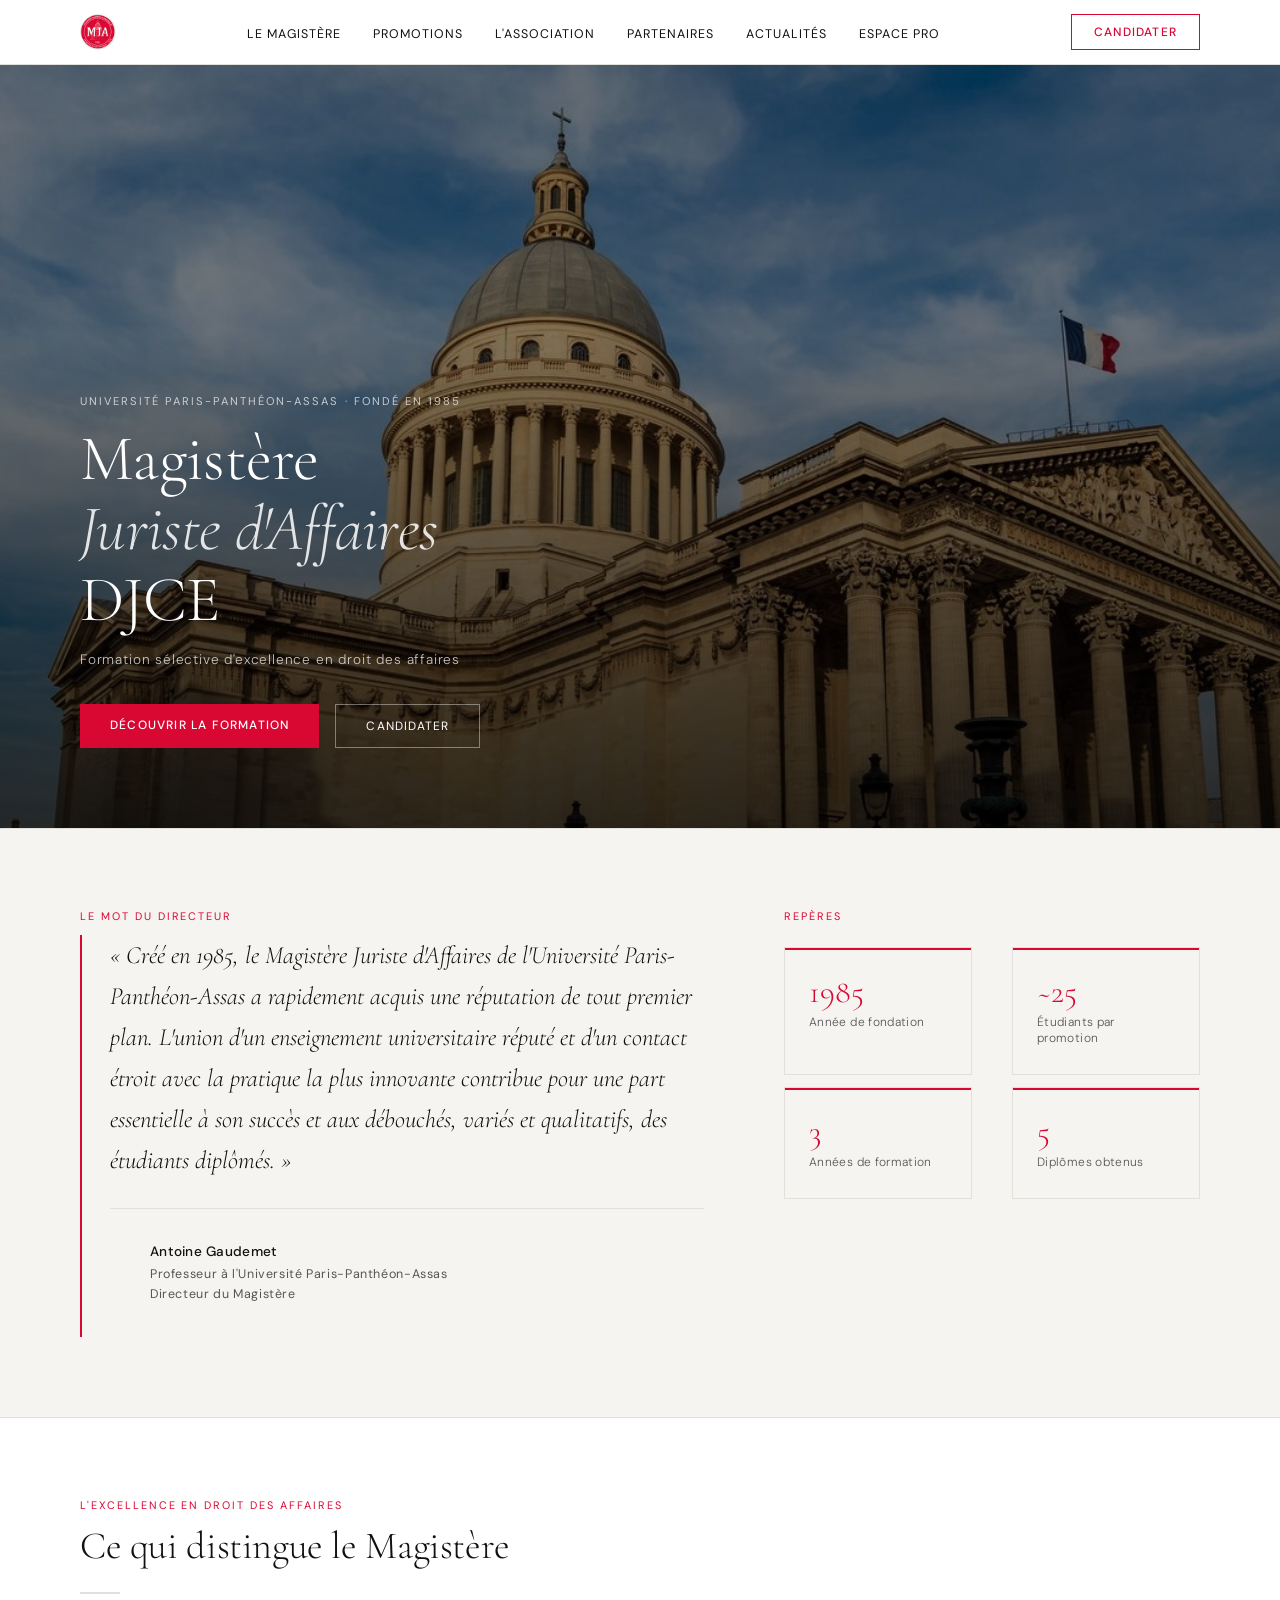
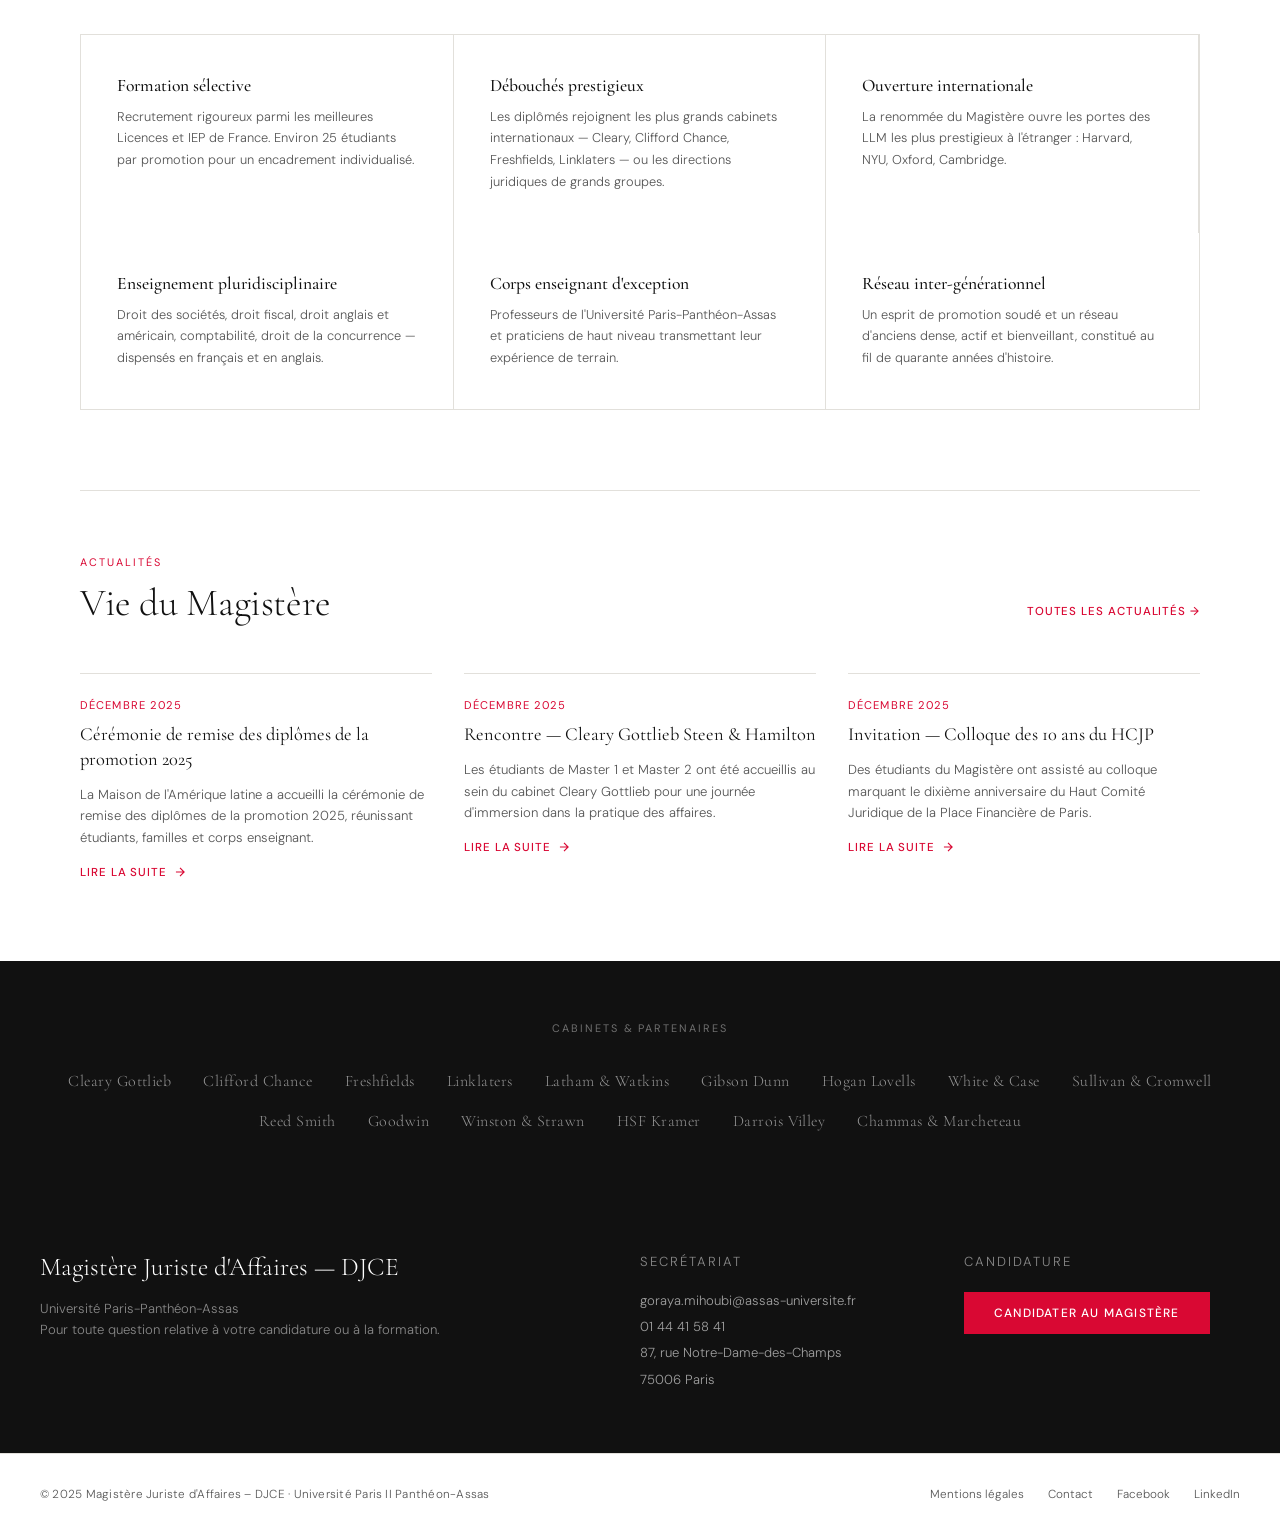
<file: index.html>
<!DOCTYPE html>
<html lang="fr">
<head>
  <meta charset="UTF-8" />
  <meta name="viewport" content="width=device-width, initial-scale=1.0" />
  <title>MJA — Magistère Juriste d'Affaires – DJCE</title>
  <link rel="stylesheet" href="style.css" />
</head>
<body>

<!-- ══ NAVIGATION ═══════════════════════════════════════════════ -->
<header class="site-header" id="header">
  <nav class="nav-inner">
    <a href="index.html" class="nav-logo">
      <img src="logo.png" alt="MJA" />
    </a>

    <ul class="nav-links" id="navLinks">
      <li class="has-dropdown">
        <a href="presentation.html">Le Magistère</a>
        <ul class="dropdown">
          <li><a href="presentation.html">Présentation</a></li>
          <li><a href="admission.html">Admission</a></li>
          <li><a href="#">Enseignements</a></li>
          <li><a href="#">Mémoires</a></li>
          <li><a href="#">Débouchés</a></li>
        </ul>
      </li>
      <li class="has-dropdown">
        <a href="#">Promotions</a>
        <ul class="dropdown">
          <li><a href="promotion-2027.html">Promotion 2026</a></li>
          <li><a href="promotion-2027.html">Promotion 2027</a></li>
          <li><a href="promotion-2027.html">Promotion 2028</a></li>
          <li><a href="promotion-2027.html">Anciennes promotions</a></li>
        </ul>
      </li>
      <li class="has-dropdown">
        <a href="#">L'Association</a>
        <ul class="dropdown">
          <li><a href="#">Présentation</a></li>
          <li><a href="#">Bureau 2026</a></li>
          <li><a href="#">Anciens bureaux</a></li>
        </ul>
      </li>
      <li><a href="#">Partenaires</a></li>
      <li><a href="#">Actualités</a></li>
      <li><a href="#">Espace Pro</a></li>
    </ul>

    <a href="admission.html" class="nav-cta">Candidater</a>

    <button class="hamburger" id="hamburger" aria-label="Menu">
      <span></span><span></span><span></span>
    </button>
  </nav>
</header>


<!-- ══ HERO ══════════════════════════════════════════════════════ -->
<section class="hero">
  <!--
    PHOTO DU PANTHÉON : remplacer la div ci-dessous par :
    <img src="pantheon.jpg" alt="Panthéon" class="hero-img" />
  -->
  <img src="pantheon.png" alt="Panthéon" class="hero-img" />
  <div class="hero-overlay"></div>

  <div class="hero-content">
    <p class="hero-label">Université Paris-Panthéon-Assas · Fondé en 1985</p>
    <h1 class="hero-title">
      Magistère<br/>
      <em>Juriste d'Affaires</em><br/>
      DJCE
    </h1>
    <p class="hero-sub">Formation sélective d'excellence en droit des affaires</p>
    <div class="hero-actions">
      <a href="presentation.html" class="btn-primary">Découvrir la formation</a>
      <a href="admission.html" class="btn-ghost">Candidater</a>
    </div>
  </div>
</section>


<!-- ══ MOT DU DIRECTEUR ══════════════════════════════════════════ -->
<div class="director-section">
  <div class="director-inner">
    <div>
      <p class="section-label reveal">Le Mot du Directeur</p>
      <blockquote class="director-quote reveal delay-1">
        « Créé en 1985, le Magistère Juriste d'Affaires de l'Université Paris-Panthéon-Assas a rapidement acquis une réputation de tout premier plan. L'union d'un enseignement universitaire réputé et d'un contact étroit avec la pratique la plus innovante contribue pour une part essentielle à son succès et aux débouchés, variés et qualitatifs, des étudiants diplômés. »
        <footer class="director-attr">
          <strong>Antoine Gaudemet</strong>
          Professeur à l'Université Paris-Panthéon-Assas<br/>
          Directeur du Magistère
        </footer>
      </blockquote>
    </div>
    <div class="reveal delay-2">
      <p class="section-label">Repères</p>
      <div class="admission-stats-row" style="margin-top:24px">
        <div class="admission-stat-mini">
          <div class="num">1985</div>
          <div class="label">Année de fondation</div>
        </div>
        <div class="admission-stat-mini">
          <div class="num">~25</div>
          <div class="label">Étudiants par promotion</div>
        </div>
      </div>
      <div class="admission-stats-row" style="margin-top:12px">
        <div class="admission-stat-mini">
          <div class="num">3</div>
          <div class="label">Années de formation</div>
        </div>
        <div class="admission-stat-mini">
          <div class="num">5</div>
          <div class="label">Diplômes obtenus</div>
        </div>
      </div>
    </div>
  </div>
</div>


<!-- ══ ATOUTS ════════════════════════════════════════════════════ -->
<section class="section">
  <p class="section-label reveal">L'excellence en droit des affaires</p>
  <h2 class="section-title reveal delay-1">Ce qui distingue le Magistère</h2>
  <div class="section-rule reveal delay-2"></div>

  <div class="highlights" style="margin-top:40px">
    <div class="highlight-item reveal">
      <div class="highlight-title">Formation sélective</div>
      <p class="highlight-text">Recrutement rigoureux parmi les meilleures Licences et IEP de France. Environ 25 étudiants par promotion pour un encadrement individualisé.</p>
    </div>
    <div class="highlight-item reveal delay-1">
      <div class="highlight-title">Débouchés prestigieux</div>
      <p class="highlight-text">Les diplômés rejoignent les plus grands cabinets internationaux — Cleary, Clifford Chance, Freshfields, Linklaters — ou les directions juridiques de grands groupes.</p>
    </div>
    <div class="highlight-item reveal delay-2">
      <div class="highlight-title">Ouverture internationale</div>
      <p class="highlight-text">La renommée du Magistère ouvre les portes des LLM les plus prestigieux à l'étranger : Harvard, NYU, Oxford, Cambridge.</p>
    </div>
    <div class="highlight-item reveal">
      <div class="highlight-title">Enseignement pluridisciplinaire</div>
      <p class="highlight-text">Droit des sociétés, droit fiscal, droit anglais et américain, comptabilité, droit de la concurrence — dispensés en français et en anglais.</p>
    </div>
    <div class="highlight-item reveal delay-1">
      <div class="highlight-title">Corps enseignant d'exception</div>
      <p class="highlight-text">Professeurs de l'Université Paris-Panthéon-Assas et praticiens de haut niveau transmettant leur expérience de terrain.</p>
    </div>
    <div class="highlight-item reveal delay-2">
      <div class="highlight-title">Réseau inter-générationnel</div>
      <p class="highlight-text">Un esprit de promotion soudé et un réseau d'anciens dense, actif et bienveillant, constitué au fil de quarante années d'histoire.</p>
    </div>
  </div>
</section>


<!-- ══ ACTUALITÉS ════════════════════════════════════════════════ -->
<section class="section" style="padding-top:0">
  <div style="display:flex; justify-content:space-between; align-items:flex-end; border-top: 1px solid var(--border); padding-top:64px">
    <div>
      <p class="section-label reveal">Actualités</p>
      <h2 class="section-title reveal delay-1">Vie du Magistère</h2>
    </div>
    <a href="#" style="font-family:var(--sans);font-size:.72rem;letter-spacing:.08em;text-transform:uppercase;color:var(--red);font-weight:500;white-space:nowrap;margin-bottom:6px">Toutes les actualités →</a>
  </div>

  <div class="news-grid">
    <article class="news-card reveal">
      <p class="news-date">Décembre 2025</p>
      <h3>Cérémonie de remise des diplômes de la promotion 2025</h3>
      <p class="news-excerpt">La Maison de l'Amérique latine a accueilli la cérémonie de remise des diplômes de la promotion 2025, réunissant étudiants, familles et corps enseignant.</p>
      <a href="#" class="news-link">Lire la suite <svg width="14" height="14" viewBox="0 0 24 24" fill="none" stroke="currentColor" stroke-width="2"><path d="M5 12h14M12 5l7 7-7 7"/></svg></a>
    </article>
    <article class="news-card reveal delay-1">
      <p class="news-date">Décembre 2025</p>
      <h3>Rencontre — Cleary Gottlieb Steen &amp; Hamilton</h3>
      <p class="news-excerpt">Les étudiants de Master 1 et Master 2 ont été accueillis au sein du cabinet Cleary Gottlieb pour une journée d'immersion dans la pratique des affaires.</p>
      <a href="#" class="news-link">Lire la suite <svg width="14" height="14" viewBox="0 0 24 24" fill="none" stroke="currentColor" stroke-width="2"><path d="M5 12h14M12 5l7 7-7 7"/></svg></a>
    </article>
    <article class="news-card reveal delay-2">
      <p class="news-date">Décembre 2025</p>
      <h3>Invitation — Colloque des 10 ans du HCJP</h3>
      <p class="news-excerpt">Des étudiants du Magistère ont assisté au colloque marquant le dixième anniversaire du Haut Comité Juridique de la Place Financière de Paris.</p>
      <a href="#" class="news-link">Lire la suite <svg width="14" height="14" viewBox="0 0 24 24" fill="none" stroke="currentColor" stroke-width="2"><path d="M5 12h14M12 5l7 7-7 7"/></svg></a>
    </article>
  </div>
</section>


<!-- ══ PARTENAIRES ═══════════════════════════════════════════════ -->
<div class="partners-section">
  <div class="partners-inner">
    <p class="partners-label">Cabinets &amp; partenaires</p>
    <div class="partners-grid">
      <span class="partner-name">Cleary Gottlieb</span>
      <span class="partner-name">Clifford Chance</span>
      <span class="partner-name">Freshfields</span>
      <span class="partner-name">Linklaters</span>
      <span class="partner-name">Latham &amp; Watkins</span>
      <span class="partner-name">Gibson Dunn</span>
      <span class="partner-name">Hogan Lovells</span>
      <span class="partner-name">White &amp; Case</span>
      <span class="partner-name">Sullivan &amp; Cromwell</span>
      <span class="partner-name">Reed Smith</span>
      <span class="partner-name">Goodwin</span>
      <span class="partner-name">Winston &amp; Strawn</span>
      <span class="partner-name">HSF Kramer</span>
      <span class="partner-name">Darrois Villey</span>
      <span class="partner-name">Chammas &amp; Marcheteau</span>
    </div>
  </div>
</div>


<!-- ══ CONTACT ═══════════════════════════════════════════════════ -->
<div class="contact-bar">
  <div class="contact-bar-inner">
    <div>
      <h3>Magistère Juriste d'Affaires — DJCE</h3>
      <p>Université Paris-Panthéon-Assas<br/>Pour toute question relative à votre candidature ou à la formation.</p>
    </div>
    <div>
      <p class="contact-bar-label">Secrétariat</p>
      <div class="contact-detail">
        <a href="mailto:goraya.mihoubi@assas-universite.fr">goraya.mihoubi@assas-universite.fr</a><br/>
        01 44 41 58 41<br/>
        87, rue Notre-Dame-des-Champs<br/>75006 Paris
      </div>
    </div>
    <div>
      <p class="contact-bar-label">Candidature</p>
      <a href="admission.html" class="btn-primary" style="display:inline-block; margin-top:4px">Candidater au Magistère</a>
    </div>
  </div>
</div>


<!-- ══ FOOTER ════════════════════════════════════════════════════ -->
<footer>
  <div class="footer-inner">
    <p class="footer-copy">© 2025 Magistère Juriste d'Affaires – DJCE · Université Paris II Panthéon-Assas</p>
    <div class="footer-links">
      <a href="#">Mentions légales</a>
      <a href="#">Contact</a>
      <a href="https://www.facebook.com/mja.assas/" target="_blank" rel="noopener">Facebook</a>
      <a href="https://www.linkedin.com/edu/school?id=375008" target="_blank" rel="noopener">LinkedIn</a>
    </div>
  </div>
</footer>


<script>
  // Scroll header shadow
  const header = document.getElementById('header');
  window.addEventListener('scroll', () => {
    header.classList.toggle('scrolled', window.scrollY > 20);
  });

  // Mobile menu
  const hamburger = document.getElementById('hamburger');
  const navLinks  = document.getElementById('navLinks');
  hamburger.addEventListener('click', () => {
    navLinks.classList.toggle('open');
  });

  // Scroll-reveal
  const reveals = document.querySelectorAll('.reveal, .step');
  const observer = new IntersectionObserver((entries) => {
    entries.forEach(e => {
      if (e.isIntersecting) { e.target.classList.add('visible'); observer.unobserve(e.target); }
    });
  }, { threshold: 0.12 });

  reveals.forEach(el => observer.observe(el));
</script>
</body>
</html>
</file>
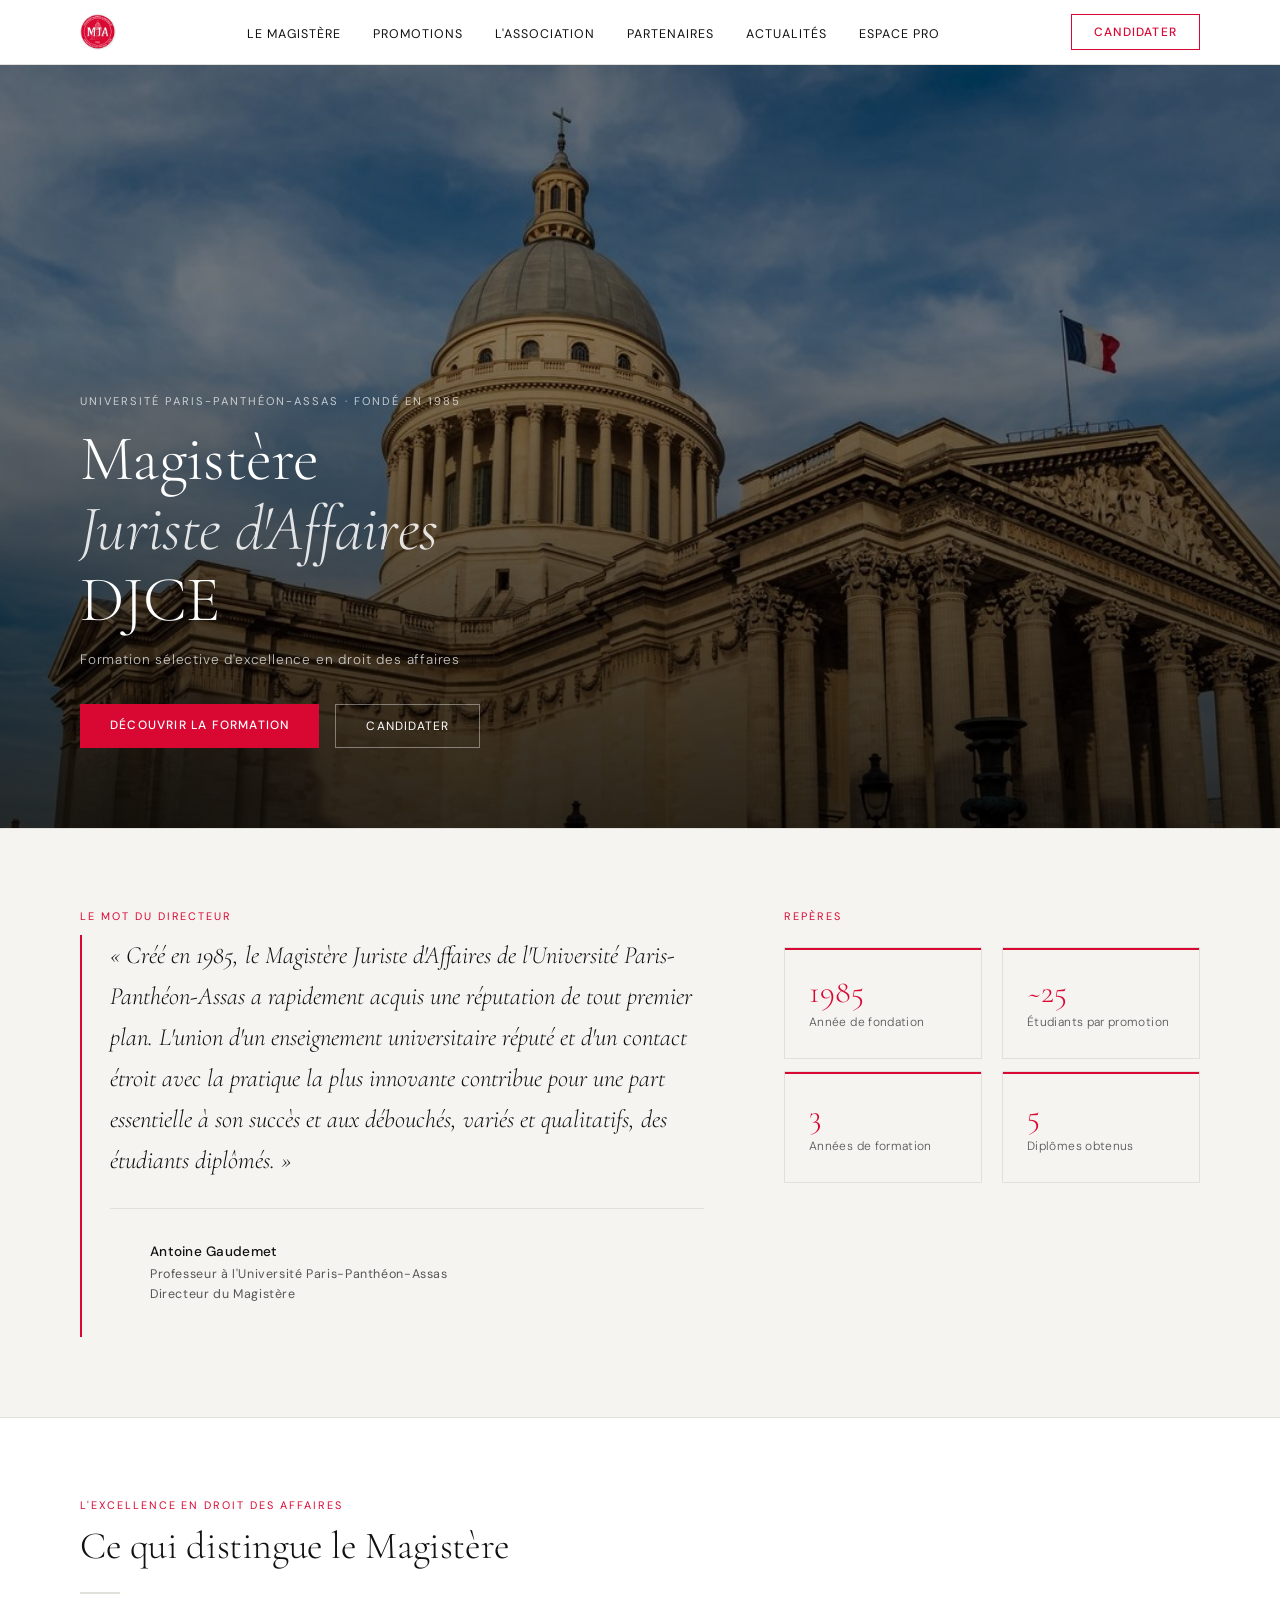
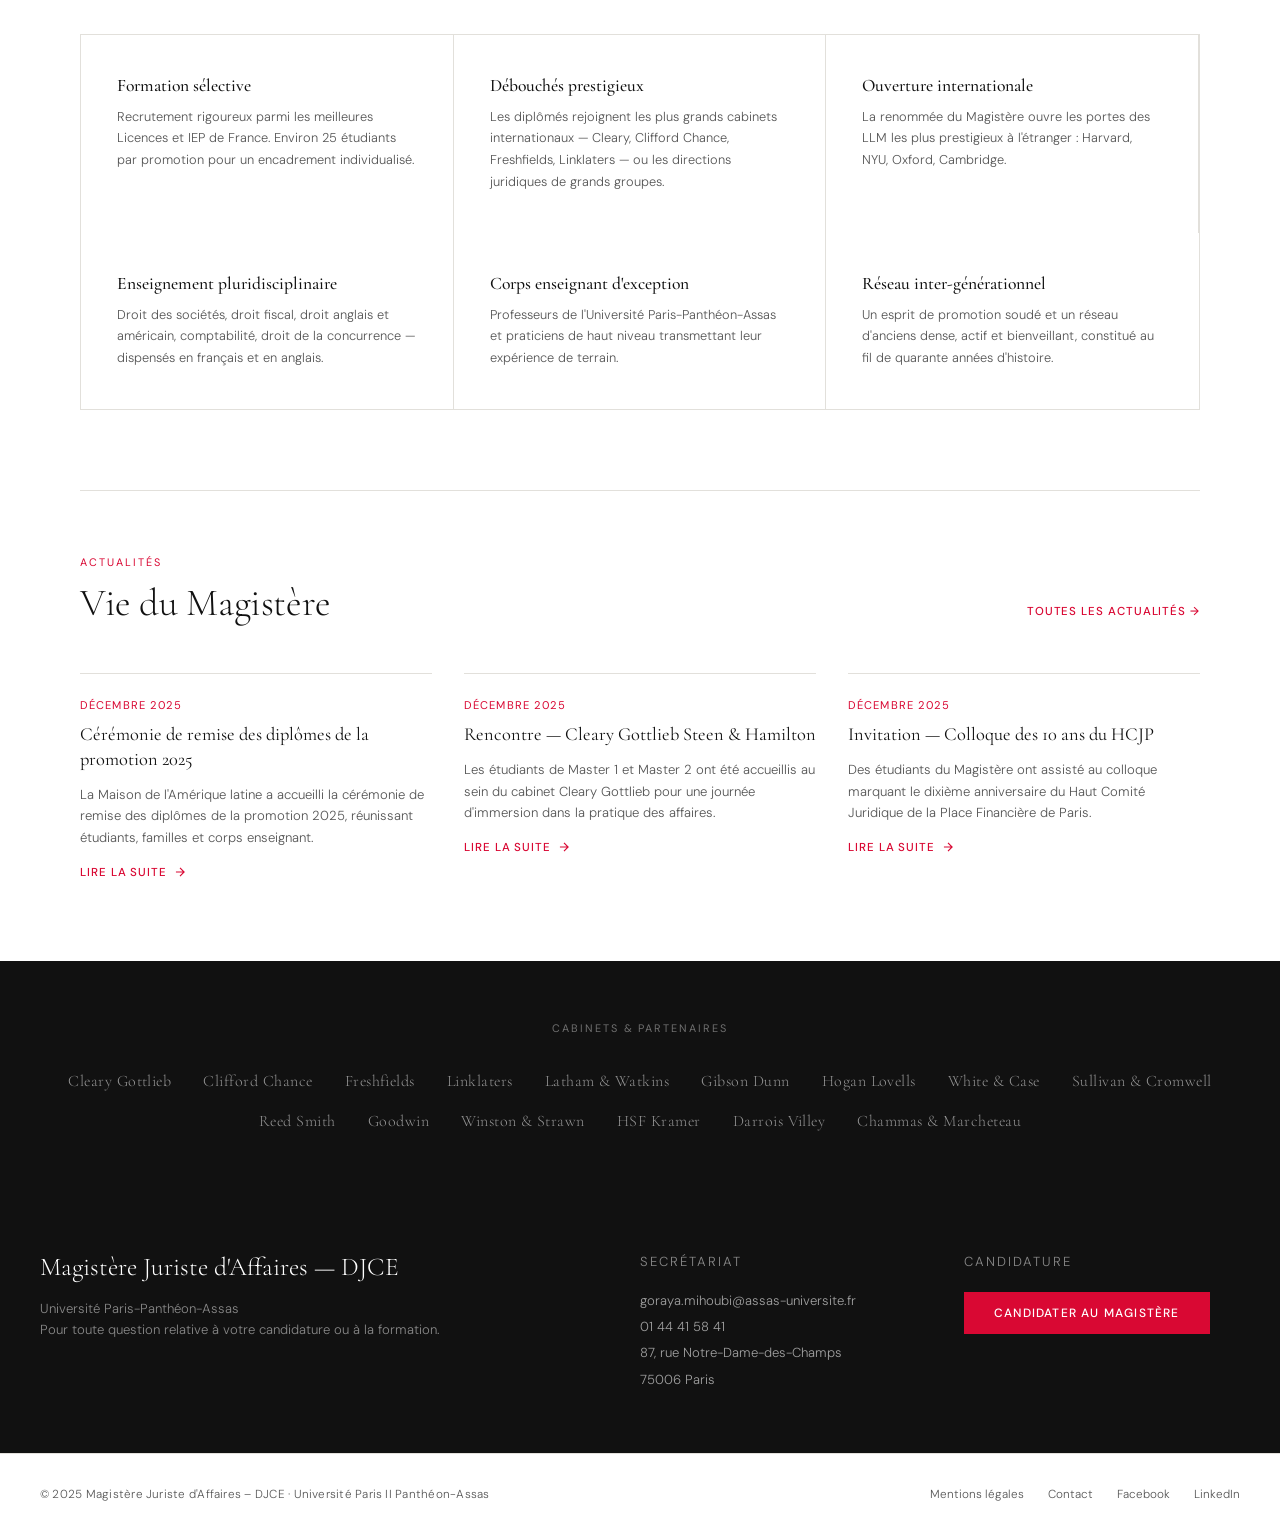
<file: mja-site/index.html>
<!DOCTYPE html>
<html lang="fr">
<head>
  <meta charset="UTF-8" />
  <meta name="viewport" content="width=device-width, initial-scale=1.0" />
  <title>MJA — Magistère Juriste d'Affaires – DJCE</title>
  <link rel="stylesheet" href="style.css" />
</head>
<body>

<!-- ══ NAVIGATION ═══════════════════════════════════════════════ -->
<header class="site-header" id="header">
  <nav class="nav-inner">
    <a href="index.html" class="nav-logo">
      <img src="logo.png" alt="MJA" />
    </a>

    <ul class="nav-links" id="navLinks">
      <li class="has-dropdown">
        <a href="presentation.html">Le Magistère</a>
        <ul class="dropdown">
          <li><a href="presentation.html">Présentation</a></li>
          <li><a href="admission.html">Admission</a></li>
          <li><a href="#">Enseignements</a></li>
          <li><a href="#">Mémoires</a></li>
          <li><a href="#">Débouchés</a></li>
        </ul>
      </li>
      <li class="has-dropdown">
        <a href="#">Promotions</a>
        <ul class="dropdown">
          <li><a href="#">Promotion 2026</a></li>
          <li><a href="#">Promotion 2027</a></li>
          <li><a href="#">Promotion 2028</a></li>
          <li><a href="#">Anciennes promotions</a></li>
        </ul>
      </li>
      <li class="has-dropdown">
        <a href="#">L'Association</a>
        <ul class="dropdown">
          <li><a href="#">Présentation</a></li>
          <li><a href="#">Bureau 2026</a></li>
          <li><a href="#">Anciens bureaux</a></li>
        </ul>
      </li>
      <li><a href="#">Partenaires</a></li>
      <li><a href="#">Actualités</a></li>
      <li><a href="#">Espace Pro</a></li>
    </ul>

    <a href="admission.html" class="nav-cta">Candidater</a>

    <button class="hamburger" id="hamburger" aria-label="Menu">
      <span></span><span></span><span></span>
    </button>
  </nav>
</header>


<!-- ══ HERO ══════════════════════════════════════════════════════ -->
<section class="hero">
  <!--
    PHOTO DU PANTHÉON : remplacer la div ci-dessous par :
    <img src="pantheon.jpg" alt="Panthéon" class="hero-img" />
  -->
  <img src="pantheon.png" alt="Panthéon" class="hero-img" />
  <div class="hero-overlay"></div>

  <div class="hero-content">
    <p class="hero-label">Université Paris-Panthéon-Assas · Fondé en 1985</p>
    <h1 class="hero-title">
      Magistère<br/>
      <em>Juriste d'Affaires</em><br/>
      DJCE
    </h1>
    <p class="hero-sub">Formation sélective d'excellence en droit des affaires</p>
    <div class="hero-actions">
      <a href="presentation.html" class="btn-primary">Découvrir la formation</a>
      <a href="admission.html" class="btn-ghost">Candidater</a>
    </div>
  </div>
</section>


<!-- ══ MOT DU DIRECTEUR ══════════════════════════════════════════ -->
<div class="director-section">
  <div class="director-inner">
    <div>
      <p class="section-label reveal">Le Mot du Directeur</p>
      <blockquote class="director-quote reveal delay-1">
        « Créé en 1985, le Magistère Juriste d'Affaires de l'Université Paris-Panthéon-Assas a rapidement acquis une réputation de tout premier plan. L'union d'un enseignement universitaire réputé et d'un contact étroit avec la pratique la plus innovante contribue pour une part essentielle à son succès et aux débouchés, variés et qualitatifs, des étudiants diplômés. »
        <footer class="director-attr">
          <strong>Antoine Gaudemet</strong>
          Professeur à l'Université Paris-Panthéon-Assas<br/>
          Directeur du Magistère
        </footer>
      </blockquote>
    </div>
    <div class="reveal delay-2">
      <p class="section-label">Repères</p>
      <div class="admission-stats-row" style="margin-top:24px">
        <div class="admission-stat-mini">
          <div class="num">1985</div>
          <div class="label">Année de fondation</div>
        </div>
        <div class="admission-stat-mini">
          <div class="num">~25</div>
          <div class="label">Étudiants par promotion</div>
        </div>
      </div>
      <div class="admission-stats-row" style="margin-top:12px">
        <div class="admission-stat-mini">
          <div class="num">3</div>
          <div class="label">Années de formation</div>
        </div>
        <div class="admission-stat-mini">
          <div class="num">5</div>
          <div class="label">Diplômes obtenus</div>
        </div>
      </div>
    </div>
  </div>
</div>


<!-- ══ ATOUTS ════════════════════════════════════════════════════ -->
<section class="section">
  <p class="section-label reveal">L'excellence en droit des affaires</p>
  <h2 class="section-title reveal delay-1">Ce qui distingue le Magistère</h2>
  <div class="section-rule reveal delay-2"></div>

  <div class="highlights" style="margin-top:40px">
    <div class="highlight-item reveal">
      <div class="highlight-title">Formation sélective</div>
      <p class="highlight-text">Recrutement rigoureux parmi les meilleures Licences et IEP de France. Environ 25 étudiants par promotion pour un encadrement individualisé.</p>
    </div>
    <div class="highlight-item reveal delay-1">
      <div class="highlight-title">Débouchés prestigieux</div>
      <p class="highlight-text">Les diplômés rejoignent les plus grands cabinets internationaux — Cleary, Clifford Chance, Freshfields, Linklaters — ou les directions juridiques de grands groupes.</p>
    </div>
    <div class="highlight-item reveal delay-2">
      <div class="highlight-title">Ouverture internationale</div>
      <p class="highlight-text">La renommée du Magistère ouvre les portes des LLM les plus prestigieux à l'étranger : Harvard, NYU, Oxford, Cambridge.</p>
    </div>
    <div class="highlight-item reveal">
      <div class="highlight-title">Enseignement pluridisciplinaire</div>
      <p class="highlight-text">Droit des sociétés, droit fiscal, droit anglais et américain, comptabilité, droit de la concurrence — dispensés en français et en anglais.</p>
    </div>
    <div class="highlight-item reveal delay-1">
      <div class="highlight-title">Corps enseignant d'exception</div>
      <p class="highlight-text">Professeurs de l'Université Paris-Panthéon-Assas et praticiens de haut niveau transmettant leur expérience de terrain.</p>
    </div>
    <div class="highlight-item reveal delay-2">
      <div class="highlight-title">Réseau inter-générationnel</div>
      <p class="highlight-text">Un esprit de promotion soudé et un réseau d'anciens dense, actif et bienveillant, constitué au fil de quarante années d'histoire.</p>
    </div>
  </div>
</section>


<!-- ══ ACTUALITÉS ════════════════════════════════════════════════ -->
<section class="section" style="padding-top:0">
  <div style="display:flex; justify-content:space-between; align-items:flex-end; border-top: 1px solid var(--border); padding-top:64px">
    <div>
      <p class="section-label reveal">Actualités</p>
      <h2 class="section-title reveal delay-1">Vie du Magistère</h2>
    </div>
    <a href="#" style="font-family:var(--sans);font-size:.72rem;letter-spacing:.08em;text-transform:uppercase;color:var(--red);font-weight:500;white-space:nowrap;margin-bottom:6px">Toutes les actualités →</a>
  </div>

  <div class="news-grid">
    <article class="news-card reveal">
      <p class="news-date">Décembre 2025</p>
      <h3>Cérémonie de remise des diplômes de la promotion 2025</h3>
      <p class="news-excerpt">La Maison de l'Amérique latine a accueilli la cérémonie de remise des diplômes de la promotion 2025, réunissant étudiants, familles et corps enseignant.</p>
      <a href="#" class="news-link">Lire la suite <svg width="14" height="14" viewBox="0 0 24 24" fill="none" stroke="currentColor" stroke-width="2"><path d="M5 12h14M12 5l7 7-7 7"/></svg></a>
    </article>
    <article class="news-card reveal delay-1">
      <p class="news-date">Décembre 2025</p>
      <h3>Rencontre — Cleary Gottlieb Steen &amp; Hamilton</h3>
      <p class="news-excerpt">Les étudiants de Master 1 et Master 2 ont été accueillis au sein du cabinet Cleary Gottlieb pour une journée d'immersion dans la pratique des affaires.</p>
      <a href="#" class="news-link">Lire la suite <svg width="14" height="14" viewBox="0 0 24 24" fill="none" stroke="currentColor" stroke-width="2"><path d="M5 12h14M12 5l7 7-7 7"/></svg></a>
    </article>
    <article class="news-card reveal delay-2">
      <p class="news-date">Décembre 2025</p>
      <h3>Invitation — Colloque des 10 ans du HCJP</h3>
      <p class="news-excerpt">Des étudiants du Magistère ont assisté au colloque marquant le dixième anniversaire du Haut Comité Juridique de la Place Financière de Paris.</p>
      <a href="#" class="news-link">Lire la suite <svg width="14" height="14" viewBox="0 0 24 24" fill="none" stroke="currentColor" stroke-width="2"><path d="M5 12h14M12 5l7 7-7 7"/></svg></a>
    </article>
  </div>
</section>


<!-- ══ PARTENAIRES ═══════════════════════════════════════════════ -->
<div class="partners-section">
  <div class="partners-inner">
    <p class="partners-label">Cabinets &amp; partenaires</p>
    <div class="partners-grid">
      <span class="partner-name">Cleary Gottlieb</span>
      <span class="partner-name">Clifford Chance</span>
      <span class="partner-name">Freshfields</span>
      <span class="partner-name">Linklaters</span>
      <span class="partner-name">Latham &amp; Watkins</span>
      <span class="partner-name">Gibson Dunn</span>
      <span class="partner-name">Hogan Lovells</span>
      <span class="partner-name">White &amp; Case</span>
      <span class="partner-name">Sullivan &amp; Cromwell</span>
      <span class="partner-name">Reed Smith</span>
      <span class="partner-name">Goodwin</span>
      <span class="partner-name">Winston &amp; Strawn</span>
      <span class="partner-name">HSF Kramer</span>
      <span class="partner-name">Darrois Villey</span>
      <span class="partner-name">Chammas &amp; Marcheteau</span>
    </div>
  </div>
</div>


<!-- ══ CONTACT ═══════════════════════════════════════════════════ -->
<div class="contact-bar">
  <div class="contact-bar-inner">
    <div>
      <h3>Magistère Juriste d'Affaires — DJCE</h3>
      <p>Université Paris-Panthéon-Assas<br/>Pour toute question relative à votre candidature ou à la formation.</p>
    </div>
    <div>
      <p class="contact-bar-label">Secrétariat</p>
      <div class="contact-detail">
        <a href="mailto:goraya.mihoubi@assas-universite.fr">goraya.mihoubi@assas-universite.fr</a><br/>
        01 44 41 58 41<br/>
        87, rue Notre-Dame-des-Champs<br/>75006 Paris
      </div>
    </div>
    <div>
      <p class="contact-bar-label">Candidature</p>
      <a href="admission.html" class="btn-primary" style="display:inline-block; margin-top:4px">Candidater au Magistère</a>
    </div>
  </div>
</div>


<!-- ══ FOOTER ════════════════════════════════════════════════════ -->
<footer>
  <div class="footer-inner">
    <p class="footer-copy">© 2025 Magistère Juriste d'Affaires – DJCE · Université Paris II Panthéon-Assas</p>
    <div class="footer-links">
      <a href="#">Mentions légales</a>
      <a href="#">Contact</a>
      <a href="https://www.facebook.com/mja.assas/" target="_blank" rel="noopener">Facebook</a>
      <a href="https://www.linkedin.com/edu/school?id=375008" target="_blank" rel="noopener">LinkedIn</a>
    </div>
  </div>
</footer>


<script>
  // Scroll header shadow
  const header = document.getElementById('header');
  window.addEventListener('scroll', () => {
    header.classList.toggle('scrolled', window.scrollY > 20);
  });

  // Mobile menu
  const hamburger = document.getElementById('hamburger');
  const navLinks  = document.getElementById('navLinks');
  hamburger.addEventListener('click', () => {
    navLinks.classList.toggle('open');
  });

  // Scroll-reveal
  const reveals = document.querySelectorAll('.reveal, .step');
  const observer = new IntersectionObserver((entries) => {
    entries.forEach(e => {
      if (e.isIntersecting) { e.target.classList.add('visible'); observer.unobserve(e.target); }
    });
  }, { threshold: 0.12 });

  reveals.forEach(el => observer.observe(el));
</script>
</body>
</html>
</file>
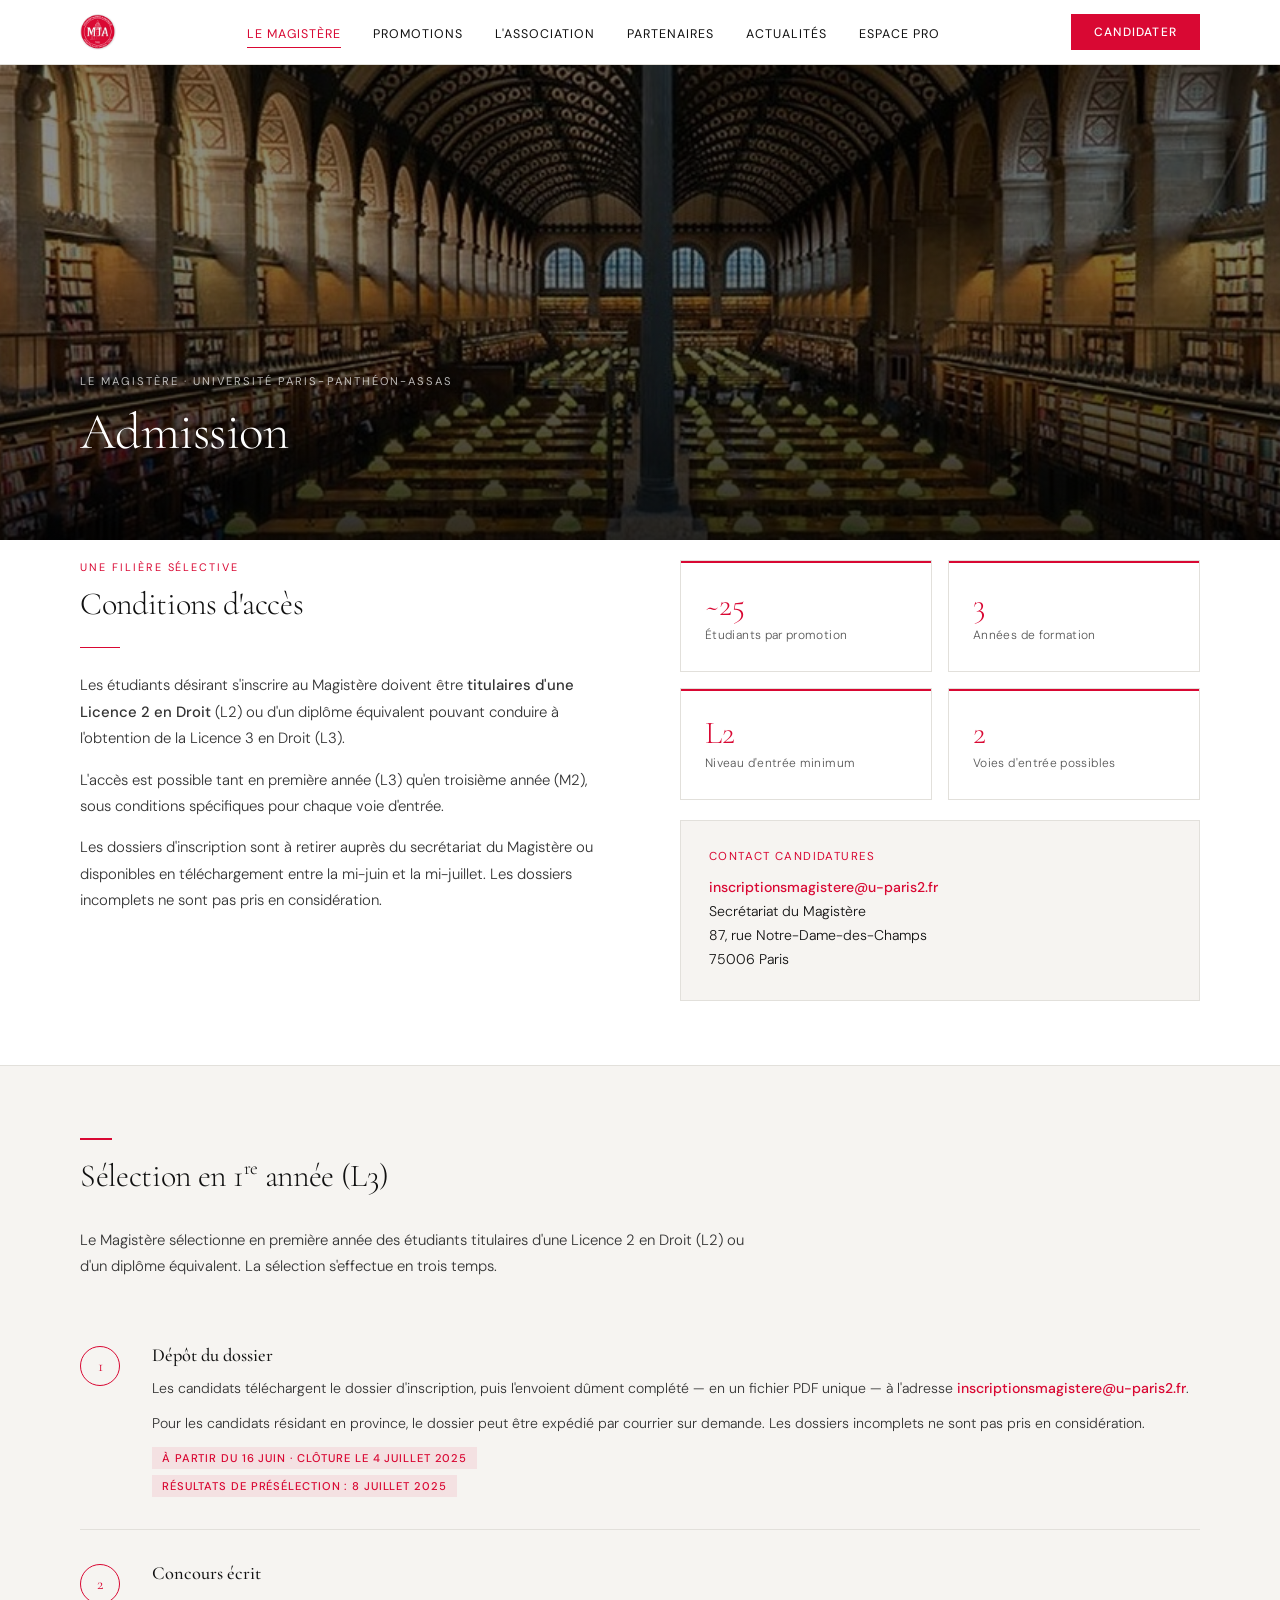
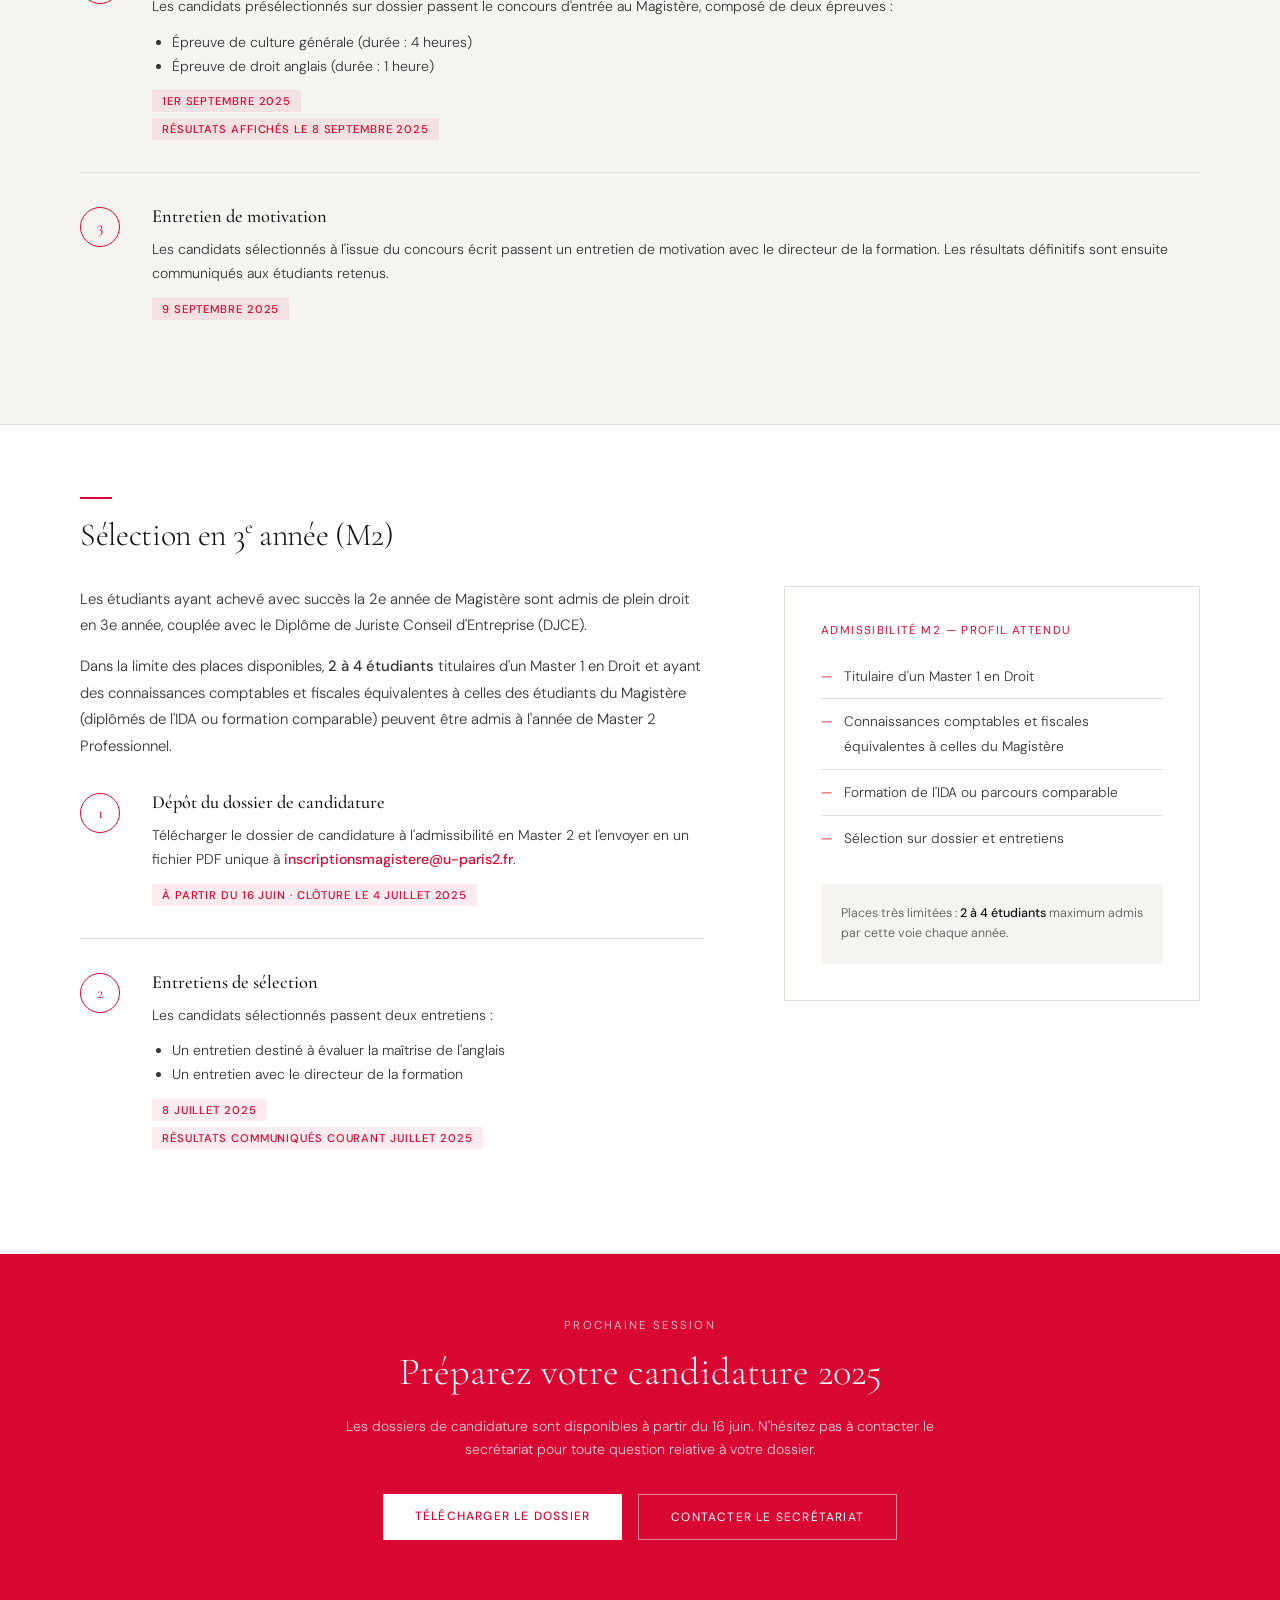
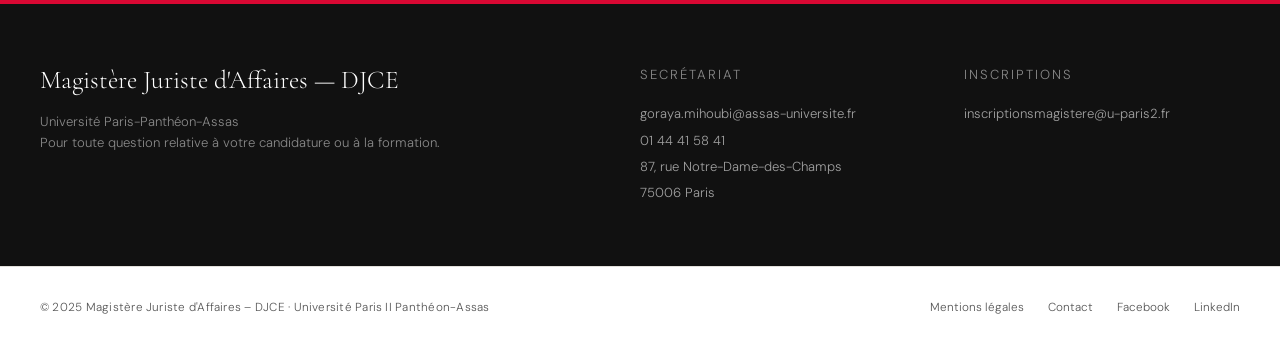
<file: admission.html>
<!DOCTYPE html>
<html lang="fr">
<head>
  <meta charset="UTF-8" />
  <meta name="viewport" content="width=device-width, initial-scale=1.0" />
  <title>Admission — MJA · Magistère Juriste d'Affaires DJCE</title>
  <link rel="stylesheet" href="style.css" />
</head>
<body>

<!-- ══ NAVIGATION ═══════════════════════════════════════════════ -->
<header class="site-header" id="header">
  <nav class="nav-inner">
    <a href="index.html" class="nav-logo">
      <img src="logo.png" alt="MJA" />
    </a>

    <ul class="nav-links" id="navLinks">
      <li class="has-dropdown">
        <a href="presentation.html" class="active">Le Magistère</a>
        <ul class="dropdown">
          <li><a href="presentation.html">Présentation</a></li>
          <li><a href="admission.html">Admission</a></li>
          <li><a href="#">Enseignements</a></li>
          <li><a href="#">Mémoires</a></li>
          <li><a href="#">Débouchés</a></li>
        </ul>
      </li>
      <li class="has-dropdown">
        <a href="#">Promotions</a>
        <ul class="dropdown">
          <li><a href="promotion-2027.html">Promotion 2026</a></li>
          <li><a href="promotion-2027.html">Promotion 2027</a></li>
          <li><a href="promotion-2027.html">Promotion 2028</a></li>
          <li><a href="promotion-2027.html">Anciennes promotions</a></li>
        </ul>
      </li>
      <li class="has-dropdown">
        <a href="#">L'Association</a>
        <ul class="dropdown">
          <li><a href="#">Présentation</a></li>
          <li><a href="#">Bureau 2026</a></li>
          <li><a href="#">Anciens bureaux</a></li>
        </ul>
      </li>
      <li><a href="#">Partenaires</a></li>
      <li><a href="#">Actualités</a></li>
      <li><a href="#">Espace Pro</a></li>
    </ul>

    <a href="admission.html" class="nav-cta" style="background:var(--red);color:white;border-color:var(--red)">Candidater</a>

    <button class="hamburger" id="hamburger" aria-label="Menu">
      <span></span><span></span><span></span>
    </button>
  </nav>
</header>


<!-- ══ PAGE HERO ═════════════════════════════════════════════════ -->
<section class="hero" style="height:60vh; min-height:420px">
  <!-- For presentation.html: <img src="class-photo.jpg" alt="" class="hero-img" /> -->
  <img src="library.jpg"    alt="" class="hero-img" />
  <div class="hero-overlay"></div>
  <div class="hero-content">
    <p class="hero-label">Le Magistère · Université Paris-Panthéon-Assas</p>
    <h1 class="hero-title" style="font-size:clamp(2rem,4vw,3.4rem)">Admission</h1>
    <!-- or "Admission" on the admission page -->
  </div>
</section>


<!-- ══ INTRO + STATS ══════════════════════════════════════════════ -->
<div class="admission-intro">
  <div>
    <p class="section-label reveal">Une filière sélective</p>
    <h2 class="section-title reveal delay-1" style="font-size:clamp(1.6rem,2.5vw,2.2rem)">Conditions d'accès</h2>
    <div class="section-rule red reveal delay-2"></div>
    <p class="body-text reveal delay-2" style="margin-top:8px">
      Les étudiants désirant s'inscrire au Magistère doivent être <strong style="font-weight:500">titulaires d'une Licence 2 en Droit</strong> (L2) ou d'un diplôme équivalent pouvant conduire à l'obtention de la Licence 3 en Droit (L3).
    </p>
    <p class="body-text reveal delay-2" style="margin-top:1em">
      L'accès est possible tant en première année (L3) qu'en troisième année (M2), sous conditions spécifiques pour chaque voie d'entrée.
    </p>
    <p class="body-text reveal delay-2" style="margin-top:1em">
      Les dossiers d'inscription sont à retirer auprès du secrétariat du Magistère ou disponibles en téléchargement entre la mi-juin et la mi-juillet. Les dossiers incomplets ne sont pas pris en considération.
    </p>
  </div>

  <div class="reveal delay-2">
    <div style="display:grid; grid-template-columns:1fr 1fr; gap:16px">
      <div class="admission-stat-mini">
        <div class="num">~25</div>
        <div class="label">Étudiants par promotion</div>
      </div>
      <div class="admission-stat-mini">
        <div class="num">3</div>
        <div class="label">Années de formation</div>
      </div>
      <div class="admission-stat-mini">
        <div class="num">L2</div>
        <div class="label">Niveau d'entrée minimum</div>
      </div>
      <div class="admission-stat-mini">
        <div class="num">2</div>
        <div class="label">Voies d'entrée possibles</div>
      </div>
    </div>

    <div style="margin-top:20px; background:var(--light); border:1px solid var(--border); padding:28px">
      <p style="font-family:var(--sans);font-size:.72rem;letter-spacing:.12em;text-transform:uppercase;color:var(--red);margin-bottom:12px">Contact candidatures</p>
      <p style="font-family:var(--sans);font-size:.88rem;font-weight:300;color:var(--black);line-height:1.7">
        <a href="mailto:inscriptionsmagistere@u-paris2.fr" style="color:var(--red);font-weight:500">inscriptionsmagistere@u-paris2.fr</a><br/>
        Secrétariat du Magistère<br/>
        87, rue Notre-Dame-des-Champs<br/>
        75006 Paris
      </p>
    </div>
  </div>
</div>


<!-- ══ SÉLECTION 1re ANNÉE ════════════════════════════════════════ -->
<div style="background:var(--light); border-top:1px solid var(--border); border-bottom:1px solid var(--border)">
  <div class="content-block" style="background:transparent; border:none">
    <h2 class="reveal">Sélection en 1<sup style="font-size:.6em">re</sup> année (L3)</h2>
    <p class="body-text reveal delay-1">
      Le Magistère sélectionne en première année des étudiants titulaires d'une Licence 2 en Droit (L2) ou d'un diplôme équivalent. La sélection s'effectue en trois temps.
    </p>

    <div class="steps">

      <div class="step">
        <div class="step-num">1</div>
        <div class="step-content">
          <h4>Dépôt du dossier</h4>
          <p>
            Les candidats téléchargent le dossier d'inscription, puis l'envoient dûment complété — en un fichier PDF unique — à l'adresse
            <a href="mailto:inscriptionsmagistere@u-paris2.fr" style="color:var(--red);font-weight:500">inscriptionsmagistere@u-paris2.fr</a>.
          </p>
          <p style="margin-top:.8em">Pour les candidats résidant en province, le dossier peut être expédié par courrier sur demande. Les dossiers incomplets ne sont pas pris en considération.</p>
          <span class="date-tag">À partir du 16 juin · Clôture le 4 juillet 2025</span>
          <br/>
          <span class="date-tag" style="margin-top:6px">Résultats de présélection : 8 juillet 2025</span>
        </div>
      </div>

      <div class="step">
        <div class="step-num">2</div>
        <div class="step-content">
          <h4>Concours écrit</h4>
          <p>
            Les candidats présélectionnés sur dossier passent le concours d'entrée au Magistère, composé de deux épreuves :
          </p>
          <ul style="margin-top:.8em; font-family:var(--sans); font-size:.88rem; font-weight:300; color:#333; line-height:1.72; padding-left:20px; list-style:disc">
            <li>Épreuve de culture générale (durée : 4 heures)</li>
            <li>Épreuve de droit anglais (durée : 1 heure)</li>
          </ul>
          <span class="date-tag">1er septembre 2025</span>
          <br/>
          <span class="date-tag" style="margin-top:6px">Résultats affichés le 8 septembre 2025</span>
        </div>
      </div>

      <div class="step">
        <div class="step-num">3</div>
        <div class="step-content">
          <h4>Entretien de motivation</h4>
          <p>
            Les candidats sélectionnés à l'issue du concours écrit passent un entretien de motivation avec le directeur de la formation. Les résultats définitifs sont ensuite communiqués aux étudiants retenus.
          </p>
          <span class="date-tag">9 septembre 2025</span>
        </div>
      </div>

    </div>
  </div>
</div>


<!-- ══ SÉLECTION 3e ANNÉE ═════════════════════════════════════════ -->
<div class="content-block">
  <h2 class="reveal">Sélection en 3<sup style="font-size:.6em">e</sup> année (M2)</h2>
  <div class="two-col-wide">
    <div>
      <p class="body-text reveal delay-1">
        Les étudiants ayant achevé avec succès la 2e année de Magistère sont admis de plein droit en 3e année, couplée avec le Diplôme de Juriste Conseil d'Entreprise (DJCE).
      </p>
      <p class="body-text reveal delay-1" style="margin-top:1em">
        Dans la limite des places disponibles, <strong style="font-weight:500">2 à 4 étudiants</strong> titulaires d'un Master 1 en Droit et ayant des connaissances comptables et fiscales équivalentes à celles des étudiants du Magistère (diplômés de l'IDA ou formation comparable) peuvent être admis à l'année de Master 2 Professionnel.
      </p>

      <div class="steps" style="margin-top:0">

        <div class="step">
          <div class="step-num">1</div>
          <div class="step-content">
            <h4>Dépôt du dossier de candidature</h4>
            <p>
              Télécharger le dossier de candidature à l'admissibilité en Master 2 et l'envoyer en un fichier PDF unique à
              <a href="mailto:inscriptionsmagistere@u-paris2.fr" style="color:var(--red);font-weight:500">inscriptionsmagistere@u-paris2.fr</a>.
            </p>
            <span class="date-tag">À partir du 16 juin · Clôture le 4 juillet 2025</span>
          </div>
        </div>

        <div class="step">
          <div class="step-num">2</div>
          <div class="step-content">
            <h4>Entretiens de sélection</h4>
            <p>Les candidats sélectionnés passent deux entretiens :</p>
            <ul style="margin-top:.8em; font-family:var(--sans); font-size:.88rem; font-weight:300; color:#333; line-height:1.72; padding-left:20px; list-style:disc">
              <li>Un entretien destiné à évaluer la maîtrise de l'anglais</li>
              <li>Un entretien avec le directeur de la formation</li>
            </ul>
            <span class="date-tag">8 juillet 2025</span>
            <br/>
            <span class="date-tag" style="margin-top:6px">Résultats communiqués courant juillet 2025</span>
          </div>
        </div>

      </div>
    </div>

    <div class="reveal delay-2">
      <div style="border:1px solid var(--border); padding:36px; position:sticky; top:88px">
        <p style="font-family:var(--sans);font-size:.72rem;letter-spacing:.12em;text-transform:uppercase;color:var(--red);margin-bottom:16px">Admissibilité M2 — Profil attendu</p>
        <ul style="font-family:var(--sans);font-size:.86rem;font-weight:300;color:#333;line-height:1.8;list-style:none">
          <li style="padding:10px 0; border-bottom:1px solid var(--border); display:flex; gap:12px; align-items:baseline">
            <span style="color:var(--red); flex-shrink:0">—</span>
            Titulaire d'un Master 1 en Droit
          </li>
          <li style="padding:10px 0; border-bottom:1px solid var(--border); display:flex; gap:12px; align-items:baseline">
            <span style="color:var(--red); flex-shrink:0">—</span>
            Connaissances comptables et fiscales équivalentes à celles du Magistère
          </li>
          <li style="padding:10px 0; border-bottom:1px solid var(--border); display:flex; gap:12px; align-items:baseline">
            <span style="color:var(--red); flex-shrink:0">—</span>
            Formation de l'IDA ou parcours comparable
          </li>
          <li style="padding:10px 0; display:flex; gap:12px; align-items:baseline">
            <span style="color:var(--red); flex-shrink:0">—</span>
            Sélection sur dossier et entretiens
          </li>
        </ul>
        <div style="margin-top:24px; background:var(--light); padding:20px">
          <p style="font-family:var(--sans);font-size:.78rem;color:var(--gray);font-weight:300;line-height:1.6">
            Places très limitées : <strong style="color:var(--black);font-weight:500">2 à 4 étudiants</strong> maximum admis par cette voie chaque année.
          </p>
        </div>
      </div>
    </div>
  </div>
</div>


<!-- ══ CTA ═══════════════════════════════════════════════════════ -->
<div style="background:var(--red); padding:64px 40px; text-align:center">
  <div style="max-width:600px; margin:0 auto">
    <p style="font-family:var(--sans);font-size:.72rem;letter-spacing:.18em;text-transform:uppercase;color:rgba(255,255,255,.7);margin-bottom:16px">Prochaine session</p>
    <h2 style="font-family:var(--serif);font-size:clamp(1.8rem,3vw,2.6rem);font-weight:300;color:var(--white);margin-bottom:20px">Préparez votre candidature 2025</h2>
    <p style="font-family:var(--sans);font-size:.88rem;font-weight:300;color:rgba(255,255,255,.8);line-height:1.7;margin-bottom:32px">
      Les dossiers de candidature sont disponibles à partir du 16 juin. N'hésitez pas à contacter le secrétariat pour toute question relative à votre dossier.
    </p>
    <div style="display:flex; gap:16px; justify-content:center; flex-wrap:wrap">
      <a href="mailto:inscriptionsmagistere@u-paris2.fr"
         style="font-family:var(--sans);font-size:.75rem;letter-spacing:.1em;text-transform:uppercase;font-weight:500;padding:14px 32px;background:var(--white);color:var(--red)">
        Télécharger le dossier
      </a>
      <a href="mailto:goraya.mihoubi@assas-universite.fr"
         style="font-family:var(--sans);font-size:.75rem;letter-spacing:.1em;text-transform:uppercase;font-weight:400;padding:14px 32px;border:1px solid rgba(255,255,255,.5);color:var(--white)">
        Contacter le secrétariat
      </a>
    </div>
  </div>
</div>


<!-- ══ CONTACT ═══════════════════════════════════════════════════ -->
<div class="contact-bar">
  <div class="contact-bar-inner">
    <div>
      <h3>Magistère Juriste d'Affaires — DJCE</h3>
      <p>Université Paris-Panthéon-Assas<br/>Pour toute question relative à votre candidature ou à la formation.</p>
    </div>
    <div>
      <p class="contact-bar-label">Secrétariat</p>
      <div class="contact-detail">
        <a href="mailto:goraya.mihoubi@assas-universite.fr">goraya.mihoubi@assas-universite.fr</a><br/>
        01 44 41 58 41<br/>
        87, rue Notre-Dame-des-Champs<br/>75006 Paris
      </div>
    </div>
    <div>
      <p class="contact-bar-label">Inscriptions</p>
      <div class="contact-detail">
        <a href="mailto:inscriptionsmagistere@u-paris2.fr">inscriptionsmagistere@u-paris2.fr</a>
      </div>
    </div>
  </div>
</div>


<!-- ══ FOOTER ════════════════════════════════════════════════════ -->
<footer>
  <div class="footer-inner">
    <p class="footer-copy">© 2025 Magistère Juriste d'Affaires – DJCE · Université Paris II Panthéon-Assas</p>
    <div class="footer-links">
      <a href="#">Mentions légales</a>
      <a href="#">Contact</a>
      <a href="https://www.facebook.com/mja.assas/" target="_blank" rel="noopener">Facebook</a>
      <a href="https://www.linkedin.com/edu/school?id=375008" target="_blank" rel="noopener">LinkedIn</a>
    </div>
  </div>
</footer>


<script>
  const header = document.getElementById('header');
  window.addEventListener('scroll', () => {
    header.classList.toggle('scrolled', window.scrollY > 20);
  });

  const hamburger = document.getElementById('hamburger');
  const navLinks  = document.getElementById('navLinks');
  hamburger.addEventListener('click', () => navLinks.classList.toggle('open'));

  const reveals = document.querySelectorAll('.reveal, .step');
  const observer = new IntersectionObserver((entries) => {
    entries.forEach(e => {
      if (e.isIntersecting) { e.target.classList.add('visible'); observer.unobserve(e.target); }
    });
  }, { threshold: 0.1 });
  reveals.forEach(el => observer.observe(el));
</script>
</body>
</html>
</file>
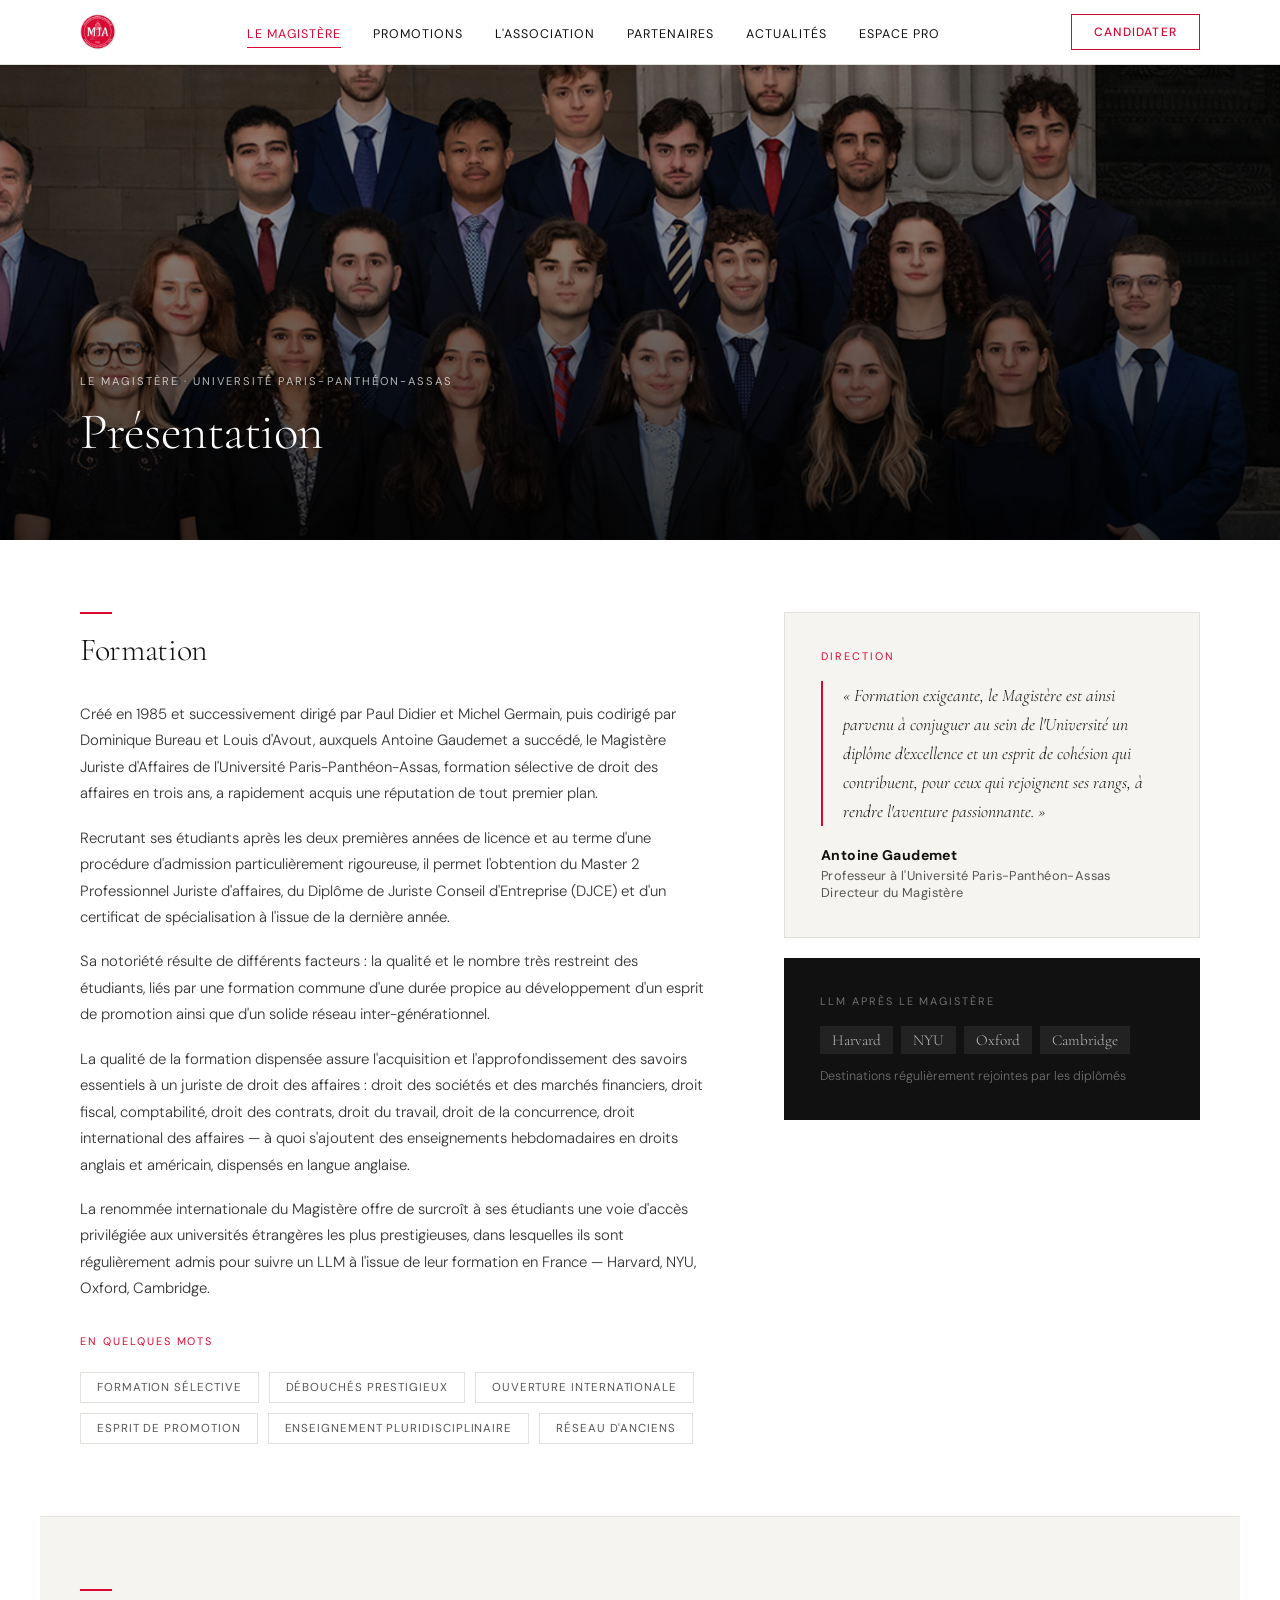
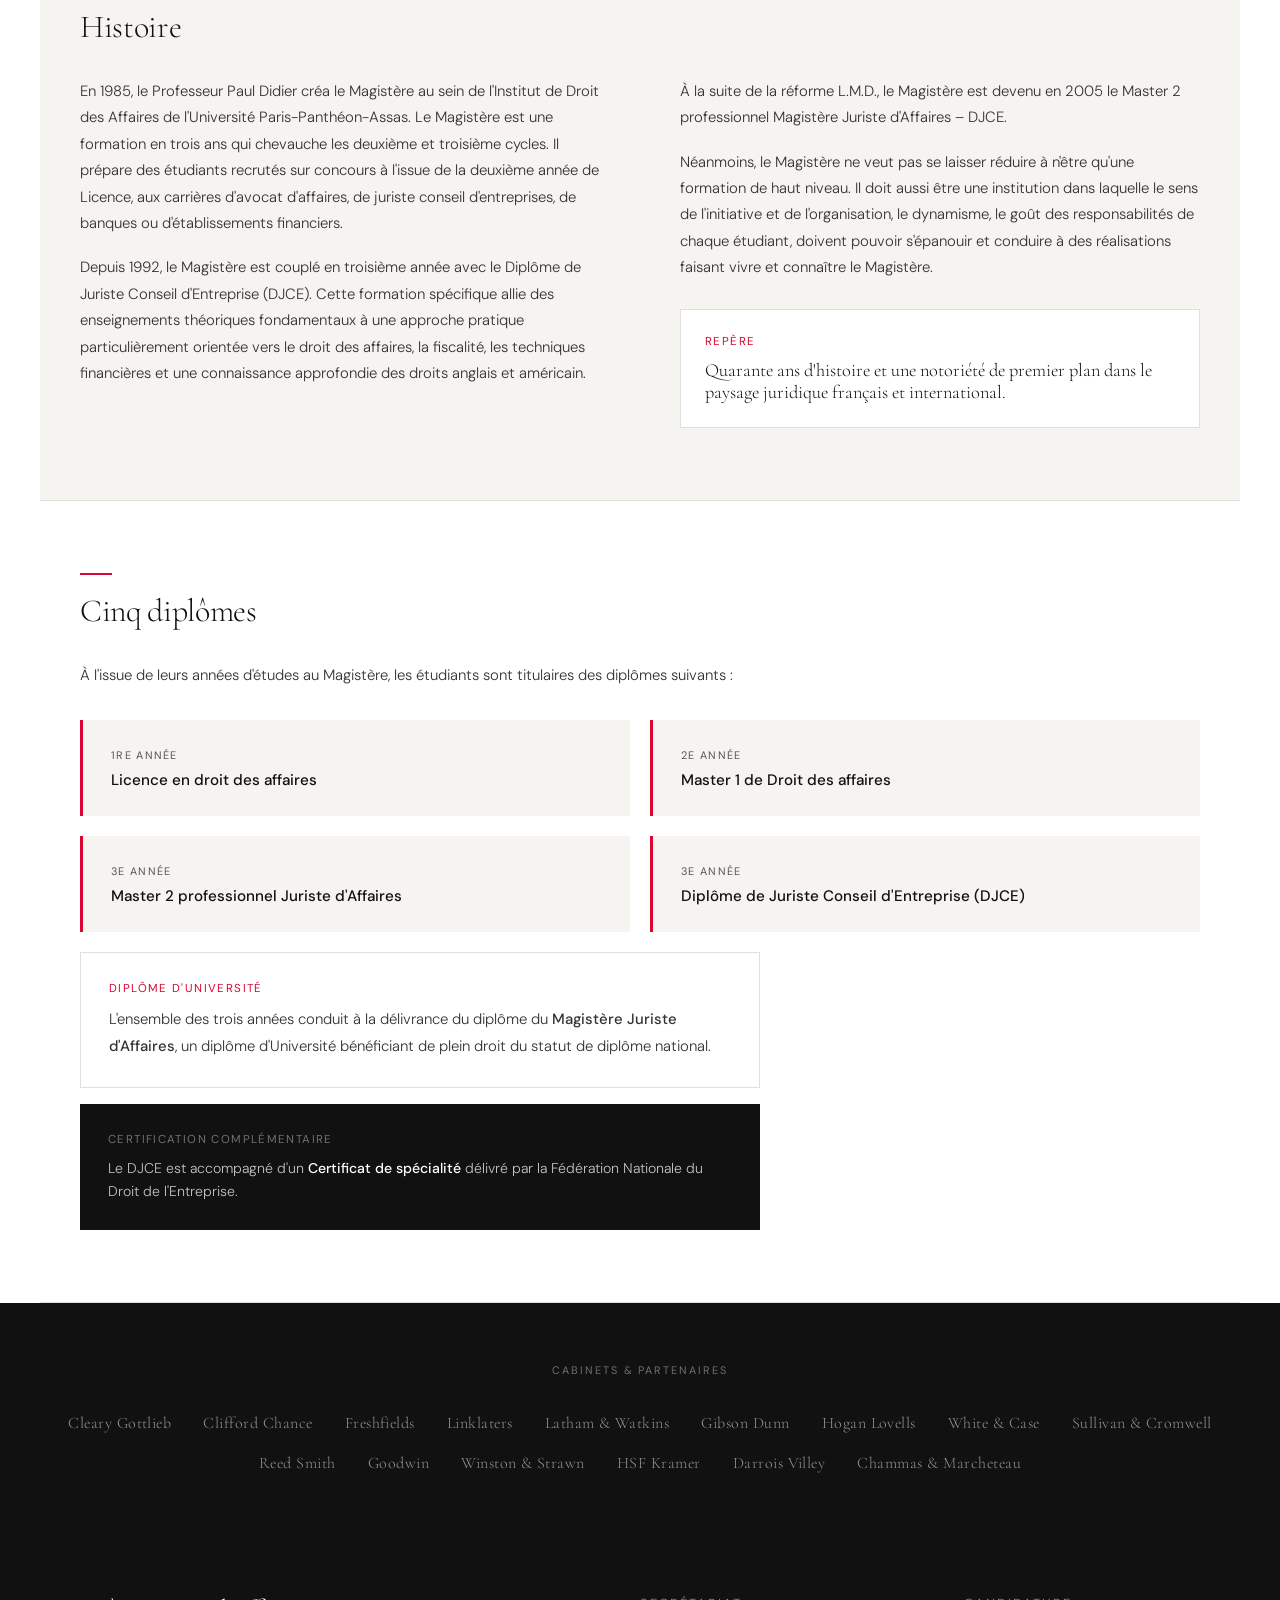
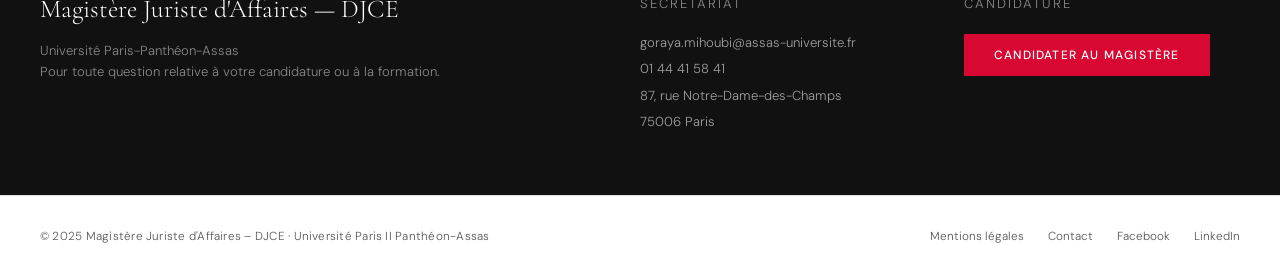
<file: presentation.html>
<!DOCTYPE html>
<html lang="fr">
<head>
  <meta charset="UTF-8" />
  <meta name="viewport" content="width=device-width, initial-scale=1.0" />
  <title>Présentation — MJA · Magistère Juriste d'Affaires DJCE</title>
  <link rel="stylesheet" href="style.css" />
</head>
<body>

<!-- ══ NAVIGATION ═══════════════════════════════════════════════ -->
<header class="site-header" id="header">
  <nav class="nav-inner">
    <a href="index.html" class="nav-logo">
      <img src="logo.png" alt="MJA" />
    </a>

    <ul class="nav-links" id="navLinks">
      <li class="has-dropdown">
        <a href="presentation.html" class="active">Le Magistère</a>
        <ul class="dropdown">
          <li><a href="presentation.html">Présentation</a></li>
          <li><a href="admission.html">Admission</a></li>
          <li><a href="#">Enseignements</a></li>
          <li><a href="#">Mémoires</a></li>
          <li><a href="#">Débouchés</a></li>
        </ul>
      </li>
      <li class="has-dropdown">
        <a href="#">Promotions</a>
        <ul class="dropdown">
          <li><a href="promotion-2027.html">Promotion 2026</a></li>
          <li><a href="promotion-2027.html">Promotion 2027</a></li>
          <li><a href="promotion-2027.html">Promotion 2028</a></li>
          <li><a href="promotion-2027.html">Anciennes promotions</a></li>
        </ul>
      </li>
      <li class="has-dropdown">
        <a href="#">L'Association</a>
        <ul class="dropdown">
          <li><a href="#">Présentation</a></li>
          <li><a href="#">Bureau 2026</a></li>
          <li><a href="#">Anciens bureaux</a></li>
        </ul>
      </li>
      <li><a href="#">Partenaires</a></li>
      <li><a href="#">Actualités</a></li>
      <li><a href="#">Espace Pro</a></li>
    </ul>

    <a href="admission.html" class="nav-cta">Candidater</a>

    <button class="hamburger" id="hamburger" aria-label="Menu">
      <span></span><span></span><span></span>
    </button>
  </nav>
</header>


<!-- ══ PAGE HERO ═════════════════════════════════════════════════ -->
<section class="hero" style="height:60vh; min-height:420px">
  <img src="class-photo.jpg" alt="" class="hero-img" />
  <!-- For admission.html:    <img src="library.jpg"    alt="" class="hero-img" /> -->
  <div class="hero-overlay"></div>
  <div class="hero-content">
    <p class="hero-label">Le Magistère · Université Paris-Panthéon-Assas</p>
    <h1 class="hero-title" style="font-size:clamp(2rem,4vw,3.4rem)">Présentation</h1>
    <!-- or "Admission" on the admission page -->
  </div>
</section>


<!-- ══ FORMATION ═════════════════════════════════════════════════ -->
<div class="content-block">
  <div class="two-col-wide">
    <div>
      <h2 class="reveal">Formation</h2>
      <p class="body-text reveal delay-1">
        Créé en 1985 et successivement dirigé par Paul Didier et Michel Germain, puis codirigé par Dominique Bureau et Louis d'Avout, auxquels Antoine Gaudemet a succédé, le Magistère Juriste d'Affaires de l'Université Paris-Panthéon-Assas, formation sélective de droit des affaires en trois ans, a rapidement acquis une réputation de tout premier plan.
      </p>
      <p class="body-text reveal delay-1" style="margin-top:1.2em">
        Recrutant ses étudiants après les deux premières années de licence et au terme d'une procédure d'admission particulièrement rigoureuse, il permet l'obtention du Master 2 Professionnel Juriste d'affaires, du Diplôme de Juriste Conseil d'Entreprise (DJCE) et d'un certificat de spécialisation à l'issue de la dernière année.
      </p>
      <p class="body-text reveal delay-1" style="margin-top:1.2em">
        Sa notoriété résulte de différents facteurs : la qualité et le nombre très restreint des étudiants, liés par une formation commune d'une durée propice au développement d'un esprit de promotion ainsi que d'un solide réseau inter-générationnel.
      </p>
      <p class="body-text reveal delay-1" style="margin-top:1.2em">
        La qualité de la formation dispensée assure l'acquisition et l'approfondissement des savoirs essentiels à un juriste de droit des affaires : droit des sociétés et des marchés financiers, droit fiscal, comptabilité, droit des contrats, droit du travail, droit de la concurrence, droit international des affaires — à quoi s'ajoutent des enseignements hebdomadaires en droits anglais et américain, dispensés en langue anglaise.
      </p>
      <p class="body-text reveal delay-1" style="margin-top:1.2em">
        La renommée internationale du Magistère offre de surcroît à ses étudiants une voie d'accès privilégiée aux universités étrangères les plus prestigieuses, dans lesquelles ils sont régulièrement admis pour suivre un LLM à l'issue de leur formation en France — Harvard, NYU, Oxford, Cambridge.
      </p>

      <div style="margin-top:32px" class="reveal delay-2">
        <p class="section-label" style="margin-bottom:10px">En quelques mots</p>
        <div class="tags-list">
          <span class="tag">Formation sélective</span>
          <span class="tag">Débouchés prestigieux</span>
          <span class="tag">Ouverture internationale</span>
          <span class="tag">Esprit de promotion</span>
          <span class="tag">Enseignement pluridisciplinaire</span>
          <span class="tag">Réseau d'anciens</span>
        </div>
      </div>
    </div>

    <div class="reveal delay-2">
      <div style="background:var(--light); border:1px solid var(--border); padding:36px">
        <p class="section-label" style="margin-bottom:18px">Direction</p>
        <blockquote style="font-family:var(--serif); font-size:1.1rem; font-weight:300; font-style:italic; line-height:1.65; color:var(--black); border-left:2px solid var(--red); padding-left:20px">
          « Formation exigeante, le Magistère est ainsi parvenu à conjuguer au sein de l'Université un diplôme d'excellence et un esprit de cohésion qui contribuent, pour ceux qui rejoignent ses rangs, à rendre l'aventure passionnante. »
        </blockquote>
        <p style="font-family:var(--sans); font-size:.8rem; color:var(--gray); margin-top:20px; font-weight:400; letter-spacing:.03em">
          <strong style="display:block; color:var(--black); font-size:.88rem; margin-bottom:3px">Antoine Gaudemet</strong>
          Professeur à l'Université Paris-Panthéon-Assas<br/>
          Directeur du Magistère
        </p>
      </div>

      <div style="margin-top:20px; background:var(--black); padding:36px; color:white">
        <p class="section-label" style="color:rgba(255,255,255,.4); margin-bottom:18px">LLM après le Magistère</p>
        <div style="display:flex; flex-wrap:wrap; gap:8px">
          <span style="font-family:var(--serif); font-size:.95rem; font-weight:300; color:rgba(255,255,255,.7); background:rgba(255,255,255,.07); padding:5px 12px">Harvard</span>
          <span style="font-family:var(--serif); font-size:.95rem; font-weight:300; color:rgba(255,255,255,.7); background:rgba(255,255,255,.07); padding:5px 12px">NYU</span>
          <span style="font-family:var(--serif); font-size:.95rem; font-weight:300; color:rgba(255,255,255,.7); background:rgba(255,255,255,.07); padding:5px 12px">Oxford</span>
          <span style="font-family:var(--serif); font-size:.95rem; font-weight:300; color:rgba(255,255,255,.7); background:rgba(255,255,255,.07); padding:5px 12px">Cambridge</span>
        </div>
        <p style="font-family:var(--sans); font-size:.78rem; color:rgba(255,255,255,.4); margin-top:14px; font-weight:300">Destinations régulièrement rejointes par les diplômés</p>
      </div>
    </div>
  </div>
</div>


<!-- ══ HISTOIRE ══════════════════════════════════════════════════ -->
<div class="content-block" style="background:var(--light)">
  <h2 class="reveal">Histoire</h2>
  <div class="two-col">
    <div>
      <p class="body-text reveal delay-1">
        En 1985, le Professeur Paul Didier créa le Magistère au sein de l'Institut de Droit des Affaires de l'Université Paris-Panthéon-Assas. Le Magistère est une formation en trois ans qui chevauche les deuxième et troisième cycles. Il prépare des étudiants recrutés sur concours à l'issue de la deuxième année de Licence, aux carrières d'avocat d'affaires, de juriste conseil d'entreprises, de banques ou d'établissements financiers.
      </p>
      <p class="body-text reveal delay-1" style="margin-top:1.2em">
        Depuis 1992, le Magistère est couplé en troisième année avec le Diplôme de Juriste Conseil d'Entreprise (DJCE). Cette formation spécifique allie des enseignements théoriques fondamentaux à une approche pratique particulièrement orientée vers le droit des affaires, la fiscalité, les techniques financières et une connaissance approfondie des droits anglais et américain.
      </p>
    </div>
    <div>
      <p class="body-text reveal delay-2">
        À la suite de la réforme L.M.D., le Magistère est devenu en 2005 le Master 2 professionnel Magistère Juriste d'Affaires – DJCE.
      </p>
      <p class="body-text reveal delay-2" style="margin-top:1.2em">
        Néanmoins, le Magistère ne veut pas se laisser réduire à n'être qu'une formation de haut niveau. Il doit aussi être une institution dans laquelle le sens de l'initiative et de l'organisation, le dynamisme, le goût des responsabilités de chaque étudiant, doivent pouvoir s'épanouir et conduire à des réalisations faisant vivre et connaître le Magistère.
      </p>
      <div style="margin-top:28px; padding:24px; border:1px solid var(--border); background:var(--white)" class="reveal delay-2">
        <p style="font-family:var(--sans); font-size:.72rem; letter-spacing:.12em; text-transform:uppercase; color:var(--red); margin-bottom:10px">Repère</p>
        <p style="font-family:var(--serif); font-size:1.15rem; font-weight:300; color:var(--black)">Quarante ans d'histoire et une notoriété de premier plan dans le paysage juridique français et international.</p>
      </div>
    </div>
  </div>
</div>


<!-- ══ CINQ DIPLÔMES ══════════════════════════════════════════════ -->
<div class="content-block">
  <h2 class="reveal">Cinq diplômes</h2>
  <p class="body-text reveal delay-1">
    À l'issue de leurs années d'études au Magistère, les étudiants sont titulaires des diplômes suivants :
  </p>

  <ul class="diplomas-list" style="margin-top:32px">
    <li class="reveal">
      <span style="font-family:var(--sans);font-size:.68rem;letter-spacing:.12em;text-transform:uppercase;color:var(--gray);font-weight:400">1re année</span>
      <strong>Licence en droit des affaires</strong>
    </li>
    <li class="reveal delay-1">
      <span style="font-family:var(--sans);font-size:.68rem;letter-spacing:.12em;text-transform:uppercase;color:var(--gray);font-weight:400">2e année</span>
      <strong>Master 1 de Droit des affaires</strong>
    </li>
    <li class="reveal delay-2">
      <span style="font-family:var(--sans);font-size:.68rem;letter-spacing:.12em;text-transform:uppercase;color:var(--gray);font-weight:400">3e année</span>
      <strong>Master 2 professionnel Juriste d'Affaires</strong>
    </li>
    <li class="reveal delay-3">
      <span style="font-family:var(--sans);font-size:.68rem;letter-spacing:.12em;text-transform:uppercase;color:var(--gray);font-weight:400">3e année</span>
      <strong>Diplôme de Juriste Conseil d'Entreprise (DJCE)</strong>
    </li>
  </ul>

  <div style="margin-top:20px; border:1px solid var(--border); padding:28px; max-width:680px" class="reveal">
    <p style="font-family:var(--sans);font-size:.72rem;letter-spacing:.12em;text-transform:uppercase;color:var(--red);margin-bottom:10px">Diplôme d'Université</p>
    <p class="body-text" style="max-width:100%">L'ensemble des trois années conduit à la délivrance du diplôme du <strong style="font-weight:500">Magistère Juriste d'Affaires</strong>, un diplôme d'Université bénéficiant de plein droit du statut de diplôme national.</p>
  </div>

  <div style="margin-top:16px; background:var(--black); padding:28px; max-width:680px" class="reveal delay-1">
    <p style="font-family:var(--sans);font-size:.72rem;letter-spacing:.12em;text-transform:uppercase;color:rgba(255,255,255,.4);margin-bottom:10px">Certification complémentaire</p>
    <p style="font-family:var(--sans);font-size:.88rem;font-weight:300;color:rgba(255,255,255,.75);line-height:1.6">Le DJCE est accompagné d'un <strong style="font-weight:500;color:white">Certificat de spécialité</strong> délivré par la Fédération Nationale du Droit de l'Entreprise.</p>
  </div>
</div>


<!-- ══ PARTENAIRES ═══════════════════════════════════════════════ -->
<div class="partners-section">
  <div class="partners-inner">
    <p class="partners-label">Cabinets &amp; partenaires</p>
    <div class="partners-grid">
      <span class="partner-name">Cleary Gottlieb</span>
      <span class="partner-name">Clifford Chance</span>
      <span class="partner-name">Freshfields</span>
      <span class="partner-name">Linklaters</span>
      <span class="partner-name">Latham &amp; Watkins</span>
      <span class="partner-name">Gibson Dunn</span>
      <span class="partner-name">Hogan Lovells</span>
      <span class="partner-name">White &amp; Case</span>
      <span class="partner-name">Sullivan &amp; Cromwell</span>
      <span class="partner-name">Reed Smith</span>
      <span class="partner-name">Goodwin</span>
      <span class="partner-name">Winston &amp; Strawn</span>
      <span class="partner-name">HSF Kramer</span>
      <span class="partner-name">Darrois Villey</span>
      <span class="partner-name">Chammas &amp; Marcheteau</span>
    </div>
  </div>
</div>


<!-- ══ CONTACT ═══════════════════════════════════════════════════ -->
<div class="contact-bar">
  <div class="contact-bar-inner">
    <div>
      <h3>Magistère Juriste d'Affaires — DJCE</h3>
      <p>Université Paris-Panthéon-Assas<br/>Pour toute question relative à votre candidature ou à la formation.</p>
    </div>
    <div>
      <p class="contact-bar-label">Secrétariat</p>
      <div class="contact-detail">
        <a href="mailto:goraya.mihoubi@assas-universite.fr">goraya.mihoubi@assas-universite.fr</a><br/>
        01 44 41 58 41<br/>
        87, rue Notre-Dame-des-Champs<br/>75006 Paris
      </div>
    </div>
    <div>
      <p class="contact-bar-label">Candidature</p>
      <a href="admission.html" class="btn-primary" style="display:inline-block; margin-top:4px">Candidater au Magistère</a>
    </div>
  </div>
</div>


<!-- ══ FOOTER ════════════════════════════════════════════════════ -->
<footer>
  <div class="footer-inner">
    <p class="footer-copy">© 2025 Magistère Juriste d'Affaires – DJCE · Université Paris II Panthéon-Assas</p>
    <div class="footer-links">
      <a href="#">Mentions légales</a>
      <a href="#">Contact</a>
      <a href="https://www.facebook.com/mja.assas/" target="_blank" rel="noopener">Facebook</a>
      <a href="https://www.linkedin.com/edu/school?id=375008" target="_blank" rel="noopener">LinkedIn</a>
    </div>
  </div>
</footer>


<script>
  const header = document.getElementById('header');
  window.addEventListener('scroll', () => {
    header.classList.toggle('scrolled', window.scrollY > 20);
  });

  const hamburger = document.getElementById('hamburger');
  const navLinks  = document.getElementById('navLinks');
  hamburger.addEventListener('click', () => navLinks.classList.toggle('open'));

  const reveals = document.querySelectorAll('.reveal, .step');
  const observer = new IntersectionObserver((entries) => {
    entries.forEach(e => {
      if (e.isIntersecting) { e.target.classList.add('visible'); observer.unobserve(e.target); }
    });
  }, { threshold: 0.1 });
  reveals.forEach(el => observer.observe(el));
</script>
</body>
</html>
</file>
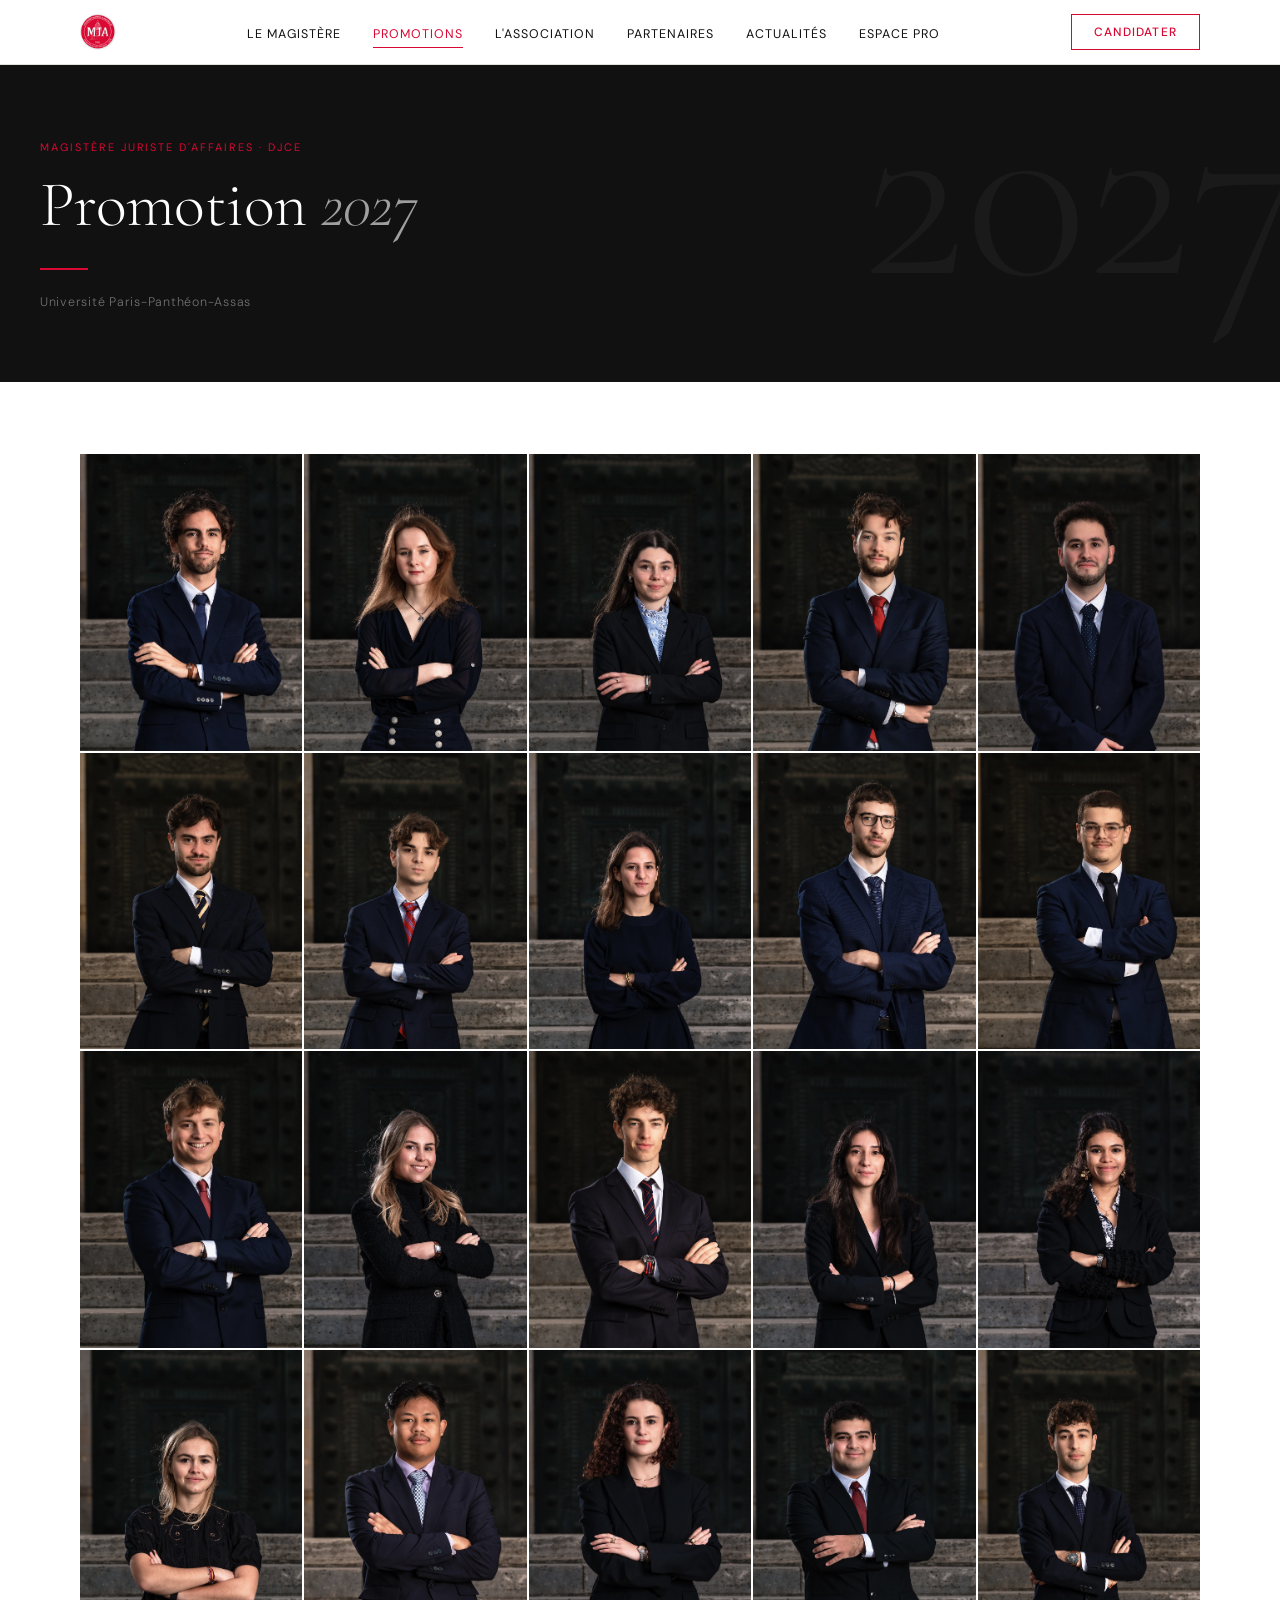
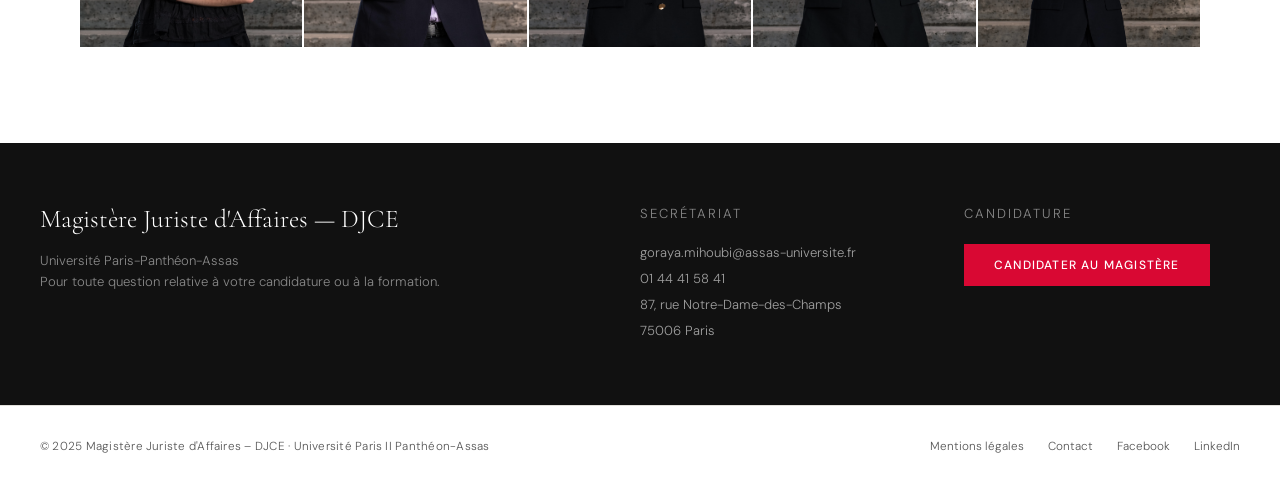
<file: promotion-2027.html>
<!DOCTYPE html>
<html lang="fr">
<head>
  <meta charset="UTF-8" />
  <meta name="viewport" content="width=device-width, initial-scale=1.0" />
  <title>Promotion 2027 — MJA · Magistère Juriste d'Affaires DJCE</title>
  <link rel="stylesheet" href="style.css" />
  <style>
    /* ── PROMOTION PAGE HEADER ───────────────────────────────── */
    .promo-banner {
      background: var(--black);
      padding: 140px 40px 72px;
      position: relative;
      overflow: hidden;
    }

    .promo-banner::after {
      content: '2027';
      position: absolute;
      right: -20px;
      top: 50%;
      transform: translateY(-50%);
      font-family: var(--serif);
      font-size: clamp(10rem, 20vw, 18rem);
      font-weight: 300;
      color: rgba(255,255,255,.04);
      line-height: 1;
      pointer-events: none;
      user-select: none;
    }

    .promo-banner-inner {
      max-width: 1200px;
      margin: 0 auto;
      position: relative;
      z-index: 1;
    }

    .promo-banner-eyebrow {
      font-family: var(--sans);
      font-size: .68rem;
      letter-spacing: .18em;
      text-transform: uppercase;
      color: var(--red);
      margin-bottom: 16px;
    }

    .promo-banner h1 {
      font-family: var(--serif);
      font-size: clamp(2.6rem, 5vw, 4rem);
      font-weight: 300;
      color: var(--white);
      line-height: 1.1;
      letter-spacing: -.01em;
    }

    .promo-banner h1 em {
      font-style: italic;
      color: rgba(255,255,255,.6);
    }

    .promo-banner-rule {
      width: 48px;
      height: 2px;
      background: var(--red);
      margin-top: 28px;
    }

    .promo-banner-count {
      margin-top: 24px;
      font-family: var(--sans);
      font-size: .78rem;
      font-weight: 300;
      letter-spacing: .06em;
      color: rgba(255,255,255,.4);
    }

    /* ── GRID SECTION ───────────────────────────────────────── */
    .promo-section {
      max-width: 1200px;
      margin: 0 auto;
      padding: 72px 40px 96px;
    }

    .promo-grid {
      display: grid;
      grid-template-columns: repeat(5, 1fr);
      gap: 2px;
    }

    /* ── PROFILE CARD ───────────────────────────────────────── */
    .profile-card {
      position: relative;
      aspect-ratio: 3 / 4;
      overflow: hidden;
      cursor: pointer;
      background: var(--light);
    }

    .profile-card img {
      width: 100%;
      height: 100%;
      object-fit: cover;
      object-position: top center;
      display: block;
      transition: transform .5s cubic-bezier(.25,.46,.45,.94), filter .4s ease;
      filter: grayscale(15%);
    }

    /* Subtle scale on hover start */
    .profile-card:hover img {
      transform: scale(1.04);
      filter: grayscale(0%);
    }

    /* ── OVERLAY ─────────────────────────────────────────────── */
    .card-overlay {
      position: absolute;
      inset: 0;
      background: linear-gradient(
        to top,
        rgba(10, 5, 5, .92) 0%,
        rgba(10, 5, 5, .55) 45%,
        rgba(10, 5, 5, 0) 75%
      );
      opacity: 0;
      transition: opacity .35s ease;
      display: flex;
      flex-direction: column;
      justify-content: flex-end;
      padding: 20px 16px;
    }

    .profile-card:hover .card-overlay {
      opacity: 1;
    }

    .card-name {
      font-family: var(--serif);
      font-size: .88rem;
      font-weight: 400;
      color: var(--white);
      line-height: 1.25;
      letter-spacing: .01em;
      margin-bottom: 10px;
      transform: translateY(8px);
      transition: transform .35s ease .05s;
    }

    .profile-card:hover .card-name {
      transform: translateY(0);
    }

    .card-actions {
      display: flex;
      gap: 6px;
      transform: translateY(10px);
      opacity: 0;
      transition: transform .35s ease .1s, opacity .35s ease .1s;
    }

    .profile-card:hover .card-actions {
      transform: translateY(0);
      opacity: 1;
    }

    .card-btn {
      display: inline-flex;
      align-items: center;
      gap: 5px;
      font-family: var(--sans);
      font-size: .62rem;
      letter-spacing: .08em;
      text-transform: uppercase;
      font-weight: 500;
      padding: 6px 10px;
      border: 1px solid rgba(255,255,255,.3);
      color: var(--white);
      text-decoration: none;
      background: rgba(255,255,255,.08);
      backdrop-filter: blur(4px);
      transition: background .2s, border-color .2s;
      cursor: pointer;
      white-space: nowrap;
    }

    .card-btn:hover {
      background: rgba(255,255,255,.18);
      border-color: rgba(255,255,255,.7);
    }

    .card-btn.linkedin-btn:hover {
      background: rgba(10, 102, 194, .7);
      border-color: rgba(10, 102, 194, .9);
    }

    .card-btn svg {
      flex-shrink: 0;
    }

    /* No LinkedIn indicator */
    .card-btn.disabled {
      opacity: .4;
      cursor: default;
      pointer-events: none;
    }

    /* ── TOAST ───────────────────────────────────────────────── */
    .toast {
      position: fixed;
      bottom: 32px;
      left: 50%;
      transform: translateX(-50%) translateY(8px);
      background: var(--black);
      color: var(--white);
      font-family: var(--sans);
      font-size: .75rem;
      letter-spacing: .06em;
      padding: 10px 20px;
      border-left: 2px solid var(--red);
      opacity: 0;
      pointer-events: none;
      transition: opacity .2s, transform .2s;
      z-index: 1000;
      white-space: nowrap;
    }

    .toast.show {
      opacity: 1;
      transform: translateX(-50%) translateY(0);
    }

    /* ── STATIC NAME BELOW (fallback / mobile) ───────────────── */
    .card-static-name {
      padding: 10px 8px 6px;
      font-family: var(--sans);
      font-size: .7rem;
      font-weight: 400;
      letter-spacing: .02em;
      color: var(--gray);
      text-align: center;
      line-height: 1.3;
      display: none; /* shown only at small breakpoint */
    }

    /* ── MOBILE ─────────────────────────────────────────────── */
    @media (max-width: 1100px) {
      .promo-grid { grid-template-columns: repeat(4, 1fr); }
    }

    @media (max-width: 800px) {
      .promo-grid { grid-template-columns: repeat(3, 1fr); }
    }

    @media (max-width: 540px) {
      .promo-grid {
        grid-template-columns: repeat(2, 1fr);
        gap: 1px;
      }

      .promo-section { padding: 48px 16px 64px; }
      .promo-banner { padding: 120px 24px 56px; }

      /* On very small screens, always show name below */
      .card-overlay { opacity: 1 !important; }
      .card-name { transform: none !important; }
      .card-actions { transform: none !important; opacity: 1 !important; }
    }
  </style>
</head>
<body>

<!-- ══ NAVIGATION ═══════════════════════════════════════════════ -->
<header class="site-header" id="header">
  <nav class="nav-inner">
    <a href="index.html" class="nav-logo">
      <img src="logo.png" alt="MJA" />
    </a>

    <ul class="nav-links" id="navLinks">
      <li class="has-dropdown">
        <a href="presentation.html">Le Magistère</a>
        <ul class="dropdown">
          <li><a href="presentation.html">Présentation</a></li>
          <li><a href="admission.html">Admission</a></li>
          <li><a href="#">Enseignements</a></li>
          <li><a href="#">Mémoires</a></li>
          <li><a href="#">Débouchés</a></li>
        </ul>
      </li>
      <li class="has-dropdown">
        <a href="#" class="active">Promotions</a>
        <ul class="dropdown">
          <li><a href="#">Promotion 2026</a></li>
          <li><a href="promotion-2027.html">Promotion 2027</a></li>
          <li><a href="#">Promotion 2028</a></li>
          <li><a href="#">Anciennes promotions</a></li>
        </ul>
      </li>
      <li class="has-dropdown">
        <a href="#">L'Association</a>
        <ul class="dropdown">
          <li><a href="#">Présentation</a></li>
          <li><a href="#">Bureau 2026</a></li>
          <li><a href="#">Anciens bureaux</a></li>
        </ul>
      </li>
      <li><a href="#">Partenaires</a></li>
      <li><a href="#">Actualités</a></li>
      <li><a href="#">Espace Pro</a></li>
    </ul>

    <a href="admission.html" class="nav-cta">Candidater</a>

    <button class="hamburger" id="hamburger" aria-label="Menu">
      <span></span><span></span><span></span>
    </button>
  </nav>
</header>


<!-- ══ BANNER ════════════════════════════════════════════════════ -->
<div class="promo-banner">
  <div class="promo-banner-inner">
    <p class="promo-banner-eyebrow">Magistère Juriste d'Affaires · DJCE</p>
    <h1>Promotion <em>2027</em></h1>
    <div class="promo-banner-rule"></div>
    <p class="promo-banner-count">Université Paris-Panthéon-Assas</p>
  </div>
</div>


<!-- ══ GRID ══════════════════════════════════════════════════════ -->
<section class="promo-section">
  <div class="promo-grid">

    <!-- 1 · Bastien ARNOLD SCOTTO -->
    <div class="profile-card reveal"
         data-name="Bastien Arnold Scotto"
         data-linkedin="https://www.linkedin.com/in/bastien-arnold-scotto-bb43b6248/"
         data-email="">
      <img src="student_pictures/1.png" alt="Bastien Arnold Scotto" loading="lazy" />
      <div class="card-overlay">
        <div class="card-name">Bastien<br/>Arnold Scotto</div>
        <div class="card-actions"></div>
      </div>
    </div>

    <!-- 2 · Katisaryana BUKHARAVA -->
    <div class="profile-card reveal delay-1"
         data-name="Katisaryana Bukharava"
         data-linkedin=""
         data-email="">
      <img src="student_pictures/2.png" alt="Katisaryana Bukharava" loading="lazy" />
      <div class="card-overlay">
        <div class="card-name">Katisaryana<br/>Bukharava</div>
        <div class="card-actions"></div>
      </div>
    </div>

    <!-- 3 · Zoé BUXTORF -->
    <div class="profile-card reveal delay-2"
         data-name="Zoé Buxtorf"
         data-linkedin="https://www.linkedin.com/in/zo%C3%A9-buxtorf-63a485283/"
         data-email="">
      <img src="student_pictures/3.png" alt="Zoé Buxtorf" loading="lazy" />
      <div class="card-overlay">
        <div class="card-name">Zoé<br/>Buxtorf</div>
        <div class="card-actions"></div>
      </div>
    </div>

    <!-- 4 · Maxence CAUX -->
    <div class="profile-card reveal delay-3"
         data-name="Maxence Caux"
         data-linkedin="https://www.linkedin.com/in/maxence-caux-5699a3316/"
         data-email="">
      <img src="student_pictures/4.png" alt="Maxence Caux" loading="lazy" />
      <div class="card-overlay">
        <div class="card-name">Maxence<br/>Caux</div>
        <div class="card-actions"></div>
      </div>
    </div>

    <!-- 5 · Hedi DALI -->
    <div class="profile-card reveal"
         data-name="Hedi Dali"
         data-linkedin="https://www.linkedin.com/in/hedi-dali-364a91258/"
         data-email="">
      <img src="student_pictures/5.png" alt="Hedi Dali" loading="lazy" />
      <div class="card-overlay">
        <div class="card-name">Hedi<br/>Dali</div>
        <div class="card-actions"></div>
      </div>
    </div>

    <!-- 6 · Gabriel DAVID -->
    <div class="profile-card reveal delay-1"
         data-name="Gabriel David"
         data-linkedin="https://www.linkedin.com/in/gabriel-david-742a97252/"
         data-email="">
      <img src="student_pictures/6.png" alt="Gabriel David" loading="lazy" />
      <div class="card-overlay">
        <div class="card-name">Gabriel<br/>David</div>
        <div class="card-actions"></div>
      </div>
    </div>

    <!-- 7 · Erwan DE TAISNE -->
    <div class="profile-card reveal delay-2"
         data-name="Erwan de Taisne"
         data-linkedin="https://www.linkedin.com/in/erwan-de-taisne-b81132268/"
         data-email="">
      <img src="student_pictures/7.png" alt="Erwan de Taisne" loading="lazy" />
      <div class="card-overlay">
        <div class="card-name">Erwan<br/>de Taisne</div>
        <div class="card-actions"></div>
      </div>
    </div>

    <!-- 8 · Louise DÉCHELETTE -->
    <div class="profile-card reveal delay-3"
         data-name="Louise Déchelette"
         data-linkedin="https://www.linkedin.com/in/louise-d%C3%A9chelette-2991ba319/"
         data-email="">
      <img src="student_pictures/8.png" alt="Louise Déchelette" loading="lazy" />
      <div class="card-overlay">
        <div class="card-name">Louise<br/>Déchelette</div>
        <div class="card-actions"></div>
      </div>
    </div>

    <!-- 9 · Gaëtan FILIPPI -->
    <div class="profile-card reveal"
         data-name="Gaëtan Filippi"
         data-linkedin="https://www.linkedin.com/in/ga%C3%ABtan-filippi-150516270/"
         data-email="">
      <img src="student_pictures/9.png" alt="Gaëtan Filippi" loading="lazy" />
      <div class="card-overlay">
        <div class="card-name">Gaëtan<br/>Filippi</div>
        <div class="card-actions"></div>
      </div>
    </div>

    <!-- 10 · Gaël GINTZ -->
    <div class="profile-card reveal delay-1"
         data-name="Gaël Gintz"
         data-linkedin="https://www.linkedin.com/in/gael-gintz-b226752b0/"
         data-email="">
      <img src="student_pictures/10.png" alt="Gaël Gintz" loading="lazy" />
      <div class="card-overlay">
        <div class="card-name">Gaël<br/>Gintz</div>
        <div class="card-actions"></div>
      </div>
    </div>

    <!-- 11 · Thomas KAISER -->
    <div class="profile-card reveal delay-2"
         data-name="Thomas Kaiser"
         data-linkedin="https://www.linkedin.com/in/thomas-kaiser-etudiant/"
         data-email="">
      <img src="student_pictures/11.png" alt="Thomas Kaiser" loading="lazy" />
      <div class="card-overlay">
        <div class="card-name">Thomas<br/>Kaiser</div>
        <div class="card-actions"></div>
      </div>
    </div>

    <!-- 12 · Esther LEBON -->
    <div class="profile-card reveal delay-3"
         data-name="Esther Lebon"
         data-linkedin="https://www.linkedin.com/in/esther-lebon-a40925274/"
         data-email="">
      <img src="student_pictures/12.png" alt="Esther Lebon" loading="lazy" />
      <div class="card-overlay">
        <div class="card-name">Esther<br/>Lebon</div>
        <div class="card-actions"></div>
      </div>
    </div>

    <!-- 13 · Gaspard LESORT -->
    <div class="profile-card reveal"
         data-name="Gaspard Lesort"
         data-linkedin="https://www.linkedin.com/in/gaspard-lesort-88092a225/"
         data-email="">
      <img src="student_pictures/13.png" alt="Gaspard Lesort" loading="lazy" />
      <div class="card-overlay">
        <div class="card-name">Gaspard<br/>Lesort</div>
        <div class="card-actions"></div>
      </div>
    </div>

    <!-- 14 · Iman PARDOUX -->
    <div class="profile-card reveal delay-1"
         data-name="Iman Pardoux"
         data-linkedin="https://www.linkedin.com/in/iman-pardoux-a07697270/"
         data-email="">
      <img src="student_pictures/14.png" alt="Iman Pardoux" loading="lazy" />
      <div class="card-overlay">
        <div class="card-name">Iman<br/>Pardoux</div>
        <div class="card-actions"></div>
      </div>
    </div>

    <!-- 15 · Emmanuelle PETEL -->
    <div class="profile-card reveal delay-2"
         data-name="Emmanuelle Petel"
         data-linkedin="https://www.linkedin.com/in/emmanuelle-petel-433420251/"
         data-email="">
      <img src="student_pictures/15.png" alt="Emmanuelle Petel" loading="lazy" />
      <div class="card-overlay">
        <div class="card-name">Emmanuelle<br/>Petel</div>
        <div class="card-actions"></div>
      </div>
    </div>

    <!-- 16 · Bertille POTIER -->
    <div class="profile-card reveal delay-3"
         data-name="Bertille Potier"
         data-linkedin="https://www.linkedin.com/in/bertille-potier-77a436194/"
         data-email="">
      <img src="student_pictures/16.png" alt="Bertille Potier" loading="lazy" />
      <div class="card-overlay">
        <div class="card-name">Bertille<br/>Potier</div>
        <div class="card-actions"></div>
      </div>
    </div>

    <!-- 17 · Andrianina RASAMISON -->
    <div class="profile-card reveal"
         data-name="Andrianina Rasamison"
         data-linkedin="https://www.linkedin.com/in/andrianina-rasamison-a44ab732a/"
         data-email="">
      <img src="student_pictures/17.png" alt="Andrianina Rasamison" loading="lazy" />
      <div class="card-overlay">
        <div class="card-name">Andrianina<br/>Rasamison</div>
        <div class="card-actions"></div>
      </div>
    </div>

    <!-- 18 · Lola RENARD -->
    <div class="profile-card reveal delay-1"
         data-name="Lola Renard"
         data-linkedin="https://www.linkedin.com/in/lola-renard-2b447926b/"
         data-email="">
      <img src="student_pictures/18.png" alt="Lola Renard" loading="lazy" />
      <div class="card-overlay">
        <div class="card-name">Lola<br/>Renard</div>
        <div class="card-actions"></div>
      </div>
    </div>

    <!-- 19 · Rayan SAIDI -->
    <div class="profile-card reveal delay-2"
         data-name="Rayan Saidi"
         data-linkedin="https://www.linkedin.com/in/rayan-saidi-b01a5632a/"
         data-email="">
      <img src="student_pictures/19.png" alt="Rayan Saidi" loading="lazy" />
      <div class="card-overlay">
        <div class="card-name">Rayan<br/>Saidi</div>
        <div class="card-actions"></div>
      </div>
    </div>

    <!-- 20 · Romain THIMONIER -->
    <div class="profile-card reveal delay-3"
         data-name="Romain Thimonier"
         data-linkedin="https://www.linkedin.com/in/romain-thimonier/"
         data-email="">
      <img src="student_pictures/20.png" alt="Romain Thimonier" loading="lazy" />
      <div class="card-overlay">
        <div class="card-name">Romain<br/>Thimonier</div>
        <div class="card-actions"></div>
      </div>
    </div>

  </div><!-- /promo-grid -->
</section>


<!-- ══ CONTACT ═══════════════════════════════════════════════════ -->
<div class="contact-bar">
  <div class="contact-bar-inner">
    <div>
      <h3>Magistère Juriste d'Affaires — DJCE</h3>
      <p>Université Paris-Panthéon-Assas<br/>Pour toute question relative à votre candidature ou à la formation.</p>
    </div>
    <div>
      <p class="contact-bar-label">Secrétariat</p>
      <div class="contact-detail">
        <a href="mailto:goraya.mihoubi@assas-universite.fr">goraya.mihoubi@assas-universite.fr</a><br/>
        01 44 41 58 41<br/>
        87, rue Notre-Dame-des-Champs<br/>75006 Paris
      </div>
    </div>
    <div>
      <p class="contact-bar-label">Candidature</p>
      <a href="admission.html" class="btn-primary" style="display:inline-block; margin-top:4px">Candidater au Magistère</a>
    </div>
  </div>
</div>


<!-- ══ FOOTER ════════════════════════════════════════════════════ -->
<footer>
  <div class="footer-inner">
    <p class="footer-copy">© 2025 Magistère Juriste d'Affaires – DJCE · Université Paris II Panthéon-Assas</p>
    <div class="footer-links">
      <a href="#">Mentions légales</a>
      <a href="#">Contact</a>
      <a href="https://www.facebook.com/mja.assas/" target="_blank" rel="noopener">Facebook</a>
      <a href="https://www.linkedin.com/edu/school?id=375008" target="_blank" rel="noopener">LinkedIn</a>
    </div>
  </div>
</footer>


<!-- ══ TOAST ══════════════════════════════════════════════════════ -->
<div class="toast" id="toast"></div>


<script>
  /* ── Scroll header ── */
  const header = document.getElementById('header');
  window.addEventListener('scroll', () => {
    header.classList.toggle('scrolled', window.scrollY > 20);
  });

  /* ── Mobile menu ── */
  const hamburger = document.getElementById('hamburger');
  const navLinks  = document.getElementById('navLinks');
  hamburger.addEventListener('click', () => navLinks.classList.toggle('open'));

  /* ── Scroll-reveal ── */
  const reveals = document.querySelectorAll('.reveal');
  const observer = new IntersectionObserver((entries) => {
    entries.forEach(e => {
      if (e.isIntersecting) { e.target.classList.add('visible'); observer.unobserve(e.target); }
    });
  }, { threshold: 0.08 });
  reveals.forEach(el => observer.observe(el));

  /* ── Toast helper ── */
  const toast = document.getElementById('toast');
  let toastTimer;
  function showToast(msg) {
    clearTimeout(toastTimer);
    toast.textContent = msg;
    toast.classList.add('show');
    toastTimer = setTimeout(() => toast.classList.remove('show'), 2200);
  }

  /* ── Build card action buttons ── */

  /* LinkedIn SVG (official "in" icon path) */
  const liSVG = `<svg width="11" height="11" viewBox="0 0 24 24" fill="currentColor" aria-hidden="true">
    <path d="M20.45 20.45h-3.55v-5.57c0-1.33-.03-3.04-1.85-3.04-1.85 0-2.13 1.44-2.13 2.94v5.67H9.37V9h3.41v1.56h.05c.47-.9 1.63-1.85 3.36-1.85 3.59 0 4.26 2.37 4.26 5.44v6.3zM5.34 7.43a2.06 2.06 0 1 1 0-4.12 2.06 2.06 0 0 1 0 4.12zm1.77 13.02H3.56V9h3.55v11.45zM22.22 0H1.77C.79 0 0 .77 0 1.73v20.54C0 23.23.79 24 1.77 24h20.45C23.2 24 24 23.23 24 22.27V1.73C24 .77 23.2 0 22.22 0z"/>
  </svg>`;

  /* Mail SVG */
  const mailSVG = `<svg width="11" height="11" viewBox="0 0 24 24" fill="none" stroke="currentColor" stroke-width="2" aria-hidden="true">
    <rect x="2" y="4" width="20" height="16" rx="2"/>
    <path d="m2 7 10 7 10-7"/>
  </svg>`;

  document.querySelectorAll('.profile-card').forEach(card => {
    const actionsEl  = card.querySelector('.card-actions');
    const linkedin   = card.dataset.linkedin;
    const email      = card.dataset.email;
    const name       = card.dataset.name;

    /* LinkedIn button */
    if (linkedin) {
      const btn = document.createElement('a');
      btn.href   = linkedin;
      btn.target = '_blank';
      btn.rel    = 'noopener noreferrer';
      btn.className = 'card-btn linkedin-btn';
      btn.innerHTML = liSVG + ' LinkedIn';
      actionsEl.appendChild(btn);
    }

    /* Mail button — copies to clipboard */
    if (email) {
      const btn = document.createElement('button');
      btn.className = 'card-btn';
      btn.type      = 'button';
      btn.innerHTML = mailSVG + ' Mail';
      btn.addEventListener('click', (e) => {
        e.stopPropagation();
        navigator.clipboard.writeText(email).then(() => {
          showToast(`Email de ${name} copié ✓`);
        }).catch(() => {
          /* fallback for older browsers */
          const ta = document.createElement('textarea');
          ta.value = email;
          ta.style.position = 'fixed'; ta.style.opacity = '0';
          document.body.appendChild(ta);
          ta.select();
          document.execCommand('copy');
          document.body.removeChild(ta);
          showToast(`Email de ${name} copié ✓`);
        });
      });
      actionsEl.appendChild(btn);
    }
  });
</script>
</body>
</html>
</file>
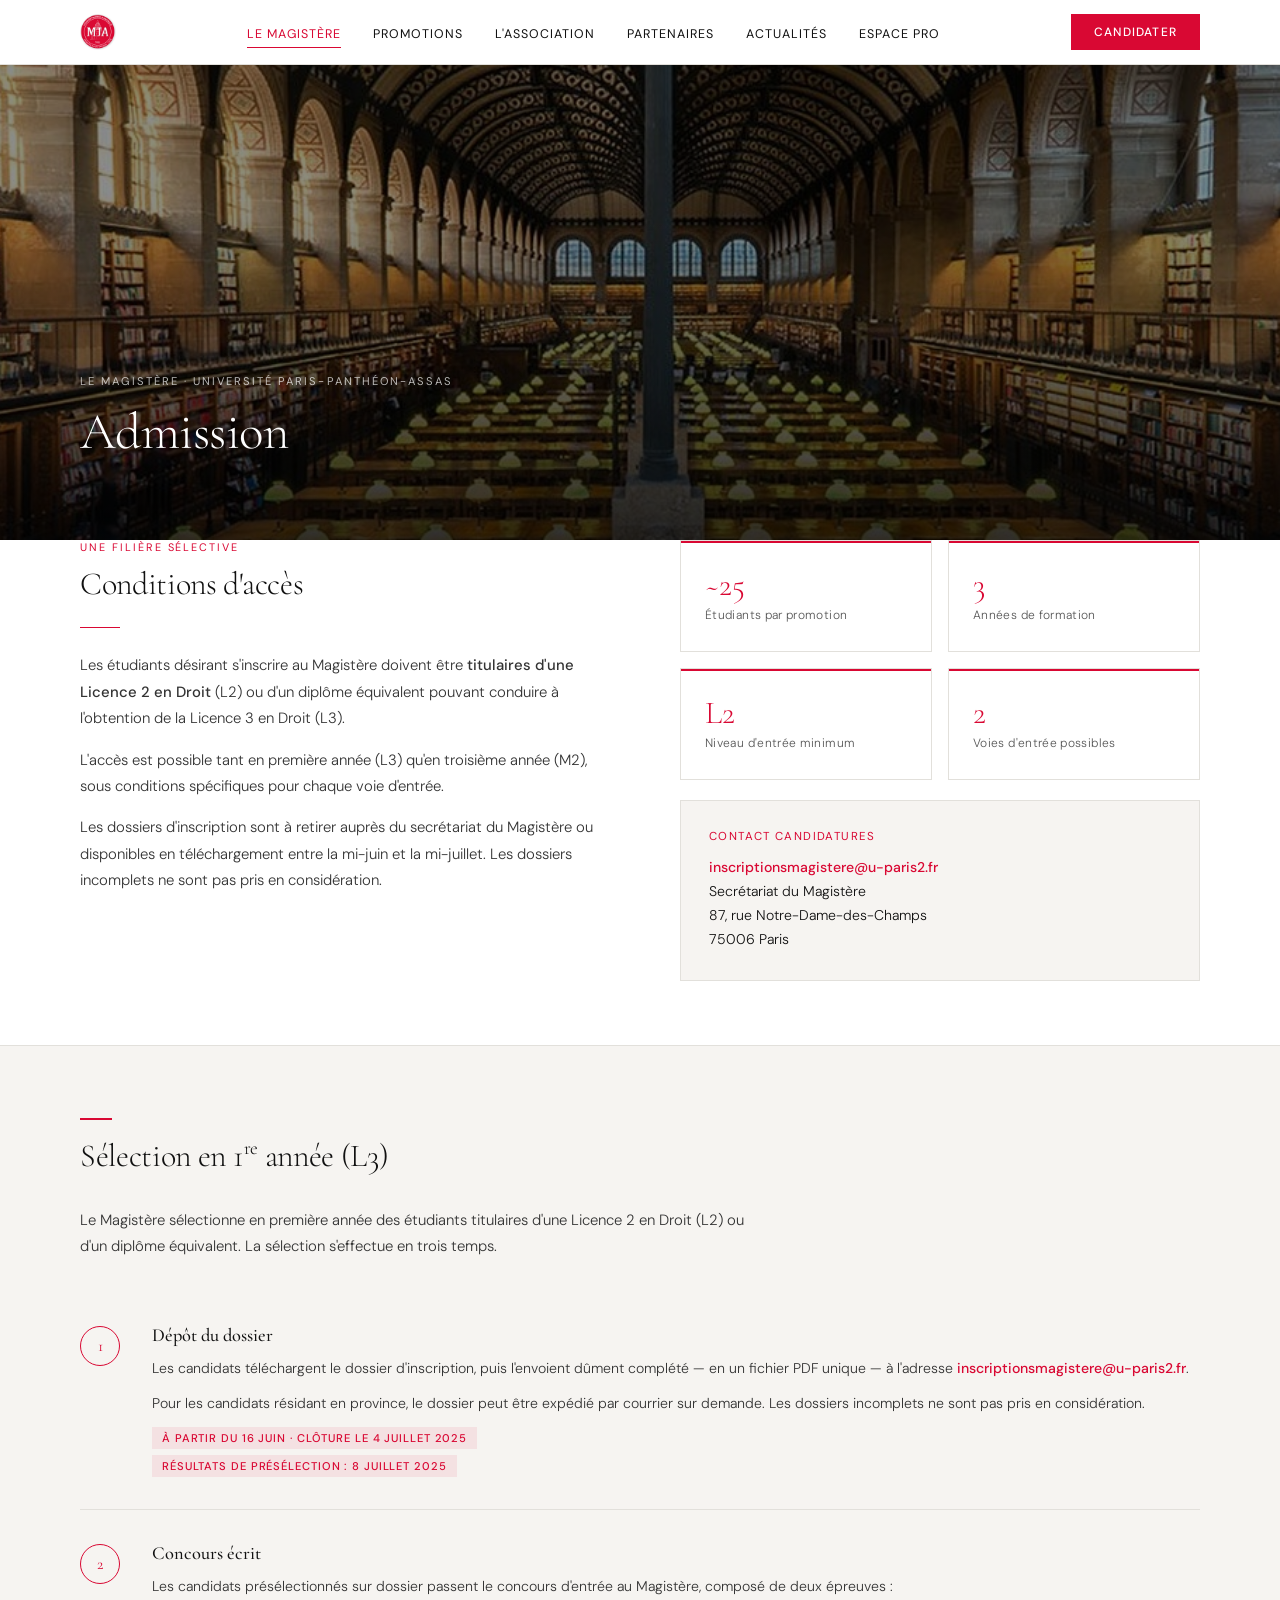
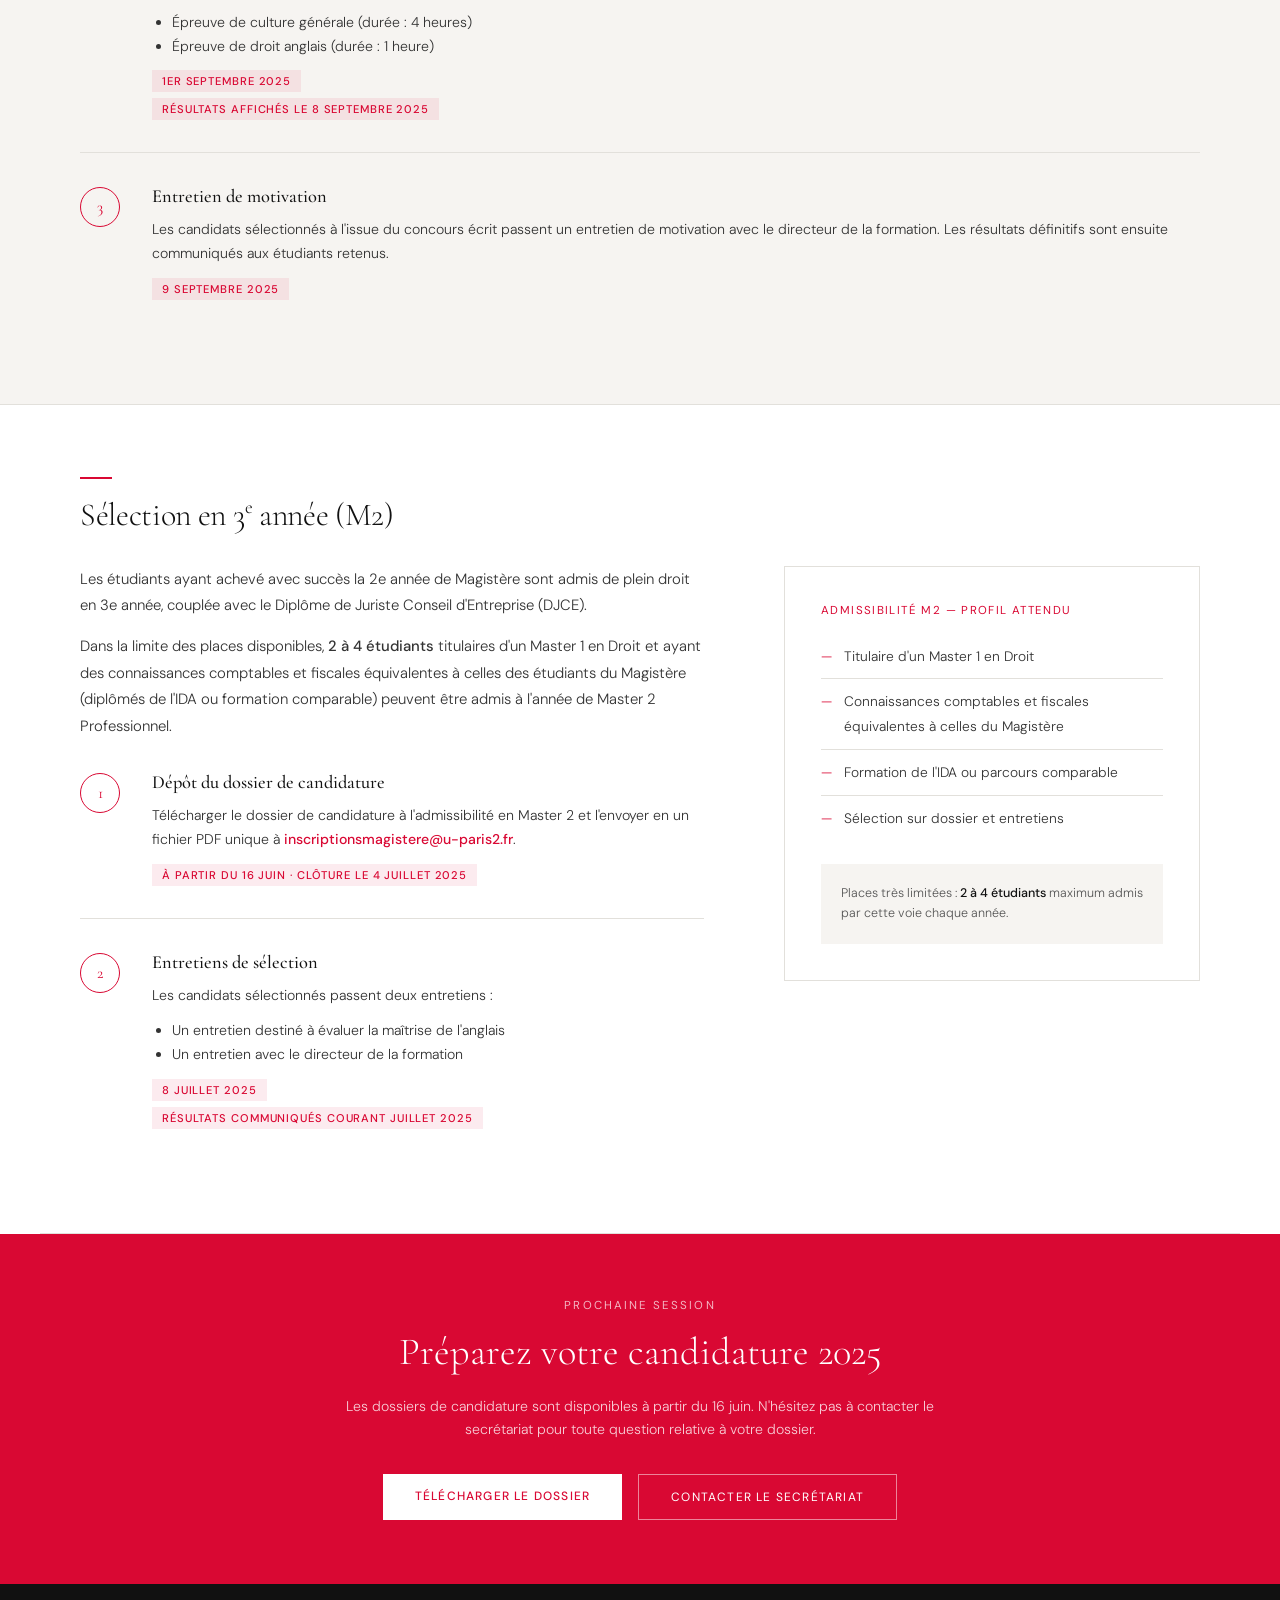
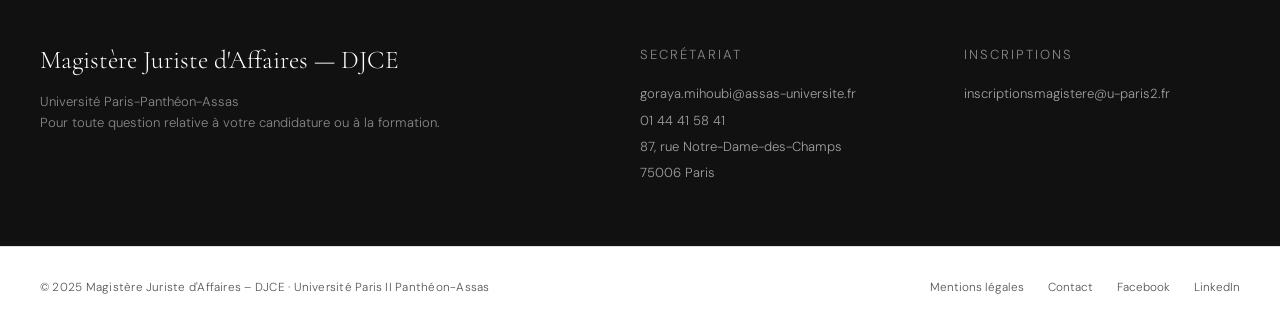
<file: mja-site/admission.html>
<!DOCTYPE html>
<html lang="fr">
<head>
  <meta charset="UTF-8" />
  <meta name="viewport" content="width=device-width, initial-scale=1.0" />
  <title>Admission — MJA · Magistère Juriste d'Affaires DJCE</title>
  <link rel="stylesheet" href="style.css" />
</head>
<body>

<!-- ══ NAVIGATION ═══════════════════════════════════════════════ -->
<header class="site-header" id="header">
  <nav class="nav-inner">
    <a href="index.html" class="nav-logo">
      <img src="logo.png" alt="MJA" />
    </a>

    <ul class="nav-links" id="navLinks">
      <li class="has-dropdown">
        <a href="presentation.html" class="active">Le Magistère</a>
        <ul class="dropdown">
          <li><a href="presentation.html">Présentation</a></li>
          <li><a href="admission.html">Admission</a></li>
          <li><a href="#">Enseignements</a></li>
          <li><a href="#">Mémoires</a></li>
          <li><a href="#">Débouchés</a></li>
        </ul>
      </li>
      <li class="has-dropdown">
        <a href="#">Promotions</a>
        <ul class="dropdown">
          <li><a href="#">Promotion 2026</a></li>
          <li><a href="#">Promotion 2027</a></li>
          <li><a href="#">Promotion 2028</a></li>
          <li><a href="#">Anciennes promotions</a></li>
        </ul>
      </li>
      <li class="has-dropdown">
        <a href="#">L'Association</a>
        <ul class="dropdown">
          <li><a href="#">Présentation</a></li>
          <li><a href="#">Bureau 2026</a></li>
          <li><a href="#">Anciens bureaux</a></li>
        </ul>
      </li>
      <li><a href="#">Partenaires</a></li>
      <li><a href="#">Actualités</a></li>
      <li><a href="#">Espace Pro</a></li>
    </ul>

    <a href="admission.html" class="nav-cta" style="background:var(--red);color:white;border-color:var(--red)">Candidater</a>

    <button class="hamburger" id="hamburger" aria-label="Menu">
      <span></span><span></span><span></span>
    </button>
  </nav>
</header>


<!-- ══ PAGE HERO ═════════════════════════════════════════════════ -->
<section class="hero" style="height:60vh; min-height:420px">
  <!-- For presentation.html: <img src="class-photo.jpg" alt="" class="hero-img" /> -->
  <img src="library.jpg"    alt="" class="hero-img" />
  <div class="hero-overlay"></div>
  <div class="hero-content">
    <p class="hero-label">Le Magistère · Université Paris-Panthéon-Assas</p>
    <h1 class="hero-title" style="font-size:clamp(2rem,4vw,3.4rem)">Admission</h1>
    <!-- or "Admission" on the admission page -->
  </div>
</section>


<!-- ══ INTRO + STATS ══════════════════════════════════════════════ -->
<div class="admission-intro">
  <div>
    <p class="section-label reveal">Une filière sélective</p>
    <h2 class="section-title reveal delay-1" style="font-size:clamp(1.6rem,2.5vw,2.2rem)">Conditions d'accès</h2>
    <div class="section-rule red reveal delay-2"></div>
    <p class="body-text reveal delay-2" style="margin-top:8px">
      Les étudiants désirant s'inscrire au Magistère doivent être <strong style="font-weight:500">titulaires d'une Licence 2 en Droit</strong> (L2) ou d'un diplôme équivalent pouvant conduire à l'obtention de la Licence 3 en Droit (L3).
    </p>
    <p class="body-text reveal delay-2" style="margin-top:1em">
      L'accès est possible tant en première année (L3) qu'en troisième année (M2), sous conditions spécifiques pour chaque voie d'entrée.
    </p>
    <p class="body-text reveal delay-2" style="margin-top:1em">
      Les dossiers d'inscription sont à retirer auprès du secrétariat du Magistère ou disponibles en téléchargement entre la mi-juin et la mi-juillet. Les dossiers incomplets ne sont pas pris en considération.
    </p>
  </div>

  <div class="reveal delay-2">
    <div style="display:grid; grid-template-columns:1fr 1fr; gap:16px">
      <div class="admission-stat-mini">
        <div class="num">~25</div>
        <div class="label">Étudiants par promotion</div>
      </div>
      <div class="admission-stat-mini">
        <div class="num">3</div>
        <div class="label">Années de formation</div>
      </div>
      <div class="admission-stat-mini">
        <div class="num">L2</div>
        <div class="label">Niveau d'entrée minimum</div>
      </div>
      <div class="admission-stat-mini">
        <div class="num">2</div>
        <div class="label">Voies d'entrée possibles</div>
      </div>
    </div>

    <div style="margin-top:20px; background:var(--light); border:1px solid var(--border); padding:28px">
      <p style="font-family:var(--sans);font-size:.72rem;letter-spacing:.12em;text-transform:uppercase;color:var(--red);margin-bottom:12px">Contact candidatures</p>
      <p style="font-family:var(--sans);font-size:.88rem;font-weight:300;color:var(--black);line-height:1.7">
        <a href="mailto:inscriptionsmagistere@u-paris2.fr" style="color:var(--red);font-weight:500">inscriptionsmagistere@u-paris2.fr</a><br/>
        Secrétariat du Magistère<br/>
        87, rue Notre-Dame-des-Champs<br/>
        75006 Paris
      </p>
    </div>
  </div>
</div>


<!-- ══ SÉLECTION 1re ANNÉE ════════════════════════════════════════ -->
<div style="background:var(--light); border-top:1px solid var(--border); border-bottom:1px solid var(--border)">
  <div class="content-block" style="background:transparent; border:none">
    <h2 class="reveal">Sélection en 1<sup style="font-size:.6em">re</sup> année (L3)</h2>
    <p class="body-text reveal delay-1">
      Le Magistère sélectionne en première année des étudiants titulaires d'une Licence 2 en Droit (L2) ou d'un diplôme équivalent. La sélection s'effectue en trois temps.
    </p>

    <div class="steps">

      <div class="step">
        <div class="step-num">1</div>
        <div class="step-content">
          <h4>Dépôt du dossier</h4>
          <p>
            Les candidats téléchargent le dossier d'inscription, puis l'envoient dûment complété — en un fichier PDF unique — à l'adresse
            <a href="mailto:inscriptionsmagistere@u-paris2.fr" style="color:var(--red);font-weight:500">inscriptionsmagistere@u-paris2.fr</a>.
          </p>
          <p style="margin-top:.8em">Pour les candidats résidant en province, le dossier peut être expédié par courrier sur demande. Les dossiers incomplets ne sont pas pris en considération.</p>
          <span class="date-tag">À partir du 16 juin · Clôture le 4 juillet 2025</span>
          <br/>
          <span class="date-tag" style="margin-top:6px">Résultats de présélection : 8 juillet 2025</span>
        </div>
      </div>

      <div class="step">
        <div class="step-num">2</div>
        <div class="step-content">
          <h4>Concours écrit</h4>
          <p>
            Les candidats présélectionnés sur dossier passent le concours d'entrée au Magistère, composé de deux épreuves :
          </p>
          <ul style="margin-top:.8em; font-family:var(--sans); font-size:.88rem; font-weight:300; color:#333; line-height:1.72; padding-left:20px; list-style:disc">
            <li>Épreuve de culture générale (durée : 4 heures)</li>
            <li>Épreuve de droit anglais (durée : 1 heure)</li>
          </ul>
          <span class="date-tag">1er septembre 2025</span>
          <br/>
          <span class="date-tag" style="margin-top:6px">Résultats affichés le 8 septembre 2025</span>
        </div>
      </div>

      <div class="step">
        <div class="step-num">3</div>
        <div class="step-content">
          <h4>Entretien de motivation</h4>
          <p>
            Les candidats sélectionnés à l'issue du concours écrit passent un entretien de motivation avec le directeur de la formation. Les résultats définitifs sont ensuite communiqués aux étudiants retenus.
          </p>
          <span class="date-tag">9 septembre 2025</span>
        </div>
      </div>

    </div>
  </div>
</div>


<!-- ══ SÉLECTION 3e ANNÉE ═════════════════════════════════════════ -->
<div class="content-block">
  <h2 class="reveal">Sélection en 3<sup style="font-size:.6em">e</sup> année (M2)</h2>
  <div class="two-col-wide">
    <div>
      <p class="body-text reveal delay-1">
        Les étudiants ayant achevé avec succès la 2e année de Magistère sont admis de plein droit en 3e année, couplée avec le Diplôme de Juriste Conseil d'Entreprise (DJCE).
      </p>
      <p class="body-text reveal delay-1" style="margin-top:1em">
        Dans la limite des places disponibles, <strong style="font-weight:500">2 à 4 étudiants</strong> titulaires d'un Master 1 en Droit et ayant des connaissances comptables et fiscales équivalentes à celles des étudiants du Magistère (diplômés de l'IDA ou formation comparable) peuvent être admis à l'année de Master 2 Professionnel.
      </p>

      <div class="steps" style="margin-top:0">

        <div class="step">
          <div class="step-num">1</div>
          <div class="step-content">
            <h4>Dépôt du dossier de candidature</h4>
            <p>
              Télécharger le dossier de candidature à l'admissibilité en Master 2 et l'envoyer en un fichier PDF unique à
              <a href="mailto:inscriptionsmagistere@u-paris2.fr" style="color:var(--red);font-weight:500">inscriptionsmagistere@u-paris2.fr</a>.
            </p>
            <span class="date-tag">À partir du 16 juin · Clôture le 4 juillet 2025</span>
          </div>
        </div>

        <div class="step">
          <div class="step-num">2</div>
          <div class="step-content">
            <h4>Entretiens de sélection</h4>
            <p>Les candidats sélectionnés passent deux entretiens :</p>
            <ul style="margin-top:.8em; font-family:var(--sans); font-size:.88rem; font-weight:300; color:#333; line-height:1.72; padding-left:20px; list-style:disc">
              <li>Un entretien destiné à évaluer la maîtrise de l'anglais</li>
              <li>Un entretien avec le directeur de la formation</li>
            </ul>
            <span class="date-tag">8 juillet 2025</span>
            <br/>
            <span class="date-tag" style="margin-top:6px">Résultats communiqués courant juillet 2025</span>
          </div>
        </div>

      </div>
    </div>

    <div class="reveal delay-2">
      <div style="border:1px solid var(--border); padding:36px; position:sticky; top:88px">
        <p style="font-family:var(--sans);font-size:.72rem;letter-spacing:.12em;text-transform:uppercase;color:var(--red);margin-bottom:16px">Admissibilité M2 — Profil attendu</p>
        <ul style="font-family:var(--sans);font-size:.86rem;font-weight:300;color:#333;line-height:1.8;list-style:none">
          <li style="padding:10px 0; border-bottom:1px solid var(--border); display:flex; gap:12px; align-items:baseline">
            <span style="color:var(--red); flex-shrink:0">—</span>
            Titulaire d'un Master 1 en Droit
          </li>
          <li style="padding:10px 0; border-bottom:1px solid var(--border); display:flex; gap:12px; align-items:baseline">
            <span style="color:var(--red); flex-shrink:0">—</span>
            Connaissances comptables et fiscales équivalentes à celles du Magistère
          </li>
          <li style="padding:10px 0; border-bottom:1px solid var(--border); display:flex; gap:12px; align-items:baseline">
            <span style="color:var(--red); flex-shrink:0">—</span>
            Formation de l'IDA ou parcours comparable
          </li>
          <li style="padding:10px 0; display:flex; gap:12px; align-items:baseline">
            <span style="color:var(--red); flex-shrink:0">—</span>
            Sélection sur dossier et entretiens
          </li>
        </ul>
        <div style="margin-top:24px; background:var(--light); padding:20px">
          <p style="font-family:var(--sans);font-size:.78rem;color:var(--gray);font-weight:300;line-height:1.6">
            Places très limitées : <strong style="color:var(--black);font-weight:500">2 à 4 étudiants</strong> maximum admis par cette voie chaque année.
          </p>
        </div>
      </div>
    </div>
  </div>
</div>


<!-- ══ CTA ═══════════════════════════════════════════════════════ -->
<div style="background:var(--red); padding:64px 40px; text-align:center">
  <div style="max-width:600px; margin:0 auto">
    <p style="font-family:var(--sans);font-size:.72rem;letter-spacing:.18em;text-transform:uppercase;color:rgba(255,255,255,.7);margin-bottom:16px">Prochaine session</p>
    <h2 style="font-family:var(--serif);font-size:clamp(1.8rem,3vw,2.6rem);font-weight:300;color:var(--white);margin-bottom:20px">Préparez votre candidature 2025</h2>
    <p style="font-family:var(--sans);font-size:.88rem;font-weight:300;color:rgba(255,255,255,.8);line-height:1.7;margin-bottom:32px">
      Les dossiers de candidature sont disponibles à partir du 16 juin. N'hésitez pas à contacter le secrétariat pour toute question relative à votre dossier.
    </p>
    <div style="display:flex; gap:16px; justify-content:center; flex-wrap:wrap">
      <a href="mailto:inscriptionsmagistere@u-paris2.fr"
         style="font-family:var(--sans);font-size:.75rem;letter-spacing:.1em;text-transform:uppercase;font-weight:500;padding:14px 32px;background:var(--white);color:var(--red)">
        Télécharger le dossier
      </a>
      <a href="mailto:goraya.mihoubi@assas-universite.fr"
         style="font-family:var(--sans);font-size:.75rem;letter-spacing:.1em;text-transform:uppercase;font-weight:400;padding:14px 32px;border:1px solid rgba(255,255,255,.5);color:var(--white)">
        Contacter le secrétariat
      </a>
    </div>
  </div>
</div>


<!-- ══ CONTACT ═══════════════════════════════════════════════════ -->
<div class="contact-bar">
  <div class="contact-bar-inner">
    <div>
      <h3>Magistère Juriste d'Affaires — DJCE</h3>
      <p>Université Paris-Panthéon-Assas<br/>Pour toute question relative à votre candidature ou à la formation.</p>
    </div>
    <div>
      <p class="contact-bar-label">Secrétariat</p>
      <div class="contact-detail">
        <a href="mailto:goraya.mihoubi@assas-universite.fr">goraya.mihoubi@assas-universite.fr</a><br/>
        01 44 41 58 41<br/>
        87, rue Notre-Dame-des-Champs<br/>75006 Paris
      </div>
    </div>
    <div>
      <p class="contact-bar-label">Inscriptions</p>
      <div class="contact-detail">
        <a href="mailto:inscriptionsmagistere@u-paris2.fr">inscriptionsmagistere@u-paris2.fr</a>
      </div>
    </div>
  </div>
</div>


<!-- ══ FOOTER ════════════════════════════════════════════════════ -->
<footer>
  <div class="footer-inner">
    <p class="footer-copy">© 2025 Magistère Juriste d'Affaires – DJCE · Université Paris II Panthéon-Assas</p>
    <div class="footer-links">
      <a href="#">Mentions légales</a>
      <a href="#">Contact</a>
      <a href="https://www.facebook.com/mja.assas/" target="_blank" rel="noopener">Facebook</a>
      <a href="https://www.linkedin.com/edu/school?id=375008" target="_blank" rel="noopener">LinkedIn</a>
    </div>
  </div>
</footer>


<script>
  const header = document.getElementById('header');
  window.addEventListener('scroll', () => {
    header.classList.toggle('scrolled', window.scrollY > 20);
  });

  const hamburger = document.getElementById('hamburger');
  const navLinks  = document.getElementById('navLinks');
  hamburger.addEventListener('click', () => navLinks.classList.toggle('open'));

  const reveals = document.querySelectorAll('.reveal, .step');
  const observer = new IntersectionObserver((entries) => {
    entries.forEach(e => {
      if (e.isIntersecting) { e.target.classList.add('visible'); observer.unobserve(e.target); }
    });
  }, { threshold: 0.1 });
  reveals.forEach(el => observer.observe(el));
</script>
</body>
</html>
</file>
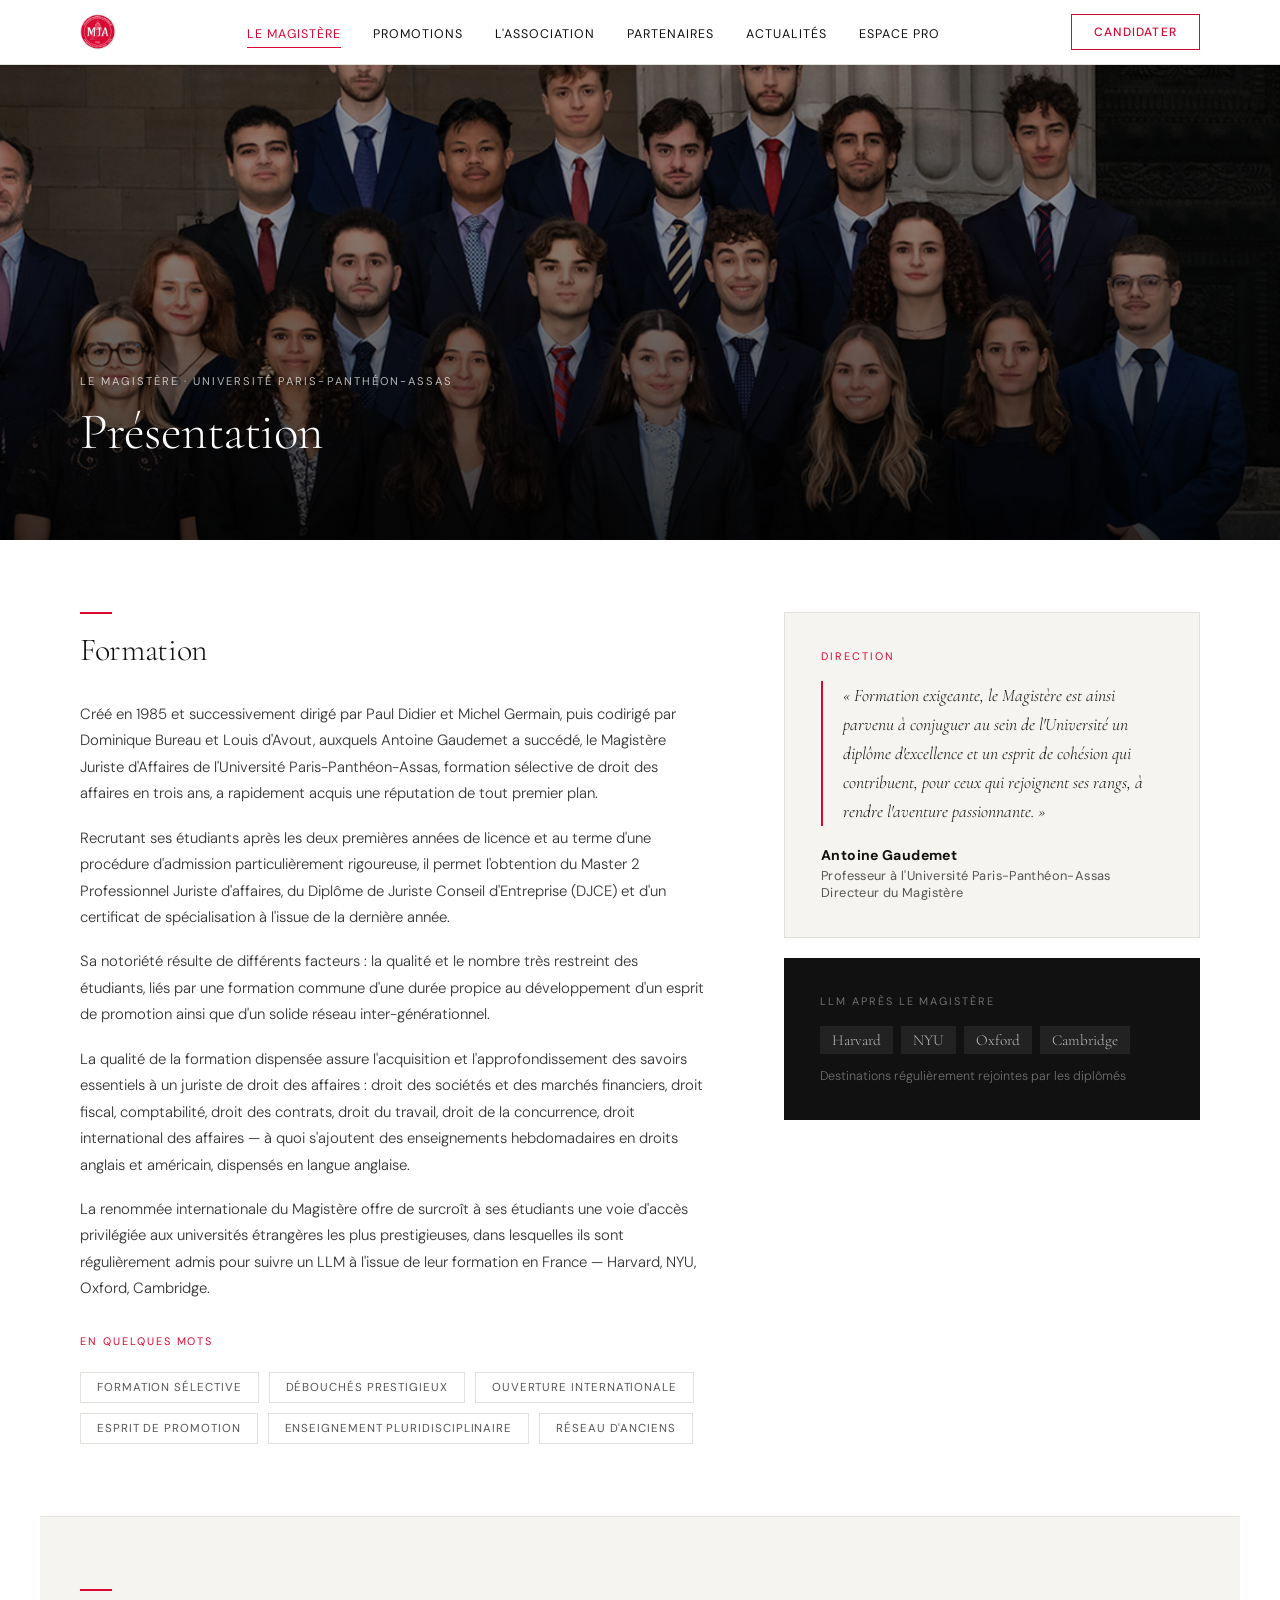
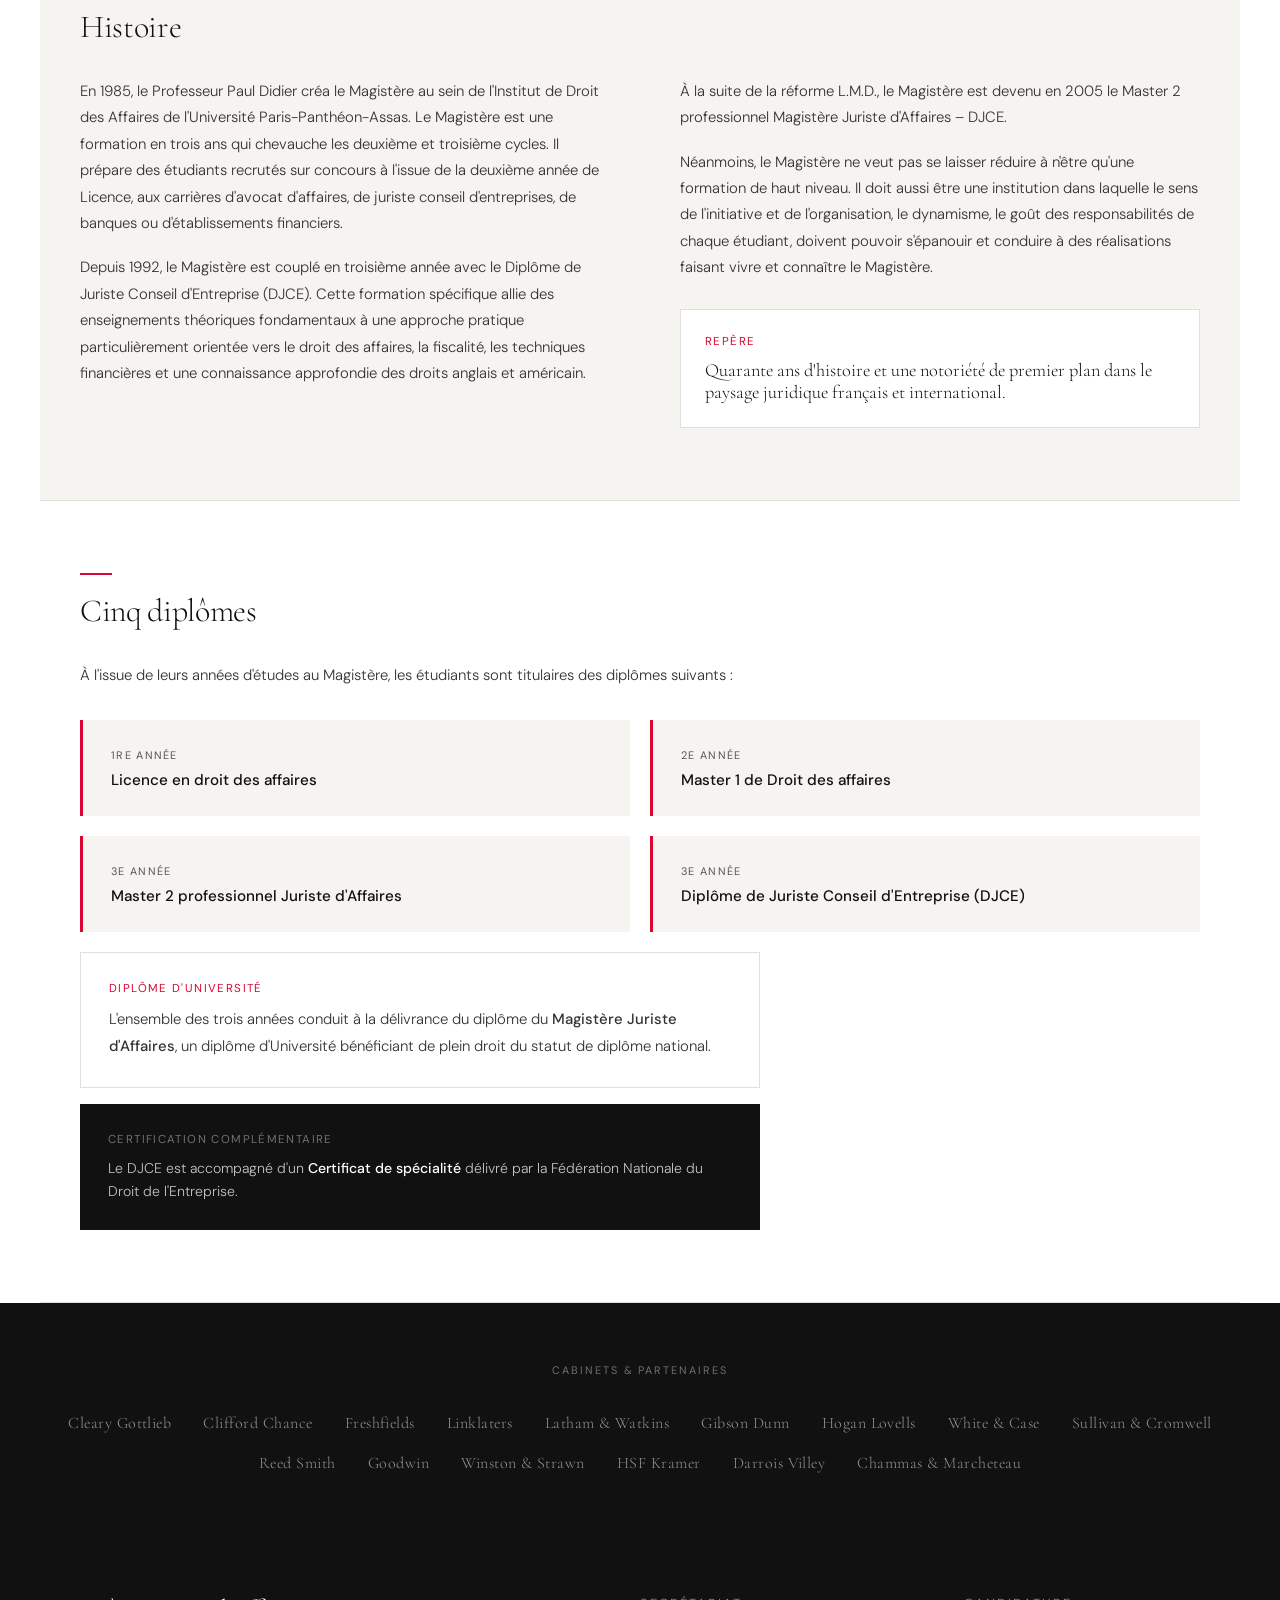
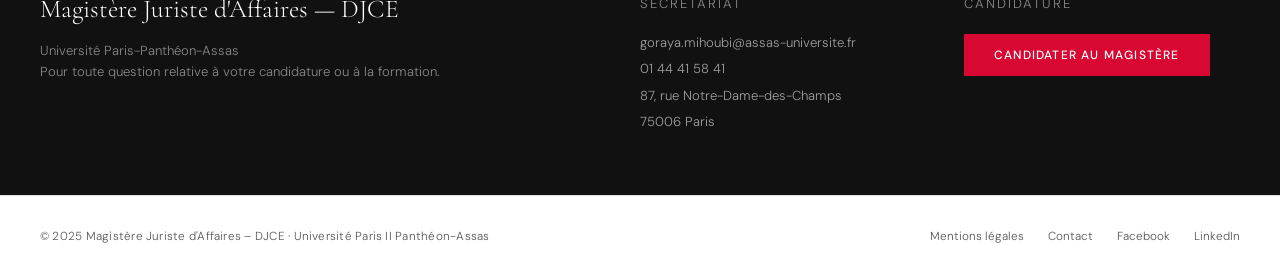
<file: mja-site/presentation.html>
<!DOCTYPE html>
<html lang="fr">
<head>
  <meta charset="UTF-8" />
  <meta name="viewport" content="width=device-width, initial-scale=1.0" />
  <title>Présentation — MJA · Magistère Juriste d'Affaires DJCE</title>
  <link rel="stylesheet" href="style.css" />
</head>
<body>

<!-- ══ NAVIGATION ═══════════════════════════════════════════════ -->
<header class="site-header" id="header">
  <nav class="nav-inner">
    <a href="index.html" class="nav-logo">
      <img src="logo.png" alt="MJA" />
    </a>

    <ul class="nav-links" id="navLinks">
      <li class="has-dropdown">
        <a href="presentation.html" class="active">Le Magistère</a>
        <ul class="dropdown">
          <li><a href="presentation.html">Présentation</a></li>
          <li><a href="admission.html">Admission</a></li>
          <li><a href="#">Enseignements</a></li>
          <li><a href="#">Mémoires</a></li>
          <li><a href="#">Débouchés</a></li>
        </ul>
      </li>
      <li class="has-dropdown">
        <a href="#">Promotions</a>
        <ul class="dropdown">
          <li><a href="#">Promotion 2026</a></li>
          <li><a href="#">Promotion 2027</a></li>
          <li><a href="#">Promotion 2028</a></li>
          <li><a href="#">Anciennes promotions</a></li>
        </ul>
      </li>
      <li class="has-dropdown">
        <a href="#">L'Association</a>
        <ul class="dropdown">
          <li><a href="#">Présentation</a></li>
          <li><a href="#">Bureau 2026</a></li>
          <li><a href="#">Anciens bureaux</a></li>
        </ul>
      </li>
      <li><a href="#">Partenaires</a></li>
      <li><a href="#">Actualités</a></li>
      <li><a href="#">Espace Pro</a></li>
    </ul>

    <a href="admission.html" class="nav-cta">Candidater</a>

    <button class="hamburger" id="hamburger" aria-label="Menu">
      <span></span><span></span><span></span>
    </button>
  </nav>
</header>


<!-- ══ PAGE HERO ═════════════════════════════════════════════════ -->
<section class="hero" style="height:60vh; min-height:420px">
  <img src="class-photo.jpg" alt="" class="hero-img" />
  <!-- For admission.html:    <img src="library.jpg"    alt="" class="hero-img" /> -->
  <div class="hero-overlay"></div>
  <div class="hero-content">
    <p class="hero-label">Le Magistère · Université Paris-Panthéon-Assas</p>
    <h1 class="hero-title" style="font-size:clamp(2rem,4vw,3.4rem)">Présentation</h1>
    <!-- or "Admission" on the admission page -->
  </div>
</section>


<!-- ══ FORMATION ═════════════════════════════════════════════════ -->
<div class="content-block">
  <div class="two-col-wide">
    <div>
      <h2 class="reveal">Formation</h2>
      <p class="body-text reveal delay-1">
        Créé en 1985 et successivement dirigé par Paul Didier et Michel Germain, puis codirigé par Dominique Bureau et Louis d'Avout, auxquels Antoine Gaudemet a succédé, le Magistère Juriste d'Affaires de l'Université Paris-Panthéon-Assas, formation sélective de droit des affaires en trois ans, a rapidement acquis une réputation de tout premier plan.
      </p>
      <p class="body-text reveal delay-1" style="margin-top:1.2em">
        Recrutant ses étudiants après les deux premières années de licence et au terme d'une procédure d'admission particulièrement rigoureuse, il permet l'obtention du Master 2 Professionnel Juriste d'affaires, du Diplôme de Juriste Conseil d'Entreprise (DJCE) et d'un certificat de spécialisation à l'issue de la dernière année.
      </p>
      <p class="body-text reveal delay-1" style="margin-top:1.2em">
        Sa notoriété résulte de différents facteurs : la qualité et le nombre très restreint des étudiants, liés par une formation commune d'une durée propice au développement d'un esprit de promotion ainsi que d'un solide réseau inter-générationnel.
      </p>
      <p class="body-text reveal delay-1" style="margin-top:1.2em">
        La qualité de la formation dispensée assure l'acquisition et l'approfondissement des savoirs essentiels à un juriste de droit des affaires : droit des sociétés et des marchés financiers, droit fiscal, comptabilité, droit des contrats, droit du travail, droit de la concurrence, droit international des affaires — à quoi s'ajoutent des enseignements hebdomadaires en droits anglais et américain, dispensés en langue anglaise.
      </p>
      <p class="body-text reveal delay-1" style="margin-top:1.2em">
        La renommée internationale du Magistère offre de surcroît à ses étudiants une voie d'accès privilégiée aux universités étrangères les plus prestigieuses, dans lesquelles ils sont régulièrement admis pour suivre un LLM à l'issue de leur formation en France — Harvard, NYU, Oxford, Cambridge.
      </p>

      <div style="margin-top:32px" class="reveal delay-2">
        <p class="section-label" style="margin-bottom:10px">En quelques mots</p>
        <div class="tags-list">
          <span class="tag">Formation sélective</span>
          <span class="tag">Débouchés prestigieux</span>
          <span class="tag">Ouverture internationale</span>
          <span class="tag">Esprit de promotion</span>
          <span class="tag">Enseignement pluridisciplinaire</span>
          <span class="tag">Réseau d'anciens</span>
        </div>
      </div>
    </div>

    <div class="reveal delay-2">
      <div style="background:var(--light); border:1px solid var(--border); padding:36px">
        <p class="section-label" style="margin-bottom:18px">Direction</p>
        <blockquote style="font-family:var(--serif); font-size:1.1rem; font-weight:300; font-style:italic; line-height:1.65; color:var(--black); border-left:2px solid var(--red); padding-left:20px">
          « Formation exigeante, le Magistère est ainsi parvenu à conjuguer au sein de l'Université un diplôme d'excellence et un esprit de cohésion qui contribuent, pour ceux qui rejoignent ses rangs, à rendre l'aventure passionnante. »
        </blockquote>
        <p style="font-family:var(--sans); font-size:.8rem; color:var(--gray); margin-top:20px; font-weight:400; letter-spacing:.03em">
          <strong style="display:block; color:var(--black); font-size:.88rem; margin-bottom:3px">Antoine Gaudemet</strong>
          Professeur à l'Université Paris-Panthéon-Assas<br/>
          Directeur du Magistère
        </p>
      </div>

      <div style="margin-top:20px; background:var(--black); padding:36px; color:white">
        <p class="section-label" style="color:rgba(255,255,255,.4); margin-bottom:18px">LLM après le Magistère</p>
        <div style="display:flex; flex-wrap:wrap; gap:8px">
          <span style="font-family:var(--serif); font-size:.95rem; font-weight:300; color:rgba(255,255,255,.7); background:rgba(255,255,255,.07); padding:5px 12px">Harvard</span>
          <span style="font-family:var(--serif); font-size:.95rem; font-weight:300; color:rgba(255,255,255,.7); background:rgba(255,255,255,.07); padding:5px 12px">NYU</span>
          <span style="font-family:var(--serif); font-size:.95rem; font-weight:300; color:rgba(255,255,255,.7); background:rgba(255,255,255,.07); padding:5px 12px">Oxford</span>
          <span style="font-family:var(--serif); font-size:.95rem; font-weight:300; color:rgba(255,255,255,.7); background:rgba(255,255,255,.07); padding:5px 12px">Cambridge</span>
        </div>
        <p style="font-family:var(--sans); font-size:.78rem; color:rgba(255,255,255,.4); margin-top:14px; font-weight:300">Destinations régulièrement rejointes par les diplômés</p>
      </div>
    </div>
  </div>
</div>


<!-- ══ HISTOIRE ══════════════════════════════════════════════════ -->
<div class="content-block" style="background:var(--light)">
  <h2 class="reveal">Histoire</h2>
  <div class="two-col">
    <div>
      <p class="body-text reveal delay-1">
        En 1985, le Professeur Paul Didier créa le Magistère au sein de l'Institut de Droit des Affaires de l'Université Paris-Panthéon-Assas. Le Magistère est une formation en trois ans qui chevauche les deuxième et troisième cycles. Il prépare des étudiants recrutés sur concours à l'issue de la deuxième année de Licence, aux carrières d'avocat d'affaires, de juriste conseil d'entreprises, de banques ou d'établissements financiers.
      </p>
      <p class="body-text reveal delay-1" style="margin-top:1.2em">
        Depuis 1992, le Magistère est couplé en troisième année avec le Diplôme de Juriste Conseil d'Entreprise (DJCE). Cette formation spécifique allie des enseignements théoriques fondamentaux à une approche pratique particulièrement orientée vers le droit des affaires, la fiscalité, les techniques financières et une connaissance approfondie des droits anglais et américain.
      </p>
    </div>
    <div>
      <p class="body-text reveal delay-2">
        À la suite de la réforme L.M.D., le Magistère est devenu en 2005 le Master 2 professionnel Magistère Juriste d'Affaires – DJCE.
      </p>
      <p class="body-text reveal delay-2" style="margin-top:1.2em">
        Néanmoins, le Magistère ne veut pas se laisser réduire à n'être qu'une formation de haut niveau. Il doit aussi être une institution dans laquelle le sens de l'initiative et de l'organisation, le dynamisme, le goût des responsabilités de chaque étudiant, doivent pouvoir s'épanouir et conduire à des réalisations faisant vivre et connaître le Magistère.
      </p>
      <div style="margin-top:28px; padding:24px; border:1px solid var(--border); background:var(--white)" class="reveal delay-2">
        <p style="font-family:var(--sans); font-size:.72rem; letter-spacing:.12em; text-transform:uppercase; color:var(--red); margin-bottom:10px">Repère</p>
        <p style="font-family:var(--serif); font-size:1.15rem; font-weight:300; color:var(--black)">Quarante ans d'histoire et une notoriété de premier plan dans le paysage juridique français et international.</p>
      </div>
    </div>
  </div>
</div>


<!-- ══ CINQ DIPLÔMES ══════════════════════════════════════════════ -->
<div class="content-block">
  <h2 class="reveal">Cinq diplômes</h2>
  <p class="body-text reveal delay-1">
    À l'issue de leurs années d'études au Magistère, les étudiants sont titulaires des diplômes suivants :
  </p>

  <ul class="diplomas-list" style="margin-top:32px">
    <li class="reveal">
      <span style="font-family:var(--sans);font-size:.68rem;letter-spacing:.12em;text-transform:uppercase;color:var(--gray);font-weight:400">1re année</span>
      <strong>Licence en droit des affaires</strong>
    </li>
    <li class="reveal delay-1">
      <span style="font-family:var(--sans);font-size:.68rem;letter-spacing:.12em;text-transform:uppercase;color:var(--gray);font-weight:400">2e année</span>
      <strong>Master 1 de Droit des affaires</strong>
    </li>
    <li class="reveal delay-2">
      <span style="font-family:var(--sans);font-size:.68rem;letter-spacing:.12em;text-transform:uppercase;color:var(--gray);font-weight:400">3e année</span>
      <strong>Master 2 professionnel Juriste d'Affaires</strong>
    </li>
    <li class="reveal delay-3">
      <span style="font-family:var(--sans);font-size:.68rem;letter-spacing:.12em;text-transform:uppercase;color:var(--gray);font-weight:400">3e année</span>
      <strong>Diplôme de Juriste Conseil d'Entreprise (DJCE)</strong>
    </li>
  </ul>

  <div style="margin-top:20px; border:1px solid var(--border); padding:28px; max-width:680px" class="reveal">
    <p style="font-family:var(--sans);font-size:.72rem;letter-spacing:.12em;text-transform:uppercase;color:var(--red);margin-bottom:10px">Diplôme d'Université</p>
    <p class="body-text" style="max-width:100%">L'ensemble des trois années conduit à la délivrance du diplôme du <strong style="font-weight:500">Magistère Juriste d'Affaires</strong>, un diplôme d'Université bénéficiant de plein droit du statut de diplôme national.</p>
  </div>

  <div style="margin-top:16px; background:var(--black); padding:28px; max-width:680px" class="reveal delay-1">
    <p style="font-family:var(--sans);font-size:.72rem;letter-spacing:.12em;text-transform:uppercase;color:rgba(255,255,255,.4);margin-bottom:10px">Certification complémentaire</p>
    <p style="font-family:var(--sans);font-size:.88rem;font-weight:300;color:rgba(255,255,255,.75);line-height:1.6">Le DJCE est accompagné d'un <strong style="font-weight:500;color:white">Certificat de spécialité</strong> délivré par la Fédération Nationale du Droit de l'Entreprise.</p>
  </div>
</div>


<!-- ══ PARTENAIRES ═══════════════════════════════════════════════ -->
<div class="partners-section">
  <div class="partners-inner">
    <p class="partners-label">Cabinets &amp; partenaires</p>
    <div class="partners-grid">
      <span class="partner-name">Cleary Gottlieb</span>
      <span class="partner-name">Clifford Chance</span>
      <span class="partner-name">Freshfields</span>
      <span class="partner-name">Linklaters</span>
      <span class="partner-name">Latham &amp; Watkins</span>
      <span class="partner-name">Gibson Dunn</span>
      <span class="partner-name">Hogan Lovells</span>
      <span class="partner-name">White &amp; Case</span>
      <span class="partner-name">Sullivan &amp; Cromwell</span>
      <span class="partner-name">Reed Smith</span>
      <span class="partner-name">Goodwin</span>
      <span class="partner-name">Winston &amp; Strawn</span>
      <span class="partner-name">HSF Kramer</span>
      <span class="partner-name">Darrois Villey</span>
      <span class="partner-name">Chammas &amp; Marcheteau</span>
    </div>
  </div>
</div>


<!-- ══ CONTACT ═══════════════════════════════════════════════════ -->
<div class="contact-bar">
  <div class="contact-bar-inner">
    <div>
      <h3>Magistère Juriste d'Affaires — DJCE</h3>
      <p>Université Paris-Panthéon-Assas<br/>Pour toute question relative à votre candidature ou à la formation.</p>
    </div>
    <div>
      <p class="contact-bar-label">Secrétariat</p>
      <div class="contact-detail">
        <a href="mailto:goraya.mihoubi@assas-universite.fr">goraya.mihoubi@assas-universite.fr</a><br/>
        01 44 41 58 41<br/>
        87, rue Notre-Dame-des-Champs<br/>75006 Paris
      </div>
    </div>
    <div>
      <p class="contact-bar-label">Candidature</p>
      <a href="admission.html" class="btn-primary" style="display:inline-block; margin-top:4px">Candidater au Magistère</a>
    </div>
  </div>
</div>


<!-- ══ FOOTER ════════════════════════════════════════════════════ -->
<footer>
  <div class="footer-inner">
    <p class="footer-copy">© 2025 Magistère Juriste d'Affaires – DJCE · Université Paris II Panthéon-Assas</p>
    <div class="footer-links">
      <a href="#">Mentions légales</a>
      <a href="#">Contact</a>
      <a href="https://www.facebook.com/mja.assas/" target="_blank" rel="noopener">Facebook</a>
      <a href="https://www.linkedin.com/edu/school?id=375008" target="_blank" rel="noopener">LinkedIn</a>
    </div>
  </div>
</footer>


<script>
  const header = document.getElementById('header');
  window.addEventListener('scroll', () => {
    header.classList.toggle('scrolled', window.scrollY > 20);
  });

  const hamburger = document.getElementById('hamburger');
  const navLinks  = document.getElementById('navLinks');
  hamburger.addEventListener('click', () => navLinks.classList.toggle('open'));

  const reveals = document.querySelectorAll('.reveal, .step');
  const observer = new IntersectionObserver((entries) => {
    entries.forEach(e => {
      if (e.isIntersecting) { e.target.classList.add('visible'); observer.unobserve(e.target); }
    });
  }, { threshold: 0.1 });
  reveals.forEach(el => observer.observe(el));
</script>
</body>
</html>
</file>
<file: style.css>
/* ─────────────────────────────────────────────────────────
   MJA – Magistère Juriste d'Affaires
   Palette : white / #d90833 / #111
   ───────────────────────────────────────────────────────── */

@import url('https://fonts.googleapis.com/css2?family=Cormorant+Garamond:ital,wght@0,300;0,400;0,500;0,600;1,300;1,400&family=DM+Sans:wght@300;400;500&display=swap');

:root {
  --red:    #d90833;
  --black:  #111111;
  --gray:   #555;
  --light:  #f6f4f1;
  --border: #e2e0db;
  --white:  #ffffff;

  --serif: 'Cormorant Garamond', Georgia, serif;
  --sans:  'DM Sans', sans-serif;
}

*, *::before, *::after { box-sizing: border-box; margin: 0; padding: 0; }

html { scroll-behavior: smooth; }

body {
  font-family: var(--sans);
  font-size: 16px;
  color: var(--black);
  background: var(--white);
  -webkit-font-smoothing: antialiased;
}

a { color: inherit; text-decoration: none; }
img { display: block; max-width: 100%; }


/* ── NAVIGATION ─────────────────────────────────────────── */

.site-header {
  position: fixed;
  top: 0; left: 0; right: 0;
  z-index: 100;
  background: var(--white);
  border-bottom: 1px solid var(--border);
  transition: box-shadow .3s ease;
}

.site-header.scrolled {
  box-shadow: 0 2px 16px rgba(0,0,0,.06);
}

.nav-inner {
  max-width: 1200px;
  margin: 0 auto;
  display: flex;
  align-items: center;
  justify-content: space-between;
  padding: 0 40px;
  height: 64px;
}

.nav-logo {
  display: flex;
  align-items: center;
  gap: 12px;
  flex-shrink: 0;
}

.nav-logo img {
  height: 36px;
  width: auto;
}

.nav-logo-text {
  font-family: var(--serif);
  font-size: 1.05rem;
  font-weight: 500;
  letter-spacing: .01em;
  line-height: 1.2;
}

.nav-logo-text span {
  display: block;
  font-size: .7rem;
  font-family: var(--sans);
  font-weight: 300;
  letter-spacing: .12em;
  text-transform: uppercase;
  color: var(--gray);
}

.nav-links {
  display: flex;
  align-items: center;
  gap: 32px;
  list-style: none;
}

.nav-links > li { position: relative; }

.nav-links > li > a {
  font-family: var(--sans);
  font-size: .78rem;
  font-weight: 400;
  letter-spacing: .08em;
  text-transform: uppercase;
  color: var(--black);
  padding: 4px 0;
  position: relative;
}

.nav-links > li > a::after {
  content: '';
  position: absolute;
  bottom: -2px; left: 0; right: 0;
  height: 1px;
  background: var(--red);
  transform: scaleX(0);
  transform-origin: left;
  transition: transform .25s ease;
}

.nav-links > li > a:hover::after,
.nav-links > li > a.active::after { transform: scaleX(1); }
.nav-links > li > a.active { color: var(--red); }

.nav-cta {
  font-family: var(--sans);
  font-size: .75rem;
  font-weight: 500;
  letter-spacing: .1em;
  text-transform: uppercase;
  padding: 9px 22px;
  border: 1px solid var(--red);
  color: var(--red);
  transition: background .2s, color .2s;
}

.nav-cta:hover { background: var(--red); color: var(--white); }

/* dropdown */
.has-dropdown .dropdown {
  display: none;
  position: absolute;
  top: 100%;
  padding-top: 20px;
  left: 50%;
  transform: translateX(-50%);
  background: var(--white);
  border: 1px solid var(--border);
  min-width: 200px;
  padding: 8px 0;
  list-style: none;
  box-shadow: 0 8px 24px rgba(0,0,0,.07);
}

.has-dropdown:hover .dropdown { display: block; }

.dropdown li a {
  display: block;
  padding: 9px 20px;
  font-size: .78rem;
  color: var(--black);
  letter-spacing: .02em;
  transition: color .15s;
}

.dropdown li a:hover { color: var(--red); }

/* hamburger */
.hamburger {
  display: none;
  flex-direction: column;
  gap: 5px;
  cursor: pointer;
  padding: 4px;
}

.hamburger span {
  display: block;
  width: 22px; height: 1.5px;
  background: var(--black);
  transition: .3s;
}

/* ── HERO ───────────────────────────────────────────────── */

.hero {
  position: relative;
  height: 92vh;
  min-height: 580px;
  overflow: hidden;
  display: flex;
  align-items: flex-end;
}

.hero-img {
  position: absolute;
  inset: 0;
  object-fit: cover;
  width: 100%; height: 100%;
  filter: brightness(.55);
}

.hero-img-placeholder {
  position: absolute;
  inset: 0;
  background: linear-gradient(160deg, #1a1a2e 0%, #2d1b1b 100%);
}

.hero-overlay {
  position: absolute;
  inset: 0;
  background: linear-gradient(to top, rgba(0,0,0,.65) 0%, transparent 60%);
}

.hero-content {
  position: relative;
  max-width: 1200px;
  width: 100%;
  margin: 0 auto;
  padding: 0 40px 80px;
  color: var(--white);
}

.hero-label {
  font-family: var(--sans);
  font-size: .7rem;
  letter-spacing: .18em;
  text-transform: uppercase;
  color: rgba(255,255,255,.7);
  margin-bottom: 16px;
  opacity: 0;
  transform: translateY(10px);
  animation: fadeUp 1.2s .2s forwards;
}

.hero-title {
  font-family: var(--serif);
  font-size: clamp(2.6rem, 5vw, 4.5rem);
  font-weight: 300;
  line-height: 1.1;
  letter-spacing: -.01em;
  max-width: 700px;
  opacity: 0;
  transform: translateY(12px);
  animation: fadeUp .8s .35s forwards;
}

.hero-title em {
  font-style: italic;
  color: rgba(255,255,255,.85);
}

.hero-sub {
  font-family: var(--sans);
  font-size: .85rem;
  font-weight: 300;
  letter-spacing: .06em;
  color: rgba(255,255,255,.75);
  margin-top: 16px;
  opacity: 0;
  animation: fadeUp .8s .5s forwards;
}

.hero-actions {
  display: flex;
  gap: 16px;
  margin-top: 36px;
  opacity: 0;
  animation: fadeUp .8s .65s forwards;
}

.btn-primary {
  font-family: var(--sans);
  font-size: .75rem;
  letter-spacing: .1em;
  text-transform: uppercase;
  font-weight: 500;
  padding: 13px 30px;
  background: var(--red);
  color: var(--white);
  transition: opacity .2s;
}

.btn-primary:hover { opacity: .85; }

.btn-ghost {
  font-family: var(--sans);
  font-size: .75rem;
  letter-spacing: .1em;
  text-transform: uppercase;
  font-weight: 400;
  padding: 13px 30px;
  border: 1px solid rgba(255,255,255,.4);
  color: var(--white);
  transition: border-color .2s, background .2s;
}

.btn-ghost:hover { border-color: var(--white); background: rgba(255,255,255,.08); }

/* ── PAGE HEADER (inner pages) ──────────────────────────── */

.page-hero {
  padding: 160px 40px 80px;
  max-width: 1200px;
  margin: 0 auto;
}

.page-hero-eyebrow {
  font-family: var(--sans);
  font-size: .68rem;
  letter-spacing: .18em;
  text-transform: uppercase;
  color: var(--red);
  margin-bottom: 14px;
}

.page-hero h1 {
  font-family: var(--serif);
  font-size: clamp(2.4rem, 4.5vw, 3.8rem);
  font-weight: 300;
  line-height: 1.1;
  letter-spacing: -.01em;
  max-width: 640px;
}

.page-hero-rule {
  width: 48px;
  height: 2px;
  background: var(--red);
  margin-top: 28px;
}

/* ── SECTIONS ───────────────────────────────────────────── */

.section {
  max-width: 1200px;
  margin: 0 auto;
  padding: 80px 40px;
}

.section-sm { padding: 48px 40px; }

.section-label {
  font-family: var(--sans);
  font-size: .68rem;
  letter-spacing: .18em;
  text-transform: uppercase;
  color: var(--red);
  margin-bottom: 12px;
}

.section-title {
  font-family: var(--serif);
  font-size: clamp(1.9rem, 3vw, 2.8rem);
  font-weight: 300;
  line-height: 1.15;
  letter-spacing: -.01em;
  color: var(--black);
}

.section-rule {
  width: 40px;
  height: 1.5px;
  background: var(--border);
  margin: 24px 0;
}

.section-rule.red { background: var(--red); }

.body-text {
  font-family: var(--sans);
  font-size: .93rem;
  line-height: 1.78;
  font-weight: 300;
  color: #333;
  max-width: 680px;
}

.body-text + .body-text { margin-top: 1.2em; }

/* ── TWO-COLUMN LAYOUT ──────────────────────────────────── */

.two-col {
  display: grid;
  grid-template-columns: 1fr 1fr;
  gap: 80px;
  align-items: start;
}

.two-col-wide {
  display: grid;
  grid-template-columns: 3fr 2fr;
  gap: 80px;
  align-items: start;
}

/* ── DIRECTOR QUOTE ─────────────────────────────────────── */

.director-section {
  background: var(--light);
  border-top: 1px solid var(--border);
  border-bottom: 1px solid var(--border);
}

.director-inner {
  max-width: 1200px;
  margin: 0 auto;
  padding: 80px 40px;
  display: grid;
  grid-template-columns: 3fr 2fr;
  gap: 80px;
  align-items: start;
}

.director-quote {
  font-family: var(--serif);
  font-size: clamp(1.2rem, 2vw, 1.55rem);
  font-weight: 300;
  font-style: italic;
  line-height: 1.65;
  color: var(--black);
  border-left: 2px solid var(--red);
  padding-left: 28px;
}

.director-attr {
  margin-top: 28px;
  font-family: var(--sans);
  font-size: .78rem;
  font-weight: 400;
  letter-spacing: .05em;
  color: var(--gray);
  font-style: normal;
}

.director-attr strong {
  display: block;
  font-weight: 500;
  color: var(--black);
  font-size: .85rem;
  letter-spacing: .02em;
}

/* ── HIGHLIGHTS GRID ────────────────────────────────────── */

.highlights {
  display: grid;
  grid-template-columns: repeat(3, 1fr);
  gap: 0;
  border: 1px solid var(--border);
}

.highlight-item {
  padding: 40px 36px;
  border-right: 1px solid var(--border);
  position: relative;
  transition: background .2s;
}

.highlight-item:last-child { border-right: none; }
.highlight-item:hover { background: var(--light); }

.highlight-item::before {
  content: '';
  position: absolute;
  top: 0; left: 0; right: 0;
  height: 2px;
  background: var(--red);
  transform: scaleX(0);
  transform-origin: left;
  transition: transform .3s ease;
}

.highlight-item:hover::before { transform: scaleX(1); }

.highlight-num {
  font-family: var(--serif);
  font-size: 2.2rem;
  font-weight: 300;
  color: var(--red);
  line-height: 1;
  margin-bottom: 10px;
}

.highlight-title {
  font-family: var(--serif);
  font-size: 1.1rem;
  font-weight: 500;
  margin-bottom: 10px;
}

.highlight-text {
  font-family: var(--sans);
  font-size: .8rem;
  line-height: 1.7;
  font-weight: 300;
  color: var(--gray);
}

/* ── NEWS ───────────────────────────────────────────────── */

.news-grid {
  display: grid;
  grid-template-columns: repeat(3, 1fr);
  gap: 32px;
  margin-top: 48px;
}

.news-card {
  border-top: 1px solid var(--border);
  padding-top: 24px;
  transition: transform .2s ease;
}

.news-card:hover { transform: translateY(-3px); }

.news-date {
  font-family: var(--sans);
  font-size: .7rem;
  letter-spacing: .1em;
  text-transform: uppercase;
  color: var(--red);
  margin-bottom: 10px;
}

.news-card h3 {
  font-family: var(--serif);
  font-size: 1.15rem;
  font-weight: 400;
  line-height: 1.35;
  margin-bottom: 12px;
}

.news-excerpt {
  font-family: var(--sans);
  font-size: .82rem;
  line-height: 1.65;
  font-weight: 300;
  color: var(--gray);
}

.news-link {
  display: inline-flex;
  align-items: center;
  gap: 6px;
  font-family: var(--sans);
  font-size: .72rem;
  letter-spacing: .08em;
  text-transform: uppercase;
  color: var(--red);
  margin-top: 16px;
  font-weight: 500;
}

.news-link svg { transition: transform .2s; }
.news-link:hover svg { transform: translateX(3px); }

/* ── PARTNERS ───────────────────────────────────────────── */

.partners-section {
  background: var(--black);
  padding: 60px 40px;
}

.partners-inner {
  max-width: 1200px;
  margin: 0 auto;
}

.partners-label {
  font-family: var(--sans);
  font-size: .68rem;
  letter-spacing: .18em;
  text-transform: uppercase;
  color: rgba(255,255,255,.4);
  margin-bottom: 36px;
  text-align: center;
}

.partners-grid {
  display: flex;
  flex-wrap: wrap;
  gap: 20px 32px;
  justify-content: center;
  align-items: center;
}

.partner-name {
  font-family: var(--serif);
  font-size: 1rem;
  font-weight: 300;
  color: rgba(255,255,255,.55);
  letter-spacing: .03em;
  transition: color .2s;
  white-space: nowrap;
}

.partner-name:hover { color: rgba(255,255,255,.9); }

/* ── CONTENT SECTIONS ───────────────────────────────────── */

.content-block {
  max-width: 1200px;
  margin: 0 auto;
  padding: 72px 40px;
  border-bottom: 1px solid var(--border);
}

.content-block:last-of-type { border-bottom: none; }

.content-block h2 {
  font-family: var(--serif);
  font-size: clamp(1.6rem, 2.5vw, 2.2rem);
  font-weight: 300;
  letter-spacing: -.01em;
  margin-bottom: 32px;
  color: var(--black);
}

.content-block h2::before {
  content: '';
  display: block;
  width: 32px;
  height: 2px;
  background: var(--red);
  margin-bottom: 16px;
}

/* ── DIPLOMAS LIST ──────────────────────────────────────── */

.diplomas-list {
  list-style: none;
  display: grid;
  grid-template-columns: 1fr 1fr;
  gap: 20px;
  margin-top: 16px;
}

.diplomas-list li {
  padding: 24px 28px;
  background: var(--light);
  border-left: 3px solid var(--red);
  font-family: var(--sans);
  font-size: .88rem;
  font-weight: 300;
  line-height: 1.5;
  color: var(--black);
}

.diplomas-list li strong {
  display: block;
  font-weight: 500;
  margin-top: 4px;
  font-size: .95rem;
}

/* ── HIGHLIGHTS TAGS ────────────────────────────────────── */

.tags-list {
  display: flex;
  flex-wrap: wrap;
  gap: 10px;
  margin-top: 24px;
}

.tag {
  font-family: var(--sans);
  font-size: .72rem;
  letter-spacing: .08em;
  text-transform: uppercase;
  padding: 7px 16px;
  border: 1px solid var(--border);
  color: var(--gray);
  transition: border-color .2s, color .2s;
}

.tag:hover { border-color: var(--red); color: var(--red); }

/* ── STEPS (admission) ──────────────────────────────────── */

.steps {
  margin-top: 32px;
  display: flex;
  flex-direction: column;
  gap: 0;
}

.step {
  display: grid;
  grid-template-columns: 48px 1fr;
  gap: 24px;
  padding: 32px 0;
  border-bottom: 1px solid var(--border);
  position: relative;
  opacity: 0;
  transform: translateY(16px);
  transition: opacity .5s ease, transform .5s ease;
}

.step.visible { opacity: 1; transform: none; }
.step:last-child { border-bottom: none; }

.step-num {
  width: 40px; height: 40px;
  border: 1px solid var(--red);
  border-radius: 50%;
  display: flex;
  align-items: center;
  justify-content: center;
  font-family: var(--serif);
  font-size: 1rem;
  font-weight: 400;
  color: var(--red);
  flex-shrink: 0;
  margin-top: 2px;
}

.step-content h4 {
  font-family: var(--serif);
  font-size: 1.15rem;
  font-weight: 500;
  margin-bottom: 10px;
}

.step-content p {
  font-family: var(--sans);
  font-size: .88rem;
  line-height: 1.72;
  font-weight: 300;
  color: #333;
}

.step-content .date-tag {
  display: inline-block;
  font-family: var(--sans);
  font-size: .7rem;
  letter-spacing: .08em;
  text-transform: uppercase;
  padding: 4px 10px;
  background: rgba(217,8,51,.08);
  color: var(--red);
  font-weight: 500;
  margin-top: 12px;
}

/* ── ADMISSION INTRO ────────────────────────────────────── */

.admission-intro {
  max-width: 1200px;
  margin: 0 auto;
  padding: 20px 40px 64px;
  display: grid;
  grid-template-columns: 1fr 1fr;
  gap: 80px;
}

.admission-stat {
  padding: 40px;
  border: 1px solid var(--border);
  text-align: center;
}

.admission-stat .num {
  font-family: var(--serif);
  font-size: 3.5rem;
  font-weight: 300;
  color: var(--red);
  line-height: 1;
}

.admission-stat .num-label {
  font-family: var(--sans);
  font-size: .78rem;
  letter-spacing: .06em;
  color: var(--gray);
  margin-top: 8px;
  font-weight: 300;
}

.admission-stats-row {
  display: flex;
  gap: 40px;
  margin-top: 32px;
}

.admission-stat-mini {
  flex: 1;
  padding: 28px 24px;
  border: 1px solid var(--border);
  position: relative;
}

.admission-stat-mini::before {
  content: '';
  position: absolute;
  top: 0; left: 0; right: 0;
  height: 2px;
  background: var(--red);
}

.admission-stat-mini .num {
  font-family: var(--serif);
  font-size: 2rem;
  font-weight: 300;
  color: var(--red);
  line-height: 1;
}

.admission-stat-mini .label {
  font-family: var(--sans);
  font-size: .75rem;
  color: var(--gray);
  margin-top: 6px;
  font-weight: 300;
  letter-spacing: .03em;
}

/* ── CONTACT BAR ────────────────────────────────────────── */

.contact-bar {
  background: var(--black);
  padding: 60px 40px;
}

.contact-bar-inner {
  max-width: 1200px;
  margin: 0 auto;
  display: grid;
  grid-template-columns: 2fr 1fr 1fr;
  gap: 48px;
  align-items: start;
}

.contact-bar h3 {
  font-family: var(--serif);
  font-size: 1.6rem;
  font-weight: 300;
  color: var(--white);
  margin-bottom: 16px;
}

.contact-bar p {
  font-family: var(--sans);
  font-size: .82rem;
  font-weight: 300;
  color: rgba(255,255,255,.5);
  line-height: 1.6;
}

.contact-detail {
  font-family: var(--sans);
  font-size: .82rem;
  font-weight: 300;
  color: rgba(255,255,255,.6);
  line-height: 2;
}

.contact-detail a:hover { color: var(--white); }

.contact-bar-label {
  font-family: var(--sans);
  font-size: .65rem;
  letter-spacing: .15em;
  text-transform: uppercase;
  color: rgba(255,255,255,.3);
  margin-bottom: 16px;
}

/* ── FOOTER ─────────────────────────────────────────────── */

footer {
  border-top: 1px solid var(--border);
  padding: 32px 40px;
}

.footer-inner {
  max-width: 1200px;
  margin: 0 auto;
  display: flex;
  justify-content: space-between;
  align-items: center;
}

.footer-copy {
  font-family: var(--sans);
  font-size: .73rem;
  font-weight: 300;
  color: var(--gray);
  letter-spacing: .02em;
}

.footer-links {
  display: flex;
  gap: 24px;
}

.footer-links a {
  font-family: var(--sans);
  font-size: .73rem;
  font-weight: 300;
  color: var(--gray);
  transition: color .15s;
}

.footer-links a:hover { color: var(--black); }

/* ── ANIMATIONS ─────────────────────────────────────────── */

@keyframes fadeUp {
  to { opacity: 1; transform: translateY(0); }
}

.reveal {
  opacity: 0;
  transform: translateY(20px);
  transition: opacity .9s ease, transform .9s ease;
}

.reveal.visible { opacity: 1; transform: none; }
.reveal.delay-1 { transition-delay: .1s; }
.reveal.delay-2 { transition-delay: .2s; }
.reveal.delay-3 { transition-delay: .3s; }

/* ── MOBILE ─────────────────────────────────────────────── */

@media (max-width: 900px) {
  .nav-links, .nav-cta { display: none; }
  .hamburger { display: flex; }

  .nav-links.open {
    display: flex;
    flex-direction: column;
    position: absolute;
    top: 64px; left: 0; right: 0;
    background: var(--white);
    border-top: 1px solid var(--border);
    padding: 24px 40px 32px;
    gap: 0;
  }

  .nav-links.open > li > a {
    display: block;
    padding: 12px 0;
    border-bottom: 1px solid var(--border);
    font-size: .85rem;
  }

  .two-col, .two-col-wide,
  .director-inner { grid-template-columns: 1fr; gap: 40px; }

  .highlights { grid-template-columns: 1fr; }
  .highlight-item { border-right: none; border-bottom: 1px solid var(--border); }

  .news-grid { grid-template-columns: 1fr; gap: 24px; }

  .contact-bar-inner { grid-template-columns: 1fr; gap: 32px; }

  .diplomas-list { grid-template-columns: 1fr; }

  .admission-intro { grid-template-columns: 1fr; gap: 40px; }

  .footer-inner { flex-direction: column; gap: 16px; text-align: center; }

  .hero-content { padding: 0 24px 60px; }
  .section, .content-block, .section-sm, .page-hero, .admission-intro { padding-left: 24px; padding-right: 24px; }
  .nav-inner { padding: 0 24px; }
  .partners-section, .contact-bar, footer { padding-left: 24px; padding-right: 24px; }

  .admission-stats-row { flex-direction: column; }

  .step { grid-template-columns: 40px 1fr; gap: 16px; }
}
</file>
<file: mja-site/style.css>
/* ─────────────────────────────────────────────────────────
   MJA – Magistère Juriste d'Affaires
   Palette : white / #d90833 / #111
   ───────────────────────────────────────────────────────── */

@import url('https://fonts.googleapis.com/css2?family=Cormorant+Garamond:ital,wght@0,300;0,400;0,500;0,600;1,300;1,400&family=DM+Sans:wght@300;400;500&display=swap');

:root {
  --red:    #d90833;
  --black:  #111111;
  --gray:   #555;
  --light:  #f6f4f1;
  --border: #e2e0db;
  --white:  #ffffff;

  --serif: 'Cormorant Garamond', Georgia, serif;
  --sans:  'DM Sans', sans-serif;
}

*, *::before, *::after { box-sizing: border-box; margin: 0; padding: 0; }

html { scroll-behavior: smooth; }

body {
  font-family: var(--sans);
  font-size: 16px;
  color: var(--black);
  background: var(--white);
  -webkit-font-smoothing: antialiased;
}

a { color: inherit; text-decoration: none; }
img { display: block; max-width: 100%; }


/* ── NAVIGATION ─────────────────────────────────────────── */

.site-header {
  position: fixed;
  top: 0; left: 0; right: 0;
  z-index: 100;
  background: var(--white);
  border-bottom: 1px solid var(--border);
  transition: box-shadow .3s ease;
}

.site-header.scrolled {
  box-shadow: 0 2px 16px rgba(0,0,0,.06);
}

.nav-inner {
  max-width: 1200px;
  margin: 0 auto;
  display: flex;
  align-items: center;
  justify-content: space-between;
  padding: 0 40px;
  height: 64px;
}

.nav-logo {
  display: flex;
  align-items: center;
  gap: 12px;
  flex-shrink: 0;
}

.nav-logo img {
  height: 36px;
  width: auto;
}

.nav-logo-text {
  font-family: var(--serif);
  font-size: 1.05rem;
  font-weight: 500;
  letter-spacing: .01em;
  line-height: 1.2;
}

.nav-logo-text span {
  display: block;
  font-size: .7rem;
  font-family: var(--sans);
  font-weight: 300;
  letter-spacing: .12em;
  text-transform: uppercase;
  color: var(--gray);
}

.nav-links {
  display: flex;
  align-items: center;
  gap: 32px;
  list-style: none;
}

.nav-links > li { position: relative; }

.nav-links > li > a {
  font-family: var(--sans);
  font-size: .78rem;
  font-weight: 400;
  letter-spacing: .08em;
  text-transform: uppercase;
  color: var(--black);
  padding: 4px 0;
  position: relative;
}

.nav-links > li > a::after {
  content: '';
  position: absolute;
  bottom: -2px; left: 0; right: 0;
  height: 1px;
  background: var(--red);
  transform: scaleX(0);
  transform-origin: left;
  transition: transform .25s ease;
}

.nav-links > li > a:hover::after,
.nav-links > li > a.active::after { transform: scaleX(1); }
.nav-links > li > a.active { color: var(--red); }

.nav-cta {
  font-family: var(--sans);
  font-size: .75rem;
  font-weight: 500;
  letter-spacing: .1em;
  text-transform: uppercase;
  padding: 9px 22px;
  border: 1px solid var(--red);
  color: var(--red);
  transition: background .2s, color .2s;
}

.nav-cta:hover { background: var(--red); color: var(--white); }

/* dropdown */
.has-dropdown .dropdown {
  display: none;
  position: absolute;
  top: 100%;
  padding-top: 20px;
  left: 50%;
  transform: translateX(-50%);
  background: var(--white);
  border: 1px solid var(--border);
  min-width: 200px;
  padding: 8px 0;
  list-style: none;
  box-shadow: 0 8px 24px rgba(0,0,0,.07);
}

.has-dropdown:hover .dropdown { display: block; }

.dropdown li a {
  display: block;
  padding: 9px 20px;
  font-size: .78rem;
  color: var(--black);
  letter-spacing: .02em;
  transition: color .15s;
}

.dropdown li a:hover { color: var(--red); }

/* hamburger */
.hamburger {
  display: none;
  flex-direction: column;
  gap: 5px;
  cursor: pointer;
  padding: 4px;
}

.hamburger span {
  display: block;
  width: 22px; height: 1.5px;
  background: var(--black);
  transition: .3s;
}

/* ── HERO ───────────────────────────────────────────────── */

.hero {
  position: relative;
  height: 92vh;
  min-height: 580px;
  overflow: hidden;
  display: flex;
  align-items: flex-end;
}

.hero-img {
  position: absolute;
  inset: 0;
  object-fit: cover;
  width: 100%; height: 100%;
  filter: brightness(.55);
}

.hero-img-placeholder {
  position: absolute;
  inset: 0;
  background: linear-gradient(160deg, #1a1a2e 0%, #2d1b1b 100%);
}

.hero-overlay {
  position: absolute;
  inset: 0;
  background: linear-gradient(to top, rgba(0,0,0,.65) 0%, transparent 60%);
}

.hero-content {
  position: relative;
  max-width: 1200px;
  width: 100%;
  margin: 0 auto;
  padding: 0 40px 80px;
  color: var(--white);
}

.hero-label {
  font-family: var(--sans);
  font-size: .7rem;
  letter-spacing: .18em;
  text-transform: uppercase;
  color: rgba(255,255,255,.7);
  margin-bottom: 16px;
  opacity: 0;
  transform: translateY(10px);
  animation: fadeUp 1.2s .2s forwards;
}

.hero-title {
  font-family: var(--serif);
  font-size: clamp(2.6rem, 5vw, 4.5rem);
  font-weight: 300;
  line-height: 1.1;
  letter-spacing: -.01em;
  max-width: 700px;
  opacity: 0;
  transform: translateY(12px);
  animation: fadeUp .8s .35s forwards;
}

.hero-title em {
  font-style: italic;
  color: rgba(255,255,255,.85);
}

.hero-sub {
  font-family: var(--sans);
  font-size: .85rem;
  font-weight: 300;
  letter-spacing: .06em;
  color: rgba(255,255,255,.75);
  margin-top: 16px;
  opacity: 0;
  animation: fadeUp .8s .5s forwards;
}

.hero-actions {
  display: flex;
  gap: 16px;
  margin-top: 36px;
  opacity: 0;
  animation: fadeUp .8s .65s forwards;
}

.btn-primary {
  font-family: var(--sans);
  font-size: .75rem;
  letter-spacing: .1em;
  text-transform: uppercase;
  font-weight: 500;
  padding: 13px 30px;
  background: var(--red);
  color: var(--white);
  transition: opacity .2s;
}

.btn-primary:hover { opacity: .85; }

.btn-ghost {
  font-family: var(--sans);
  font-size: .75rem;
  letter-spacing: .1em;
  text-transform: uppercase;
  font-weight: 400;
  padding: 13px 30px;
  border: 1px solid rgba(255,255,255,.4);
  color: var(--white);
  transition: border-color .2s, background .2s;
}

.btn-ghost:hover { border-color: var(--white); background: rgba(255,255,255,.08); }

/* ── PAGE HEADER (inner pages) ──────────────────────────── */

.page-hero {
  padding: 160px 40px 80px;
  max-width: 1200px;
  margin: 0 auto;
}

.page-hero-eyebrow {
  font-family: var(--sans);
  font-size: .68rem;
  letter-spacing: .18em;
  text-transform: uppercase;
  color: var(--red);
  margin-bottom: 14px;
}

.page-hero h1 {
  font-family: var(--serif);
  font-size: clamp(2.4rem, 4.5vw, 3.8rem);
  font-weight: 300;
  line-height: 1.1;
  letter-spacing: -.01em;
  max-width: 640px;
}

.page-hero-rule {
  width: 48px;
  height: 2px;
  background: var(--red);
  margin-top: 28px;
}

/* ── SECTIONS ───────────────────────────────────────────── */

.section {
  max-width: 1200px;
  margin: 0 auto;
  padding: 80px 40px;
}

.section-sm { padding: 48px 40px; }

.section-label {
  font-family: var(--sans);
  font-size: .68rem;
  letter-spacing: .18em;
  text-transform: uppercase;
  color: var(--red);
  margin-bottom: 12px;
}

.section-title {
  font-family: var(--serif);
  font-size: clamp(1.9rem, 3vw, 2.8rem);
  font-weight: 300;
  line-height: 1.15;
  letter-spacing: -.01em;
  color: var(--black);
}

.section-rule {
  width: 40px;
  height: 1.5px;
  background: var(--border);
  margin: 24px 0;
}

.section-rule.red { background: var(--red); }

.body-text {
  font-family: var(--sans);
  font-size: .93rem;
  line-height: 1.78;
  font-weight: 300;
  color: #333;
  max-width: 680px;
}

.body-text + .body-text { margin-top: 1.2em; }

/* ── TWO-COLUMN LAYOUT ──────────────────────────────────── */

.two-col {
  display: grid;
  grid-template-columns: 1fr 1fr;
  gap: 80px;
  align-items: start;
}

.two-col-wide {
  display: grid;
  grid-template-columns: 3fr 2fr;
  gap: 80px;
  align-items: start;
}

/* ── DIRECTOR QUOTE ─────────────────────────────────────── */

.director-section {
  background: var(--light);
  border-top: 1px solid var(--border);
  border-bottom: 1px solid var(--border);
}

.director-inner {
  max-width: 1200px;
  margin: 0 auto;
  padding: 80px 40px;
  display: grid;
  grid-template-columns: 3fr 2fr;
  gap: 80px;
  align-items: start;
}

.director-quote {
  font-family: var(--serif);
  font-size: clamp(1.2rem, 2vw, 1.55rem);
  font-weight: 300;
  font-style: italic;
  line-height: 1.65;
  color: var(--black);
  border-left: 2px solid var(--red);
  padding-left: 28px;
}

.director-attr {
  margin-top: 28px;
  font-family: var(--sans);
  font-size: .78rem;
  font-weight: 400;
  letter-spacing: .05em;
  color: var(--gray);
  font-style: normal;
}

.director-attr strong {
  display: block;
  font-weight: 500;
  color: var(--black);
  font-size: .85rem;
  letter-spacing: .02em;
}

/* ── HIGHLIGHTS GRID ────────────────────────────────────── */

.highlights {
  display: grid;
  grid-template-columns: repeat(3, 1fr);
  gap: 0;
  border: 1px solid var(--border);
}

.highlight-item {
  padding: 40px 36px;
  border-right: 1px solid var(--border);
  position: relative;
  transition: background .2s;
}

.highlight-item:last-child { border-right: none; }
.highlight-item:hover { background: var(--light); }

.highlight-item::before {
  content: '';
  position: absolute;
  top: 0; left: 0; right: 0;
  height: 2px;
  background: var(--red);
  transform: scaleX(0);
  transform-origin: left;
  transition: transform .3s ease;
}

.highlight-item:hover::before { transform: scaleX(1); }

.highlight-num {
  font-family: var(--serif);
  font-size: 2.2rem;
  font-weight: 300;
  color: var(--red);
  line-height: 1;
  margin-bottom: 10px;
}

.highlight-title {
  font-family: var(--serif);
  font-size: 1.1rem;
  font-weight: 500;
  margin-bottom: 10px;
}

.highlight-text {
  font-family: var(--sans);
  font-size: .8rem;
  line-height: 1.7;
  font-weight: 300;
  color: var(--gray);
}

/* ── NEWS ───────────────────────────────────────────────── */

.news-grid {
  display: grid;
  grid-template-columns: repeat(3, 1fr);
  gap: 32px;
  margin-top: 48px;
}

.news-card {
  border-top: 1px solid var(--border);
  padding-top: 24px;
  transition: transform .2s ease;
}

.news-card:hover { transform: translateY(-3px); }

.news-date {
  font-family: var(--sans);
  font-size: .7rem;
  letter-spacing: .1em;
  text-transform: uppercase;
  color: var(--red);
  margin-bottom: 10px;
}

.news-card h3 {
  font-family: var(--serif);
  font-size: 1.15rem;
  font-weight: 400;
  line-height: 1.35;
  margin-bottom: 12px;
}

.news-excerpt {
  font-family: var(--sans);
  font-size: .82rem;
  line-height: 1.65;
  font-weight: 300;
  color: var(--gray);
}

.news-link {
  display: inline-flex;
  align-items: center;
  gap: 6px;
  font-family: var(--sans);
  font-size: .72rem;
  letter-spacing: .08em;
  text-transform: uppercase;
  color: var(--red);
  margin-top: 16px;
  font-weight: 500;
}

.news-link svg { transition: transform .2s; }
.news-link:hover svg { transform: translateX(3px); }

/* ── PARTNERS ───────────────────────────────────────────── */

.partners-section {
  background: var(--black);
  padding: 60px 40px;
}

.partners-inner {
  max-width: 1200px;
  margin: 0 auto;
}

.partners-label {
  font-family: var(--sans);
  font-size: .68rem;
  letter-spacing: .18em;
  text-transform: uppercase;
  color: rgba(255,255,255,.4);
  margin-bottom: 36px;
  text-align: center;
}

.partners-grid {
  display: flex;
  flex-wrap: wrap;
  gap: 20px 32px;
  justify-content: center;
  align-items: center;
}

.partner-name {
  font-family: var(--serif);
  font-size: 1rem;
  font-weight: 300;
  color: rgba(255,255,255,.55);
  letter-spacing: .03em;
  transition: color .2s;
  white-space: nowrap;
}

.partner-name:hover { color: rgba(255,255,255,.9); }

/* ── CONTENT SECTIONS ───────────────────────────────────── */

.content-block {
  max-width: 1200px;
  margin: 0 auto;
  padding: 72px 40px;
  border-bottom: 1px solid var(--border);
}

.content-block:last-of-type { border-bottom: none; }

.content-block h2 {
  font-family: var(--serif);
  font-size: clamp(1.6rem, 2.5vw, 2.2rem);
  font-weight: 300;
  letter-spacing: -.01em;
  margin-bottom: 32px;
  color: var(--black);
}

.content-block h2::before {
  content: '';
  display: block;
  width: 32px;
  height: 2px;
  background: var(--red);
  margin-bottom: 16px;
}

/* ── DIPLOMAS LIST ──────────────────────────────────────── */

.diplomas-list {
  list-style: none;
  display: grid;
  grid-template-columns: 1fr 1fr;
  gap: 20px;
  margin-top: 16px;
}

.diplomas-list li {
  padding: 24px 28px;
  background: var(--light);
  border-left: 3px solid var(--red);
  font-family: var(--sans);
  font-size: .88rem;
  font-weight: 300;
  line-height: 1.5;
  color: var(--black);
}

.diplomas-list li strong {
  display: block;
  font-weight: 500;
  margin-top: 4px;
  font-size: .95rem;
}

/* ── HIGHLIGHTS TAGS ────────────────────────────────────── */

.tags-list {
  display: flex;
  flex-wrap: wrap;
  gap: 10px;
  margin-top: 24px;
}

.tag {
  font-family: var(--sans);
  font-size: .72rem;
  letter-spacing: .08em;
  text-transform: uppercase;
  padding: 7px 16px;
  border: 1px solid var(--border);
  color: var(--gray);
  transition: border-color .2s, color .2s;
}

.tag:hover { border-color: var(--red); color: var(--red); }

/* ── STEPS (admission) ──────────────────────────────────── */

.steps {
  margin-top: 32px;
  display: flex;
  flex-direction: column;
  gap: 0;
}

.step {
  display: grid;
  grid-template-columns: 48px 1fr;
  gap: 24px;
  padding: 32px 0;
  border-bottom: 1px solid var(--border);
  position: relative;
  opacity: 0;
  transform: translateY(16px);
  transition: opacity .5s ease, transform .5s ease;
}

.step.visible { opacity: 1; transform: none; }
.step:last-child { border-bottom: none; }

.step-num {
  width: 40px; height: 40px;
  border: 1px solid var(--red);
  border-radius: 50%;
  display: flex;
  align-items: center;
  justify-content: center;
  font-family: var(--serif);
  font-size: 1rem;
  font-weight: 400;
  color: var(--red);
  flex-shrink: 0;
  margin-top: 2px;
}

.step-content h4 {
  font-family: var(--serif);
  font-size: 1.15rem;
  font-weight: 500;
  margin-bottom: 10px;
}

.step-content p {
  font-family: var(--sans);
  font-size: .88rem;
  line-height: 1.72;
  font-weight: 300;
  color: #333;
}

.step-content .date-tag {
  display: inline-block;
  font-family: var(--sans);
  font-size: .7rem;
  letter-spacing: .08em;
  text-transform: uppercase;
  padding: 4px 10px;
  background: rgba(217,8,51,.08);
  color: var(--red);
  font-weight: 500;
  margin-top: 12px;
}

/* ── ADMISSION INTRO ────────────────────────────────────── */

.admission-intro {
  max-width: 1200px;
  margin: 0 auto;
  padding: 0 40px 64px;
  display: grid;
  grid-template-columns: 1fr 1fr;
  gap: 80px;
}

.admission-stat {
  padding: 40px;
  border: 1px solid var(--border);
  text-align: center;
}

.admission-stat .num {
  font-family: var(--serif);
  font-size: 3.5rem;
  font-weight: 300;
  color: var(--red);
  line-height: 1;
}

.admission-stat .num-label {
  font-family: var(--sans);
  font-size: .78rem;
  letter-spacing: .06em;
  color: var(--gray);
  margin-top: 8px;
  font-weight: 300;
}

.admission-stats-row {
  display: flex;
  gap: 20px;
  margin-top: 32px;
}

.admission-stat-mini {
  flex: 1;
  padding: 28px 24px;
  border: 1px solid var(--border);
  position: relative;
}

.admission-stat-mini::before {
  content: '';
  position: absolute;
  top: 0; left: 0; right: 0;
  height: 2px;
  background: var(--red);
}

.admission-stat-mini .num {
  font-family: var(--serif);
  font-size: 2rem;
  font-weight: 300;
  color: var(--red);
  line-height: 1;
}

.admission-stat-mini .label {
  font-family: var(--sans);
  font-size: .75rem;
  color: var(--gray);
  margin-top: 6px;
  font-weight: 300;
  letter-spacing: .03em;
}

/* ── CONTACT BAR ────────────────────────────────────────── */

.contact-bar {
  background: var(--black);
  padding: 60px 40px;
}

.contact-bar-inner {
  max-width: 1200px;
  margin: 0 auto;
  display: grid;
  grid-template-columns: 2fr 1fr 1fr;
  gap: 48px;
  align-items: start;
}

.contact-bar h3 {
  font-family: var(--serif);
  font-size: 1.6rem;
  font-weight: 300;
  color: var(--white);
  margin-bottom: 16px;
}

.contact-bar p {
  font-family: var(--sans);
  font-size: .82rem;
  font-weight: 300;
  color: rgba(255,255,255,.5);
  line-height: 1.6;
}

.contact-detail {
  font-family: var(--sans);
  font-size: .82rem;
  font-weight: 300;
  color: rgba(255,255,255,.6);
  line-height: 2;
}

.contact-detail a:hover { color: var(--white); }

.contact-bar-label {
  font-family: var(--sans);
  font-size: .65rem;
  letter-spacing: .15em;
  text-transform: uppercase;
  color: rgba(255,255,255,.3);
  margin-bottom: 16px;
}

/* ── FOOTER ─────────────────────────────────────────────── */

footer {
  border-top: 1px solid var(--border);
  padding: 32px 40px;
}

.footer-inner {
  max-width: 1200px;
  margin: 0 auto;
  display: flex;
  justify-content: space-between;
  align-items: center;
}

.footer-copy {
  font-family: var(--sans);
  font-size: .73rem;
  font-weight: 300;
  color: var(--gray);
  letter-spacing: .02em;
}

.footer-links {
  display: flex;
  gap: 24px;
}

.footer-links a {
  font-family: var(--sans);
  font-size: .73rem;
  font-weight: 300;
  color: var(--gray);
  transition: color .15s;
}

.footer-links a:hover { color: var(--black); }

/* ── ANIMATIONS ─────────────────────────────────────────── */

@keyframes fadeUp {
  to { opacity: 1; transform: translateY(0); }
}

.reveal {
  opacity: 0;
  transform: translateY(20px);
  transition: opacity .9s ease, transform .9s ease;
}

.reveal.visible { opacity: 1; transform: none; }
.reveal.delay-1 { transition-delay: .1s; }
.reveal.delay-2 { transition-delay: .2s; }
.reveal.delay-3 { transition-delay: .3s; }

/* ── MOBILE ─────────────────────────────────────────────── */

@media (max-width: 900px) {
  .nav-links, .nav-cta { display: none; }
  .hamburger { display: flex; }

  .nav-links.open {
    display: flex;
    flex-direction: column;
    position: absolute;
    top: 64px; left: 0; right: 0;
    background: var(--white);
    border-top: 1px solid var(--border);
    padding: 24px 40px 32px;
    gap: 0;
  }

  .nav-links.open > li > a {
    display: block;
    padding: 12px 0;
    border-bottom: 1px solid var(--border);
    font-size: .85rem;
  }

  .two-col, .two-col-wide,
  .director-inner { grid-template-columns: 1fr; gap: 40px; }

  .highlights { grid-template-columns: 1fr; }
  .highlight-item { border-right: none; border-bottom: 1px solid var(--border); }

  .news-grid { grid-template-columns: 1fr; gap: 24px; }

  .contact-bar-inner { grid-template-columns: 1fr; gap: 32px; }

  .diplomas-list { grid-template-columns: 1fr; }

  .admission-intro { grid-template-columns: 1fr; gap: 40px; }

  .footer-inner { flex-direction: column; gap: 16px; text-align: center; }

  .hero-content { padding: 0 24px 60px; }
  .section, .content-block, .section-sm, .page-hero, .admission-intro { padding-left: 24px; padding-right: 24px; }
  .nav-inner { padding: 0 24px; }
  .partners-section, .contact-bar, footer { padding-left: 24px; padding-right: 24px; }

  .admission-stats-row { flex-direction: column; }

  .step { grid-template-columns: 40px 1fr; gap: 16px; }
}
</file>
